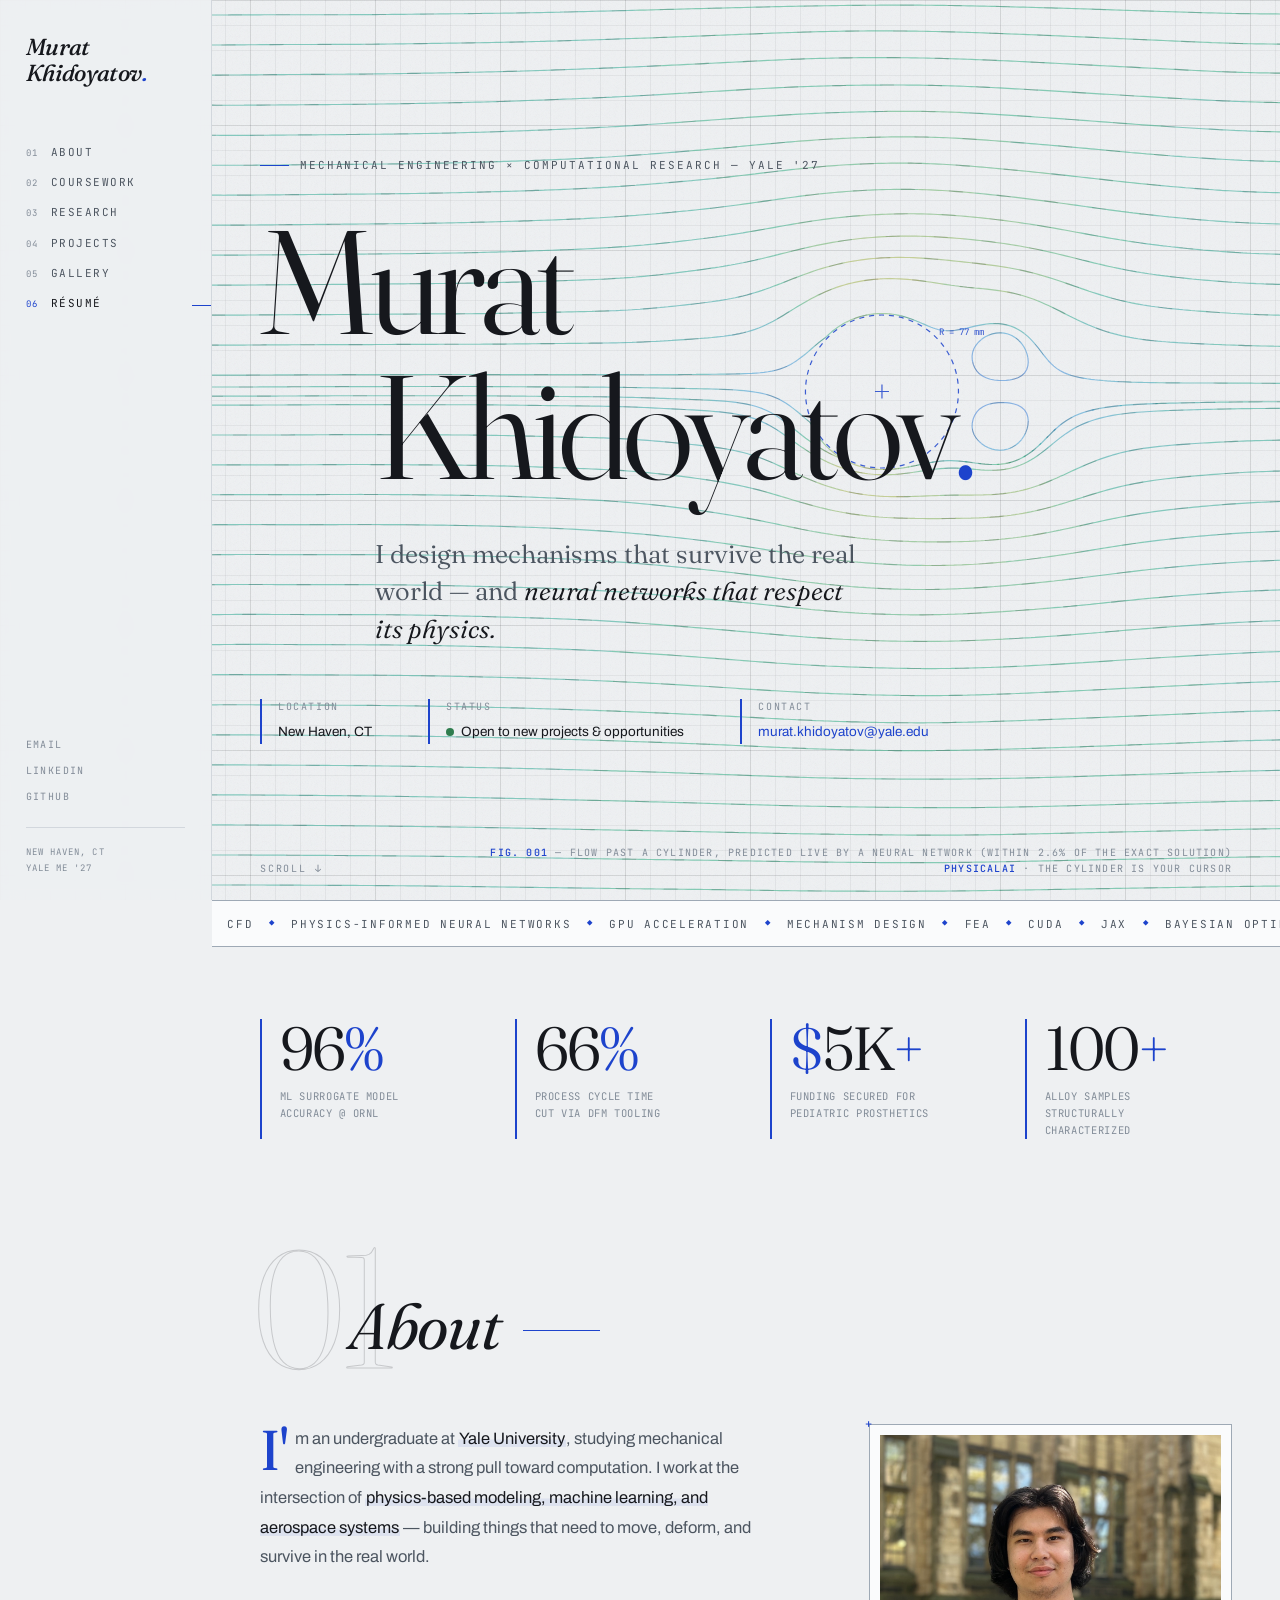
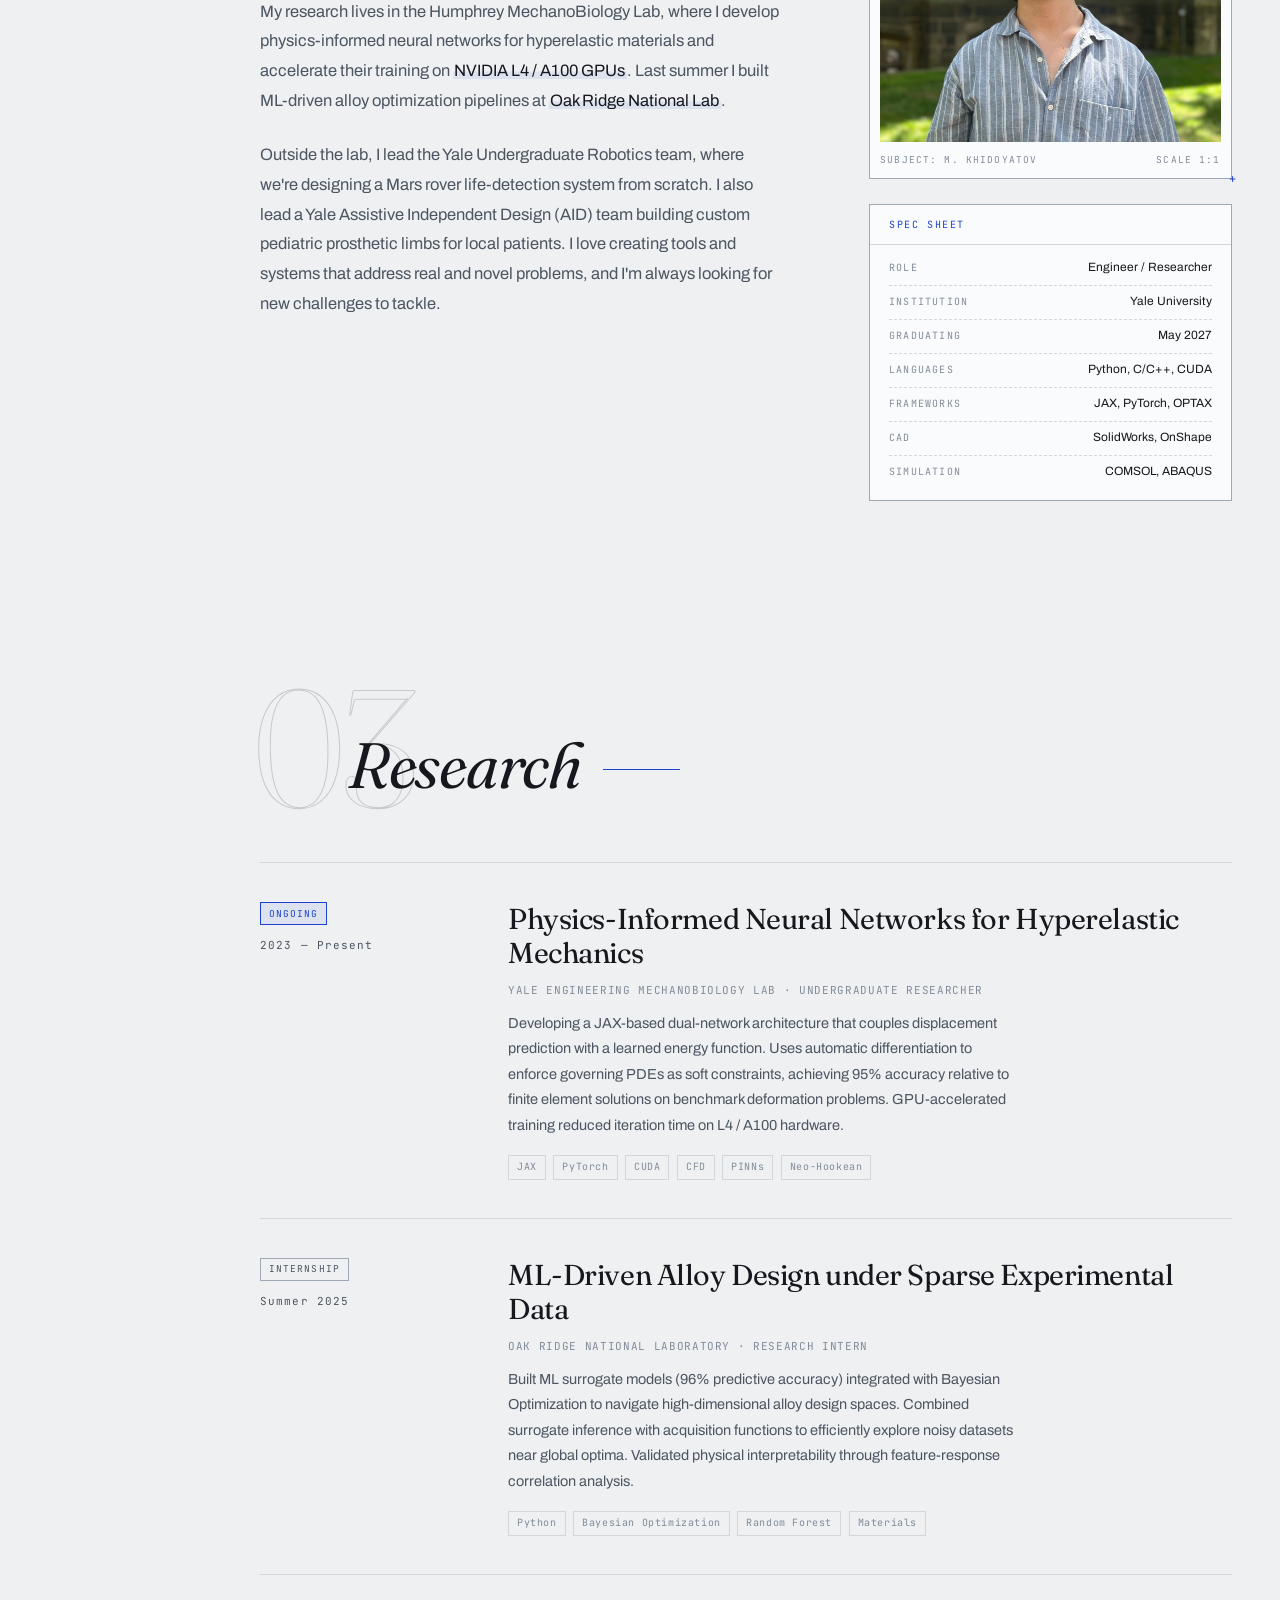
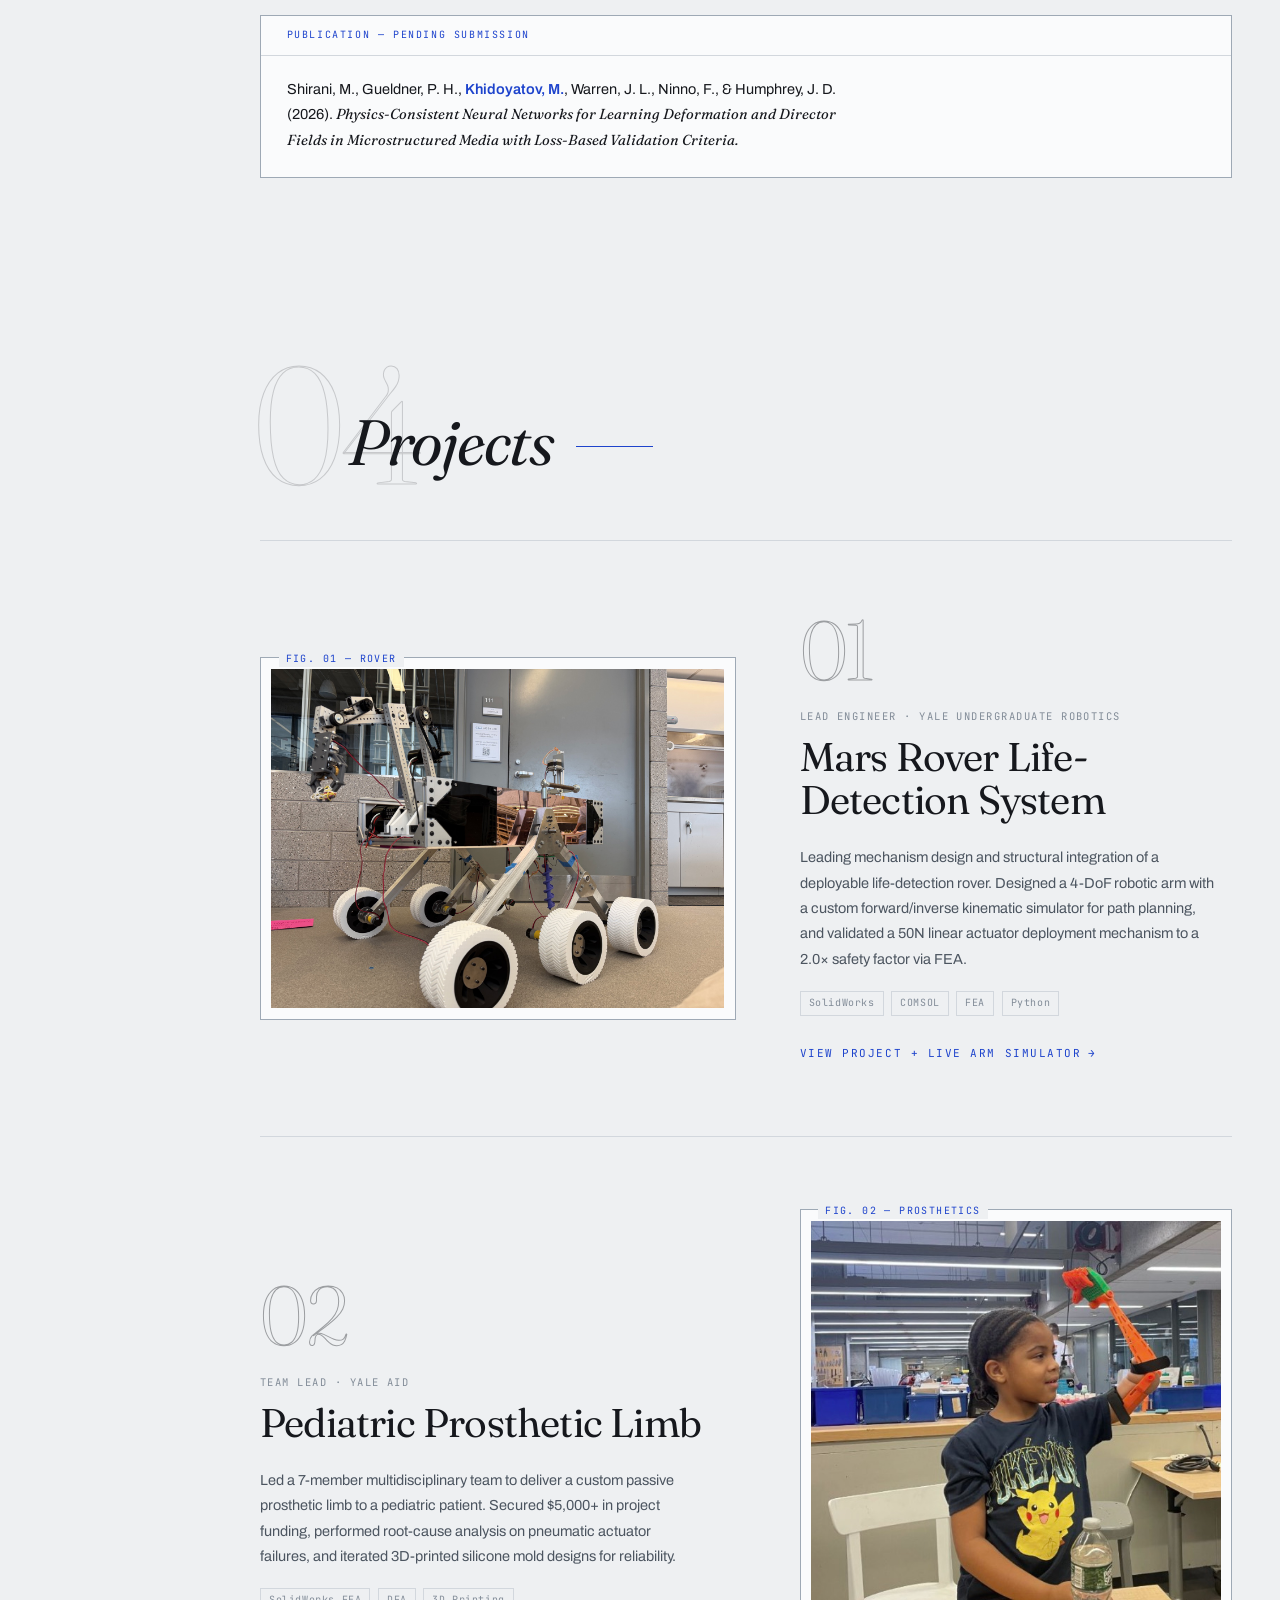
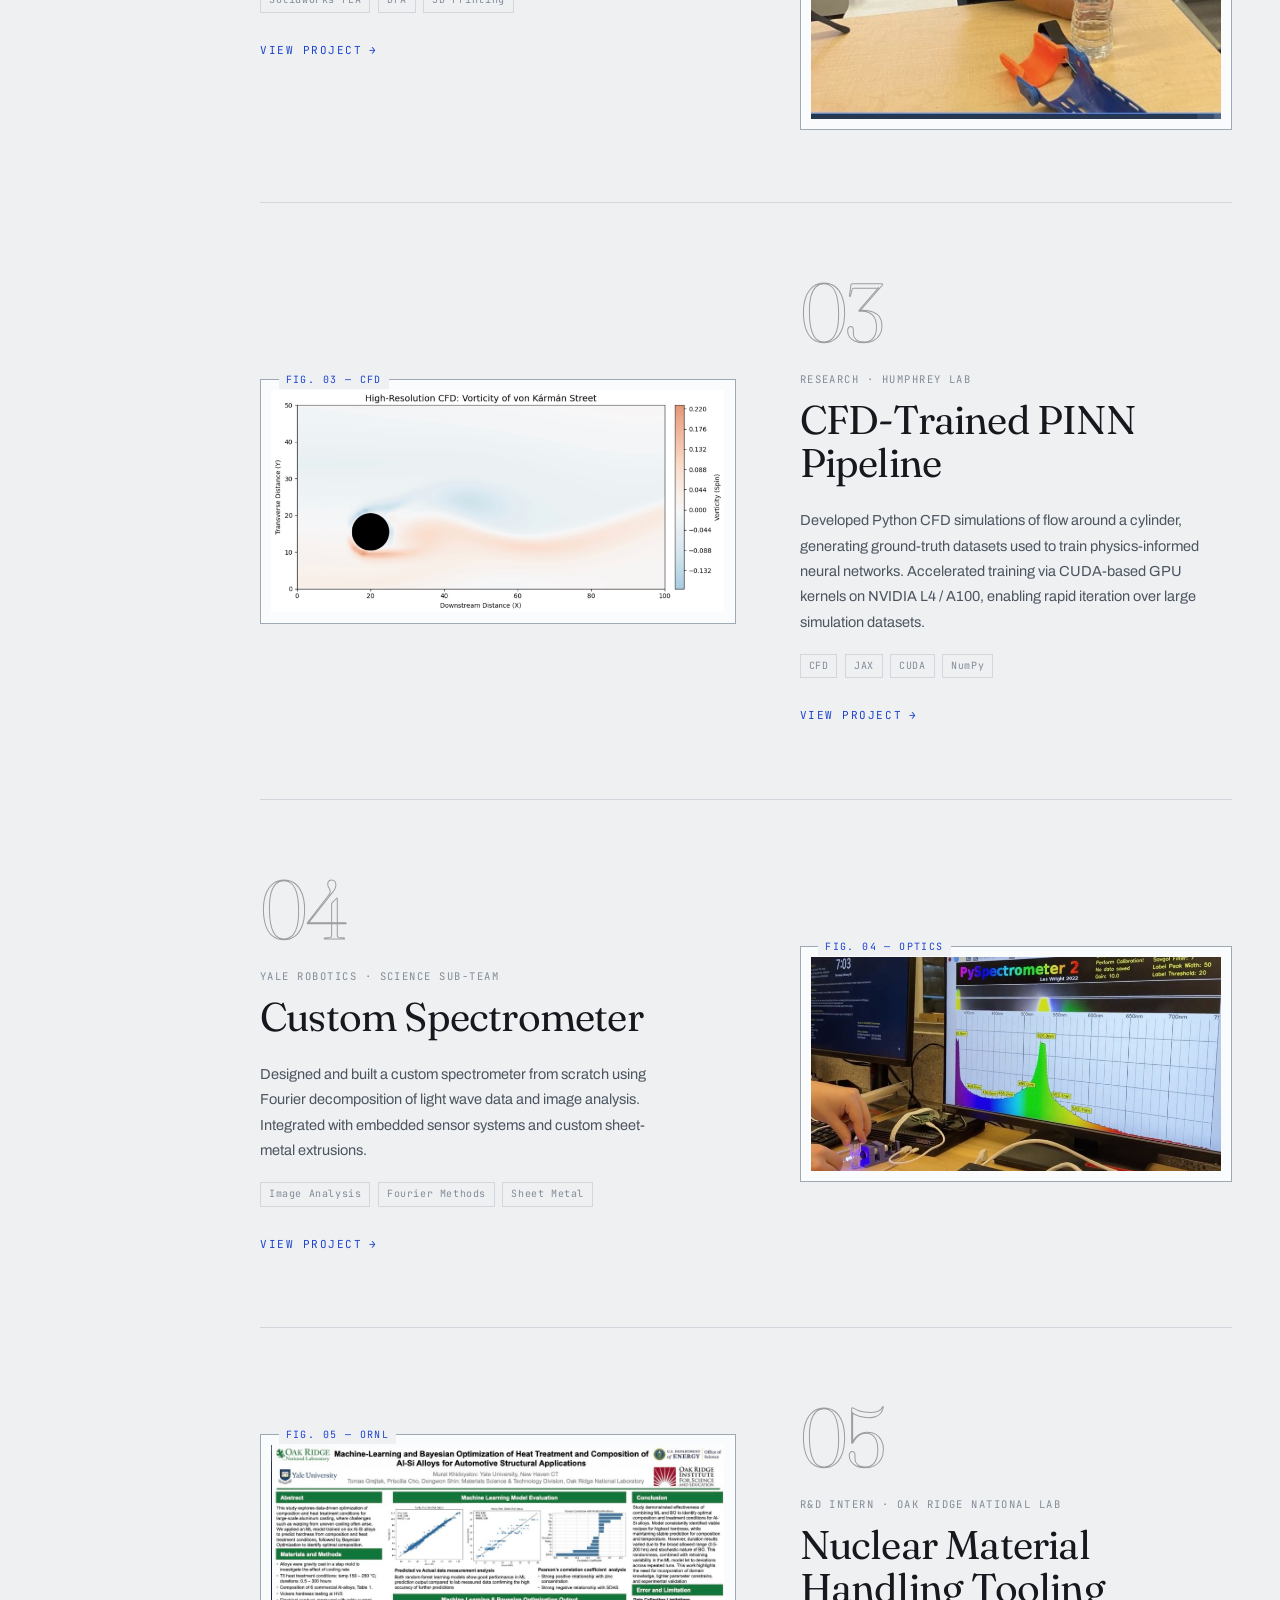
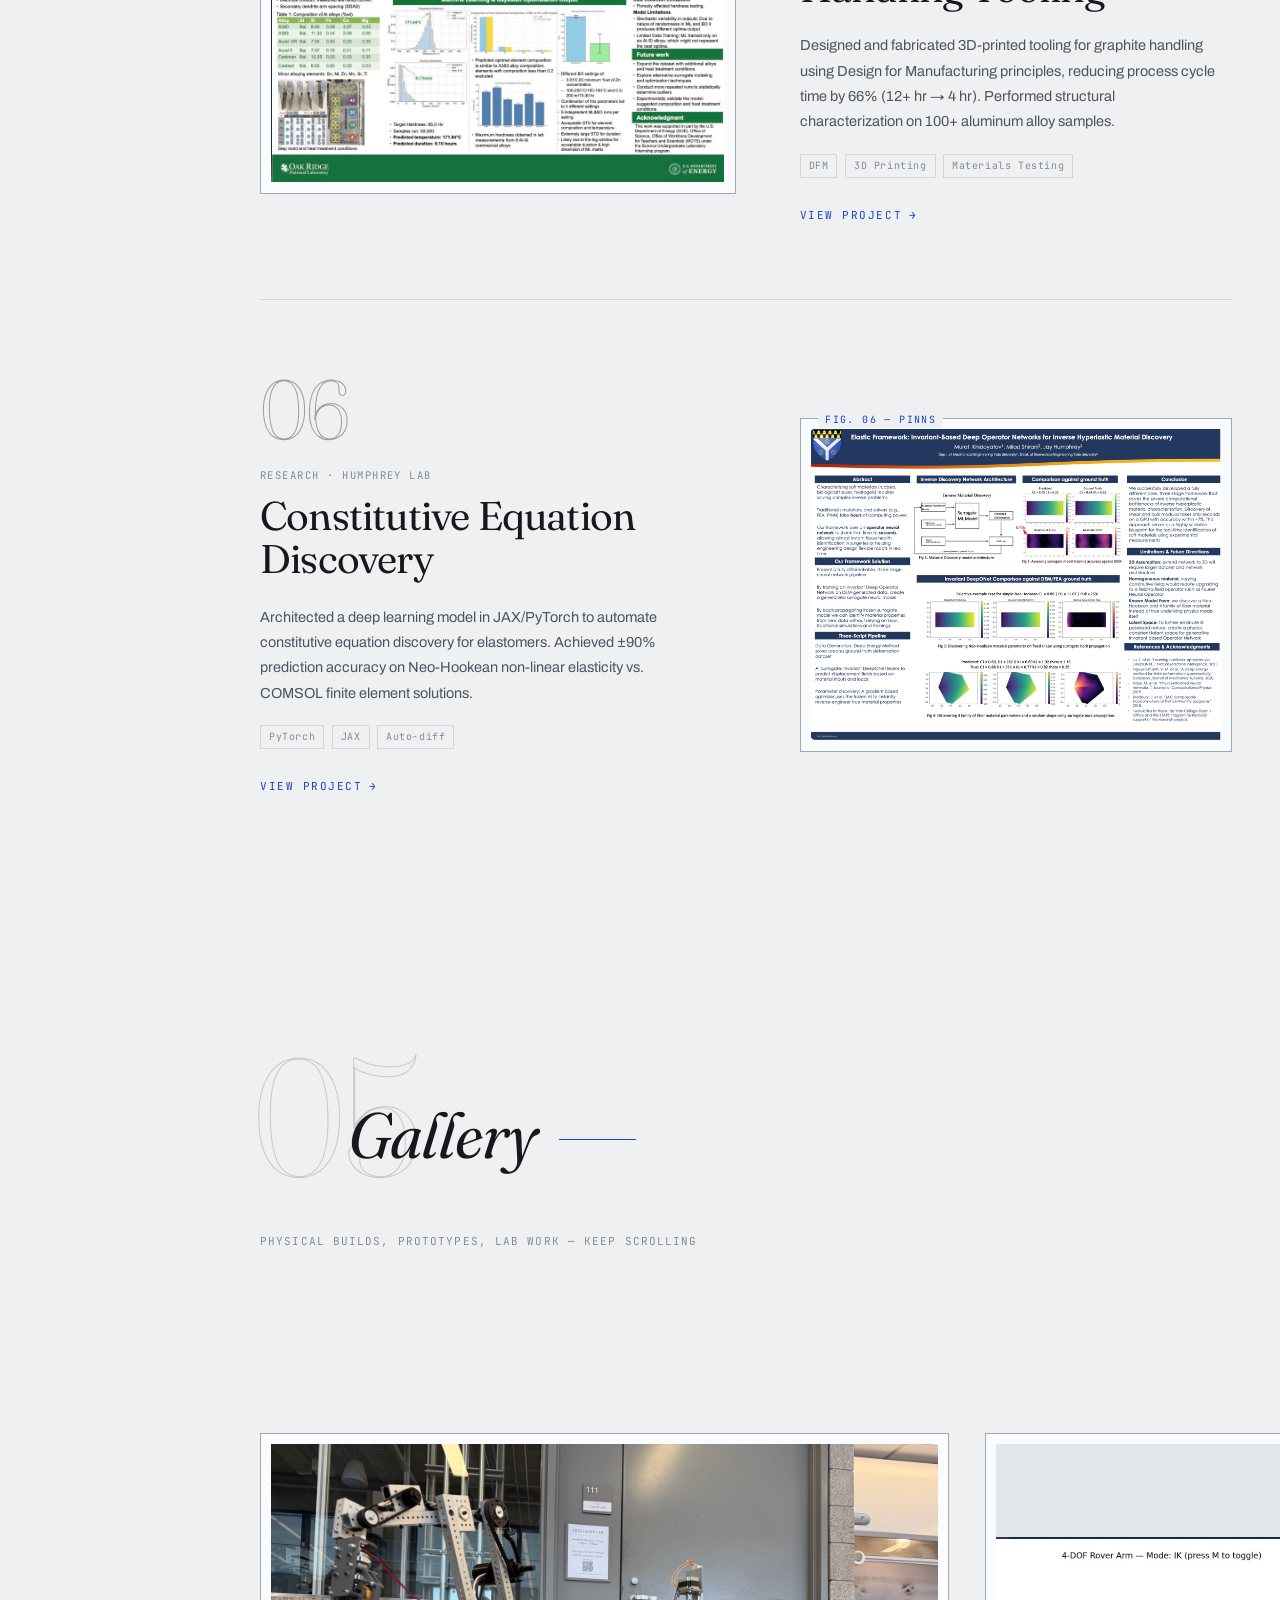
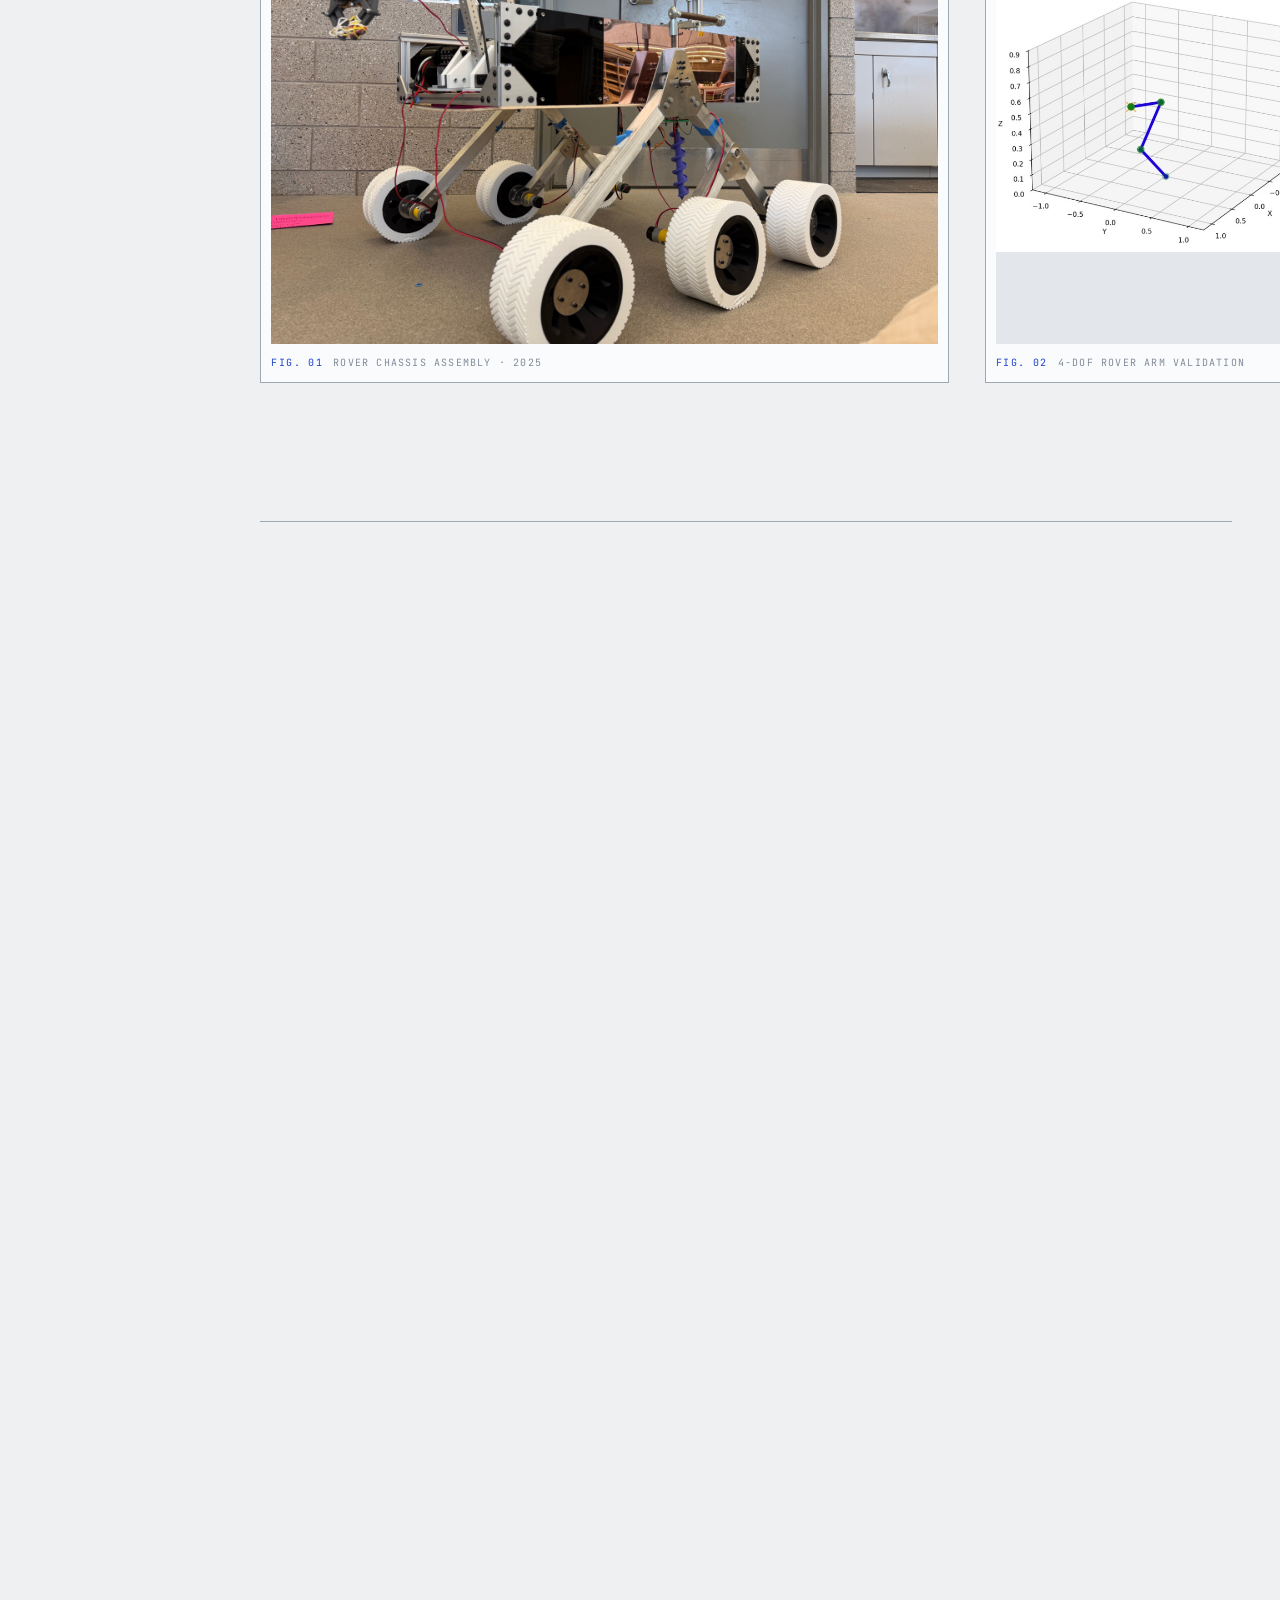
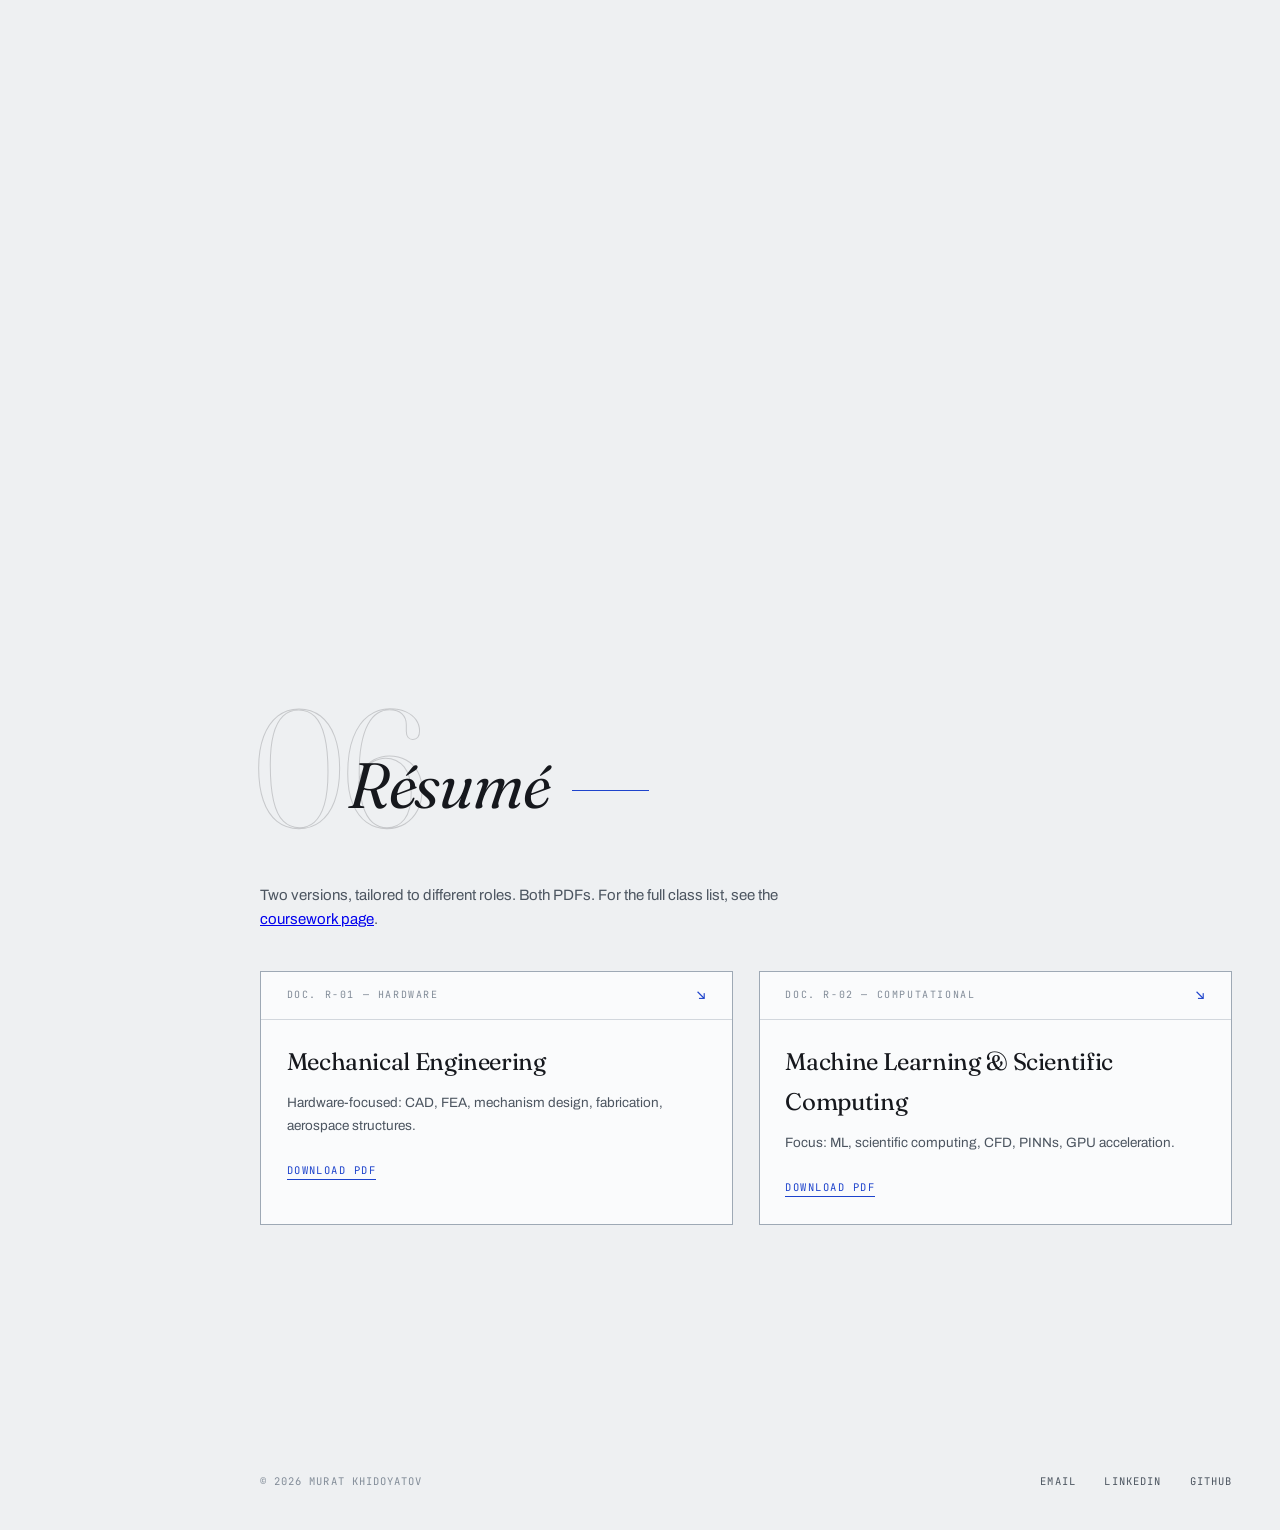
<file: index.html>
<!DOCTYPE html>
<html lang="en">
<head>
  <meta charset="UTF-8" />
  <meta name="viewport" content="width=device-width, initial-scale=1.0" />
  <meta name="description" content="Murat Khidoyatov — Mechanical Engineer & Computational Researcher at Yale University." />
  <title>Murat Khidoyatov — Engineer & Researcher</title>

  <link rel="preconnect" href="https://fonts.googleapis.com" />
  <link rel="preconnect" href="https://fonts.gstatic.com" crossorigin />
  <link href="https://fonts.googleapis.com/css2?family=Fraunces:ital,opsz,wght@0,9..144,300..700;1,9..144,300..700&family=Archivo:wght@400;500;600&family=JetBrains+Mono:wght@400;500&display=swap" rel="stylesheet" />

  <link rel="stylesheet" href="styles.css" />
  <link rel="icon" type="image/png" href="favicon.png" />
  <link rel="apple-touch-icon" href="apple-touch-icon.png" />
  <link rel="canonical" href="https://muratkhid.github.io/MuratKhid/" />

  <!-- Open Graph (iMessage, Facebook, LinkedIn, Slack, Discord) -->
  <meta property="og:type" content="website" />
  <meta property="og:title" content="Murat Khidoyatov — Engineer & Researcher" />
  <meta property="og:description" content="Mechanical engineering meets computational research. Yale '27. CFD, PINNs, GPU acceleration, mechanism design." />
  <meta property="og:image" content="https://muratkhid.github.io/MuratKhid/img/headshot.jpg" />
  <meta property="og:url" content="https://muratkhid.github.io/MuratKhid/" />
  <meta property="og:site_name" content="Murat Khidoyatov" />

  <!-- Twitter / X -->
  <meta name="twitter:card" content="summary_large_image" />
  <meta name="twitter:title" content="Murat Khidoyatov — Engineer & Researcher" />
  <meta name="twitter:description" content="Mechanical engineering meets computational research. Yale '27." />
  <meta name="twitter:image" content="https://muratkhid.github.io/MuratKhid/img/headshot.jpg" />

  <!-- Structured data -->
  <script type="application/ld+json">
  {
    "@context": "https://schema.org",
    "@graph": [
      {
        "@type": "Person",
        "@id": "https://muratkhid.github.io/MuratKhid/#person",
        "name": "Murat Khidoyatov",
        "url": "https://muratkhid.github.io/MuratKhid/",
        "image": "https://muratkhid.github.io/MuratKhid/img/headshot.jpg",
        "jobTitle": "Mechanical Engineer & Computational Researcher",
        "affiliation": {
          "@type": "CollegeOrUniversity",
          "name": "Yale University"
        },
        "email": "mailto:murat.khidoyatov@yale.edu",
        "sameAs": [
          "https://www.linkedin.com/in/muratkhid",
          "https://github.com/muratkhid"
        ],
        "knowsAbout": [
          "Computational Fluid Dynamics (CFD)",
          "Physics-Informed Neural Networks",
          "GPU Acceleration",
          "Mechanism Design",
          "Finite Element Analysis (FEA)",
          "CUDA",
          "JAX",
          "PyTorch",
          "Python",
          "C/C++",
          "Bayesian Optimization",
          "SolidWorks",
          "Aerospace Structures",
          "3D Printing"
        ]
      },
      {
        "@type": "WebSite",
        "@id": "https://muratkhid.github.io/MuratKhid/#website",
        "name": "Murat Khidoyatov — Engineer & Researcher",
        "url": "https://muratkhid.github.io/MuratKhid/",
        "author": {
          "@id": "https://muratkhid.github.io/MuratKhid/#person"
        },
        "inLanguage": "en"
      },
      {
        "@type": "ProfilePage",
        "@id": "https://muratkhid.github.io/MuratKhid/#profilepage",
        "url": "https://muratkhid.github.io/MuratKhid/",
        "isPartOf": {
          "@id": "https://muratkhid.github.io/MuratKhid/#website"
        },
        "mainEntity": {
          "@id": "https://muratkhid.github.io/MuratKhid/#person"
        }
      }
    ]
  }
  </script>
</head>
<body>
  <!-- Background layers -->
  <div class="grid-bg" aria-hidden="true"></div>
  <div class="noise" aria-hidden="true"></div>

  <!-- Left navigation rail (desktop) -->
  <aside class="rail">
    <a href="#" class="rail__brand">Murat<br />Khidoyatov<span>.</span></a>
    <nav class="rail__nav" id="railNav" aria-label="Sections">
      <a class="rail__link" href="#about"><i>01</i>About</a>
      <a class="rail__link" href="coursework.html"><i>02</i>Coursework</a>
      <a class="rail__link" href="#research"><i>03</i>Research</a>
      <a class="rail__link" href="#projects"><i>04</i>Projects</a>
      <a class="rail__link" href="#gallery"><i>05</i>Gallery</a>
      <a class="rail__link" href="#resume"><i>06</i>Résumé</a>
    </nav>
    <div class="rail__foot">
      <a href="mailto:murat.khidoyatov@yale.edu">Email</a>
      <a href="https://www.linkedin.com/in/muratkhid" target="_blank" rel="noopener">LinkedIn</a>
      <a href="https://github.com/muratkhid" target="_blank" rel="noopener">GitHub</a>
    </div>
    <p class="rail__note">New Haven, CT<br />Yale ME '27</p>
    <span class="rail__progress" id="railProgress" aria-hidden="true"></span>
  </aside>

  <!-- Slim top bar (mobile) -->
  <header class="mbar">
    <a href="#" class="mbar__brand">Murat Khidoyatov<span>.</span></a>
    <button class="nav__burger" id="navBurger" aria-label="Open menu" aria-expanded="false">
      <span></span><span></span><span></span>
    </button>
  </header>

  <!-- Mobile menu -->
  <nav class="mobile-menu" id="mobileMenu" aria-hidden="true">
    <a href="#about">About</a>
    <a href="coursework.html">Coursework</a>
    <a href="#research">Research</a>
    <a href="#projects">Projects</a>
    <a href="#gallery">Gallery</a>
    <a href="#resume">Résumé</a>
  </nav>

  <!-- HERO -->
  <section class="hero">
    <canvas class="hero__canvas" id="flowCanvas" aria-hidden="true"></canvas>

    <div class="hero__inner">
      <p class="hero__label">Mechanical Engineering × Computational Research — Yale '27</p>

      <h1 class="hero__title">
        <span class="title__row">Murat</span>
        <span class="title__row">Khidoyatov<span class="title__dot">.</span></span>
      </h1>

      <p class="hero__tag">
        I design mechanisms that survive the real world —
        and <em>neural networks that respect its physics.</em>
      </p>

      <div class="hero__meta">
        <div class="meta__col">
          <span class="meta__label">Location</span>
          <span class="meta__value">New Haven, CT</span>
        </div>
        <div class="meta__col">
          <span class="meta__label">Status</span>
          <span class="meta__value"><span class="pulse"></span>Open to new projects &amp; opportunities</span>
        </div>
        <div class="meta__col">
          <span class="meta__label">Contact</span>
          <a class="meta__value meta__link" href="mailto:murat.khidoyatov@yale.edu">murat.khidoyatov@yale.edu</a>
        </div>
      </div>
    </div>

    <span class="hero__scroll">Scroll ↓</span>
    <p class="hero__fig">
      <strong>Fig. 001</strong> — flow past a cylinder, colored by local speed<br />
      <strong>PhysicalAI</strong> · the cylinder is your cursor
    </p>
  </section>

  <!-- MARQUEE -->
  <div class="marquee" aria-hidden="true">
    <div class="marquee__track">
      <div class="marquee__seq">
        <span>CFD</span><i>◆</i><span>Physics-Informed Neural Networks</span><i>◆</i><span>GPU Acceleration</span><i>◆</i><span>Mechanism Design</span><i>◆</i><span>FEA</span><i>◆</i><span>CUDA</span><i>◆</i><span>JAX</span><i>◆</i><span>Bayesian Optimization</span><i>◆</i><span>SolidWorks</span><i>◆</i><span>Aerospace Structures</span><i>◆</i><span>3D Printing</span><i>◆</i>
      </div>
      <div class="marquee__seq">
        <span>CFD</span><i>◆</i><span>Physics-Informed Neural Networks</span><i>◆</i><span>GPU Acceleration</span><i>◆</i><span>Mechanism Design</span><i>◆</i><span>FEA</span><i>◆</i><span>CUDA</span><i>◆</i><span>JAX</span><i>◆</i><span>Bayesian Optimization</span><i>◆</i><span>SolidWorks</span><i>◆</i><span>Aerospace Structures</span><i>◆</i><span>3D Printing</span><i>◆</i>
      </div>
    </div>
  </div>

  <!-- IMPACT METRICS -->
  <section class="stats" aria-label="Impact metrics">
    <div class="stats__grid">
      <div class="stat">
        <span class="stat__value"><span class="stat__num" data-count="96">0</span><span class="stat__unit">%</span></span>
        <span class="stat__label">ML surrogate model accuracy @ ORNL</span>
      </div>
      <div class="stat">
        <span class="stat__value"><span class="stat__num" data-count="66">0</span><span class="stat__unit">%</span></span>
        <span class="stat__label">Process cycle time cut via DFM tooling</span>
      </div>
      <div class="stat">
        <span class="stat__value"><span class="stat__unit">$</span><span class="stat__num" data-count="5">0</span>K<span class="stat__unit">+</span></span>
        <span class="stat__label">Funding secured for pediatric prosthetics</span>
      </div>
      <div class="stat">
        <span class="stat__value"><span class="stat__num" data-count="100">0</span><span class="stat__unit">+</span></span>
        <span class="stat__label">Alloy samples structurally characterized</span>
      </div>
    </div>
  </section>

  <!-- ABOUT -->
  <section class="section" id="about">
    <div class="section__head">
      <span class="section__index" aria-hidden="true">01</span>
      <h2 class="section__title">About</h2>
    </div>

    <div class="about__grid">
      <div class="about__text">
        <p>
          I'm an undergraduate at <span class="hl">Yale University</span>, studying
          mechanical engineering with a strong pull toward computation. I work at the
          intersection of <span class="hl">physics-based modeling, machine learning,
          and aerospace systems</span> — building things that need to move, deform,
          and survive in the real world.
        </p>
        <p>
          My research lives in the Humphrey MechanoBiology Lab,
          where I develop physics-informed neural networks for hyperelastic
          materials and accelerate their training on
          <span class="hl">NVIDIA L4 / A100 GPUs</span>. Last summer I built ML-driven
          alloy optimization pipelines at <span class="hl">Oak Ridge National Lab</span>.
        </p>
        <p>
          Outside the lab, I lead the Yale Undergraduate Robotics team, where we're
          designing a Mars rover life-detection system from scratch. I also lead a
          Yale Assistive Independent Design (AID) team building custom pediatric
          prosthetic limbs for local patients. I love creating tools and systems that
          address real and novel problems, and I'm always looking for new challenges
          to tackle.
        </p>
      </div>

      <aside class="about__side">
        <figure class="about__figure">
          <img src="img/headshot.jpg" alt="Portrait of Murat Khidoyatov" loading="lazy" />
          <figcaption>
            <span>Subject: M. Khidoyatov</span>
            <span>Scale 1:1</span>
          </figcaption>
        </figure>

        <div class="about__card">
          <div class="about__card-head">Spec Sheet</div>
          <div class="about__card-body">
            <div class="card__row"><span>role</span><span>Engineer / Researcher</span></div>
            <div class="card__row"><span>institution</span><span>Yale University</span></div>
            <div class="card__row"><span>graduating</span><span>May 2027</span></div>
            <div class="card__row"><span>languages</span><span>Python, C/C++, CUDA</span></div>
            <div class="card__row"><span>frameworks</span><span>JAX, PyTorch, OPTAX</span></div>
            <div class="card__row"><span>cad</span><span>SolidWorks, OnShape</span></div>
            <div class="card__row"><span>simulation</span><span>COMSOL, ABAQUS</span></div>
          </div>
        </div>
      </aside>
    </div>
  </section>

  <!-- RESEARCH & PUBLICATIONS -->
  <section class="section" id="research">
    <div class="section__head">
      <span class="section__index" aria-hidden="true">03</span>
      <h2 class="section__title">Research</h2>
    </div>

    <div class="research__list">
      <article class="research__item">
        <div class="research__meta">
          <span class="tag tag--active">Ongoing</span>
          <span class="research__date">2023 — Present</span>
        </div>
        <div class="research__content">
          <h3 class="research__title">Physics-Informed Neural Networks for Hyperelastic Mechanics</h3>
          <p class="research__org">Yale Engineering MechanoBiology Lab · Undergraduate Researcher</p>
          <p class="research__body">
            Developing a JAX-based dual-network architecture that couples displacement
            prediction with a learned energy function. Uses automatic differentiation
            to enforce governing PDEs as soft constraints, achieving 95% accuracy
            relative to finite element solutions on benchmark deformation problems.
            GPU-accelerated training reduced iteration time on L4 / A100 hardware.
          </p>
          <div class="research__tech">
            <span>JAX</span><span>PyTorch</span><span>CUDA</span><span>CFD</span><span>PINNs</span><span>Neo-Hookean</span>
          </div>
        </div>
      </article>

      <article class="research__item">
        <div class="research__meta">
          <span class="tag">Internship</span>
          <span class="research__date">Summer 2025</span>
        </div>
        <div class="research__content">
          <h3 class="research__title">ML-Driven Alloy Design under Sparse Experimental Data</h3>
          <p class="research__org">Oak Ridge National Laboratory · Research Intern</p>
          <p class="research__body">
            Built ML surrogate models (96% predictive accuracy) integrated with
            Bayesian Optimization to navigate high-dimensional alloy design spaces.
            Combined surrogate inference with acquisition functions to efficiently
            explore noisy datasets near global optima. Validated physical
            interpretability through feature-response correlation analysis.
          </p>
          <div class="research__tech">
            <span>Python</span><span>Bayesian Optimization</span><span>Random Forest</span><span>Materials</span>
          </div>
        </div>
      </article>
    </div>

    <div class="publication">
      <div class="publication__label">Publication — Pending Submission</div>
      <p class="publication__cite">
        Shirani, M., Gueldner, P. H., <strong>Khidoyatov, M.</strong>, Warren, J. L.,
        Ninno, F., &amp; Humphrey, J. D. (2026).
        <em>Physics-Consistent Neural Networks for Learning Deformation and Director
        Fields in Microstructured Media with Loss-Based Validation Criteria.</em>
      </p>
    </div>
  </section>

  <!-- PROJECTS -->
  <section class="section" id="projects">
    <div class="section__head">
      <span class="section__index" aria-hidden="true">04</span>
      <h2 class="section__title">Projects</h2>
    </div>

    <article class="prow">
      <a href="projects/mars-rover.html" class="prow__media">
        <span class="prow__imgwrap"><img src="img/rover-deployment.jpg" alt="Mars rover chassis assembly" loading="lazy" /></span>
        <span class="prow__fig">Fig. 01 — Rover</span>
      </a>
      <div class="prow__info">
        <div class="prow__index">01</div>
        <p class="prow__role">Lead Engineer · Yale Undergraduate Robotics</p>
        <h3 class="prow__title"><a href="projects/mars-rover.html">Mars Rover Life-Detection System</a></h3>
        <p class="prow__body">
          Leading mechanism design and structural integration of a deployable
          life-detection rover. Designed a 4-DoF robotic arm with a custom
          forward/inverse kinematic simulator for path planning, and validated a
          50N linear actuator deployment mechanism to a 2.0× safety factor via FEA.
        </p>
        <div class="prow__tech">
          <span>SolidWorks</span><span>COMSOL</span><span>FEA</span><span>Python</span>
        </div>
        <a href="projects/mars-rover.html" class="prow__link">View project + live arm simulator</a>
      </div>
    </article>

    <article class="prow">
      <a href="projects/prosthetics.html" class="prow__media">
        <span class="prow__imgwrap"><img src="img/prosthetic-glove.jpg" alt="Pediatric prosthetic limb prototype" loading="lazy" /></span>
        <span class="prow__fig">Fig. 02 — Prosthetics</span>
      </a>
      <div class="prow__info">
        <div class="prow__index">02</div>
        <p class="prow__role">Team Lead · Yale AID</p>
        <h3 class="prow__title"><a href="projects/prosthetics.html">Pediatric Prosthetic Limb</a></h3>
        <p class="prow__body">
          Led a 7-member multidisciplinary team to deliver a custom passive
          prosthetic limb to a pediatric patient. Secured $5,000+ in project
          funding, performed root-cause analysis on pneumatic actuator failures,
          and iterated 3D-printed silicone mold designs for reliability.
        </p>
        <div class="prow__tech">
          <span>SolidWorks FEA</span><span>DFA</span><span>3D Printing</span>
        </div>
        <a href="projects/prosthetics.html" class="prow__link">View project</a>
      </div>
    </article>

    <article class="prow">
      <a href="projects/research.html" class="prow__media">
        <span class="prow__imgwrap"><img src="img/flow-CFD.jpg" alt="CFD simulation of flow around a cylinder" loading="lazy" /></span>
        <span class="prow__fig">Fig. 03 — CFD</span>
      </a>
      <div class="prow__info">
        <div class="prow__index">03</div>
        <p class="prow__role">Research · Humphrey Lab</p>
        <h3 class="prow__title"><a href="projects/research.html">CFD-Trained PINN Pipeline</a></h3>
        <p class="prow__body">
          Developed Python CFD simulations of flow around a cylinder, generating
          ground-truth datasets used to train physics-informed neural networks.
          Accelerated training via CUDA-based GPU kernels on NVIDIA L4 / A100,
          enabling rapid iteration over large simulation datasets.
        </p>
        <div class="prow__tech">
          <span>CFD</span><span>JAX</span><span>CUDA</span><span>NumPy</span>
        </div>
        <a href="projects/research.html" class="prow__link">View project</a>
      </div>
    </article>

    <article class="prow">
      <a href="projects/spectrometer.html" class="prow__media">
        <span class="prow__imgwrap"><img src="img/spectrometer.jpg" alt="Custom spectrometer build" loading="lazy" /></span>
        <span class="prow__fig">Fig. 04 — Optics</span>
      </a>
      <div class="prow__info">
        <div class="prow__index">04</div>
        <p class="prow__role">Yale Robotics · Science Sub-team</p>
        <h3 class="prow__title"><a href="projects/spectrometer.html">Custom Spectrometer</a></h3>
        <p class="prow__body">
          Designed and built a custom spectrometer from scratch using Fourier
          decomposition of light wave data and image analysis. Integrated with
          embedded sensor systems and custom sheet-metal extrusions.
        </p>
        <div class="prow__tech">
          <span>Image Analysis</span><span>Fourier Methods</span><span>Sheet Metal</span>
        </div>
        <a href="projects/spectrometer.html" class="prow__link">View project</a>
      </div>
    </article>

    <article class="prow">
      <a href="projects/ornl.html" class="prow__media">
        <span class="prow__imgwrap"><img src="img/ornl-lab.jpg" alt="Oak Ridge National Lab research" loading="lazy" /></span>
        <span class="prow__fig">Fig. 05 — ORNL</span>
      </a>
      <div class="prow__info">
        <div class="prow__index">05</div>
        <p class="prow__role">R&amp;D Intern · Oak Ridge National Lab</p>
        <h3 class="prow__title"><a href="projects/ornl.html">Nuclear Material Handling Tooling</a></h3>
        <p class="prow__body">
          Designed and fabricated 3D-printed tooling for graphite handling using
          Design for Manufacturing principles, reducing process cycle time by
          66% (12+ hr → 4 hr). Performed structural characterization on 100+
          aluminum alloy samples.
        </p>
        <div class="prow__tech">
          <span>DFM</span><span>3D Printing</span><span>Materials Testing</span>
        </div>
        <a href="projects/ornl.html" class="prow__link">View project</a>
      </div>
    </article>

    <article class="prow">
      <a href="projects/research.html" class="prow__media">
        <span class="prow__imgwrap"><img src="img/pinn-results.jpg" alt="PINN material prediction results" loading="lazy" /></span>
        <span class="prow__fig">Fig. 06 — PINNs</span>
      </a>
      <div class="prow__info">
        <div class="prow__index">06</div>
        <p class="prow__role">Research · Humphrey Lab</p>
        <h3 class="prow__title"><a href="projects/research.html">Constitutive Equation Discovery</a></h3>
        <p class="prow__body">
          Architected a deep learning model in JAX/PyTorch to automate constitutive
          equation discovery for elastomers. Achieved ±90% prediction accuracy on
          Neo-Hookean non-linear elasticity vs. COMSOL finite element solutions.
        </p>
        <div class="prow__tech">
          <span>PyTorch</span><span>JAX</span><span>Auto-diff</span>
        </div>
        <a href="projects/research.html" class="prow__link">View project</a>
      </div>
    </article>
  </section>

  <!-- GALLERY -->
  <section class="section section--gallery" id="gallery">
    <div class="section__head">
      <span class="section__index" aria-hidden="true">05</span>
      <h2 class="section__title">Gallery</h2>
    </div>

    <p class="gallery__hint">Physical builds, prototypes, lab work — keep scrolling</p>
  </section>

  <!-- Horizontal-scroll-on-vertical-scroll carousel -->
  <section class="hscroll" aria-label="Project gallery carousel">
    <div class="hscroll__sticky">
      <div class="hscroll__track" id="hscrollTrack">
        <figure class="hscroll__slide">
          <img src="img/rover-deployment.jpg" alt="Rover chassis assembly" loading="lazy" />
          <figcaption><span class="cap__num">Fig. 01</span>Rover chassis assembly · 2025</figcaption>
        </figure>
        <figure class="hscroll__slide">
          <img src="img/actuator-test.jpg" alt="4-DOF rover arm test" loading="lazy" />
          <figcaption><span class="cap__num">Fig. 02</span>4-DoF rover arm validation</figcaption>
        </figure>
        <figure class="hscroll__slide">
          <img src="img/spectrometer.jpg" alt="Custom spectrometer build" loading="lazy" />
          <figcaption><span class="cap__num">Fig. 03</span>Custom spectrometer build</figcaption>
        </figure>
        <figure class="hscroll__slide">
          <img src="img/ornl-lab.jpg" alt="Oak Ridge research poster" loading="lazy" />
          <figcaption><span class="cap__num">Fig. 04</span>ORNL — ML alloy optimization</figcaption>
        </figure>
        <figure class="hscroll__slide">
          <img src="img/prosthetic-glove.jpg" alt="Pediatric prosthetic limb" loading="lazy" />
          <figcaption><span class="cap__num">Fig. 05</span>Pediatric prosthetic limb</figcaption>
        </figure>
        <figure class="hscroll__slide">
          <img src="img/flow-CFD.jpg" alt="Simulating flow around a cylinder" loading="lazy" />
          <figcaption><span class="cap__num">Fig. 06</span>Simulating flow around a cylinder</figcaption>
        </figure>
      </div>

      <div class="hscroll__progress">
        <div class="hscroll__progress-fill" id="hscrollProgress"></div>
      </div>
    </div>
  </section>

  <!-- RESUME -->
  <section class="section" id="resume">
    <div class="section__head">
      <span class="section__index" aria-hidden="true">06</span>
      <h2 class="section__title">Résumé</h2>
    </div>

    <p class="resume__intro">
      Two versions, tailored to different roles. Both PDFs.
      For the full class list, see the <a href="coursework.html">coursework page</a>.
    </p>

    <div class="resume__grid">
      <a class="resume__card" href="resume/Murat_Khidoyatov_s_Mechanical_Engineering_Resume.pdf" download>
        <span class="resume__tag">Doc. R-01 — Hardware <span class="resume__icon">↘</span></span>
        <div class="resume__body">
          <h3>Mechanical Engineering</h3>
          <p>Hardware-focused: CAD, FEA, mechanism design, fabrication, aerospace structures.</p>
          <span class="resume__cta">Download PDF</span>
        </div>
      </a>

      <a class="resume__card" href="resume/Murat_Khidoyatov_ML_Resume.pdf" download>
        <span class="resume__tag">Doc. R-02 — Computational <span class="resume__icon">↘</span></span>
        <div class="resume__body">
          <h3>Machine Learning &amp; Scientific Computing</h3>
          <p>Focus: ML, scientific computing, CFD, PINNs, GPU acceleration.</p>
          <span class="resume__cta">Download PDF</span>
        </div>
      </a>
    </div>
  </section>

  <!-- FOOTER — drawing title block -->
  <footer class="footer">
    <div class="tblock">
      <div class="tblock__cell tblock__cell--wide">
        <span class="tblock__title">Murat Khidoyatov — Portfolio</span>
        <span class="tblock__sub">Designed &amp; built by hand · no template</span>
      </div>
      <div class="tblock__cell">
        <span class="tblock__k">Drawn by</span>
        <span class="tblock__v">M.K.</span>
      </div>
      <div class="tblock__cell">
        <span class="tblock__k">Date</span>
        <span class="tblock__v">2026.07</span>
      </div>
      <div class="tblock__cell">
        <span class="tblock__k">Scale</span>
        <span class="tblock__v">NTS</span>
      </div>
      <div class="tblock__cell">
        <span class="tblock__k">Sheet</span>
        <span class="tblock__v">1 / 1</span>
      </div>
    </div>
    <div class="footer__row">
      <span class="footer__sig">© 2026 Murat Khidoyatov</span>
      <div class="footer__links">
        <a href="mailto:murat.khidoyatov@yale.edu">Email</a>
        <a href="https://www.linkedin.com/in/muratkhid" target="_blank" rel="noopener">LinkedIn</a>
        <a href="https://github.com/muratkhid" target="_blank" rel="noopener">GitHub</a>
      </div>
    </div>
  </footer>

  <script src="script.js"></script>
</body>
</html>
</file>
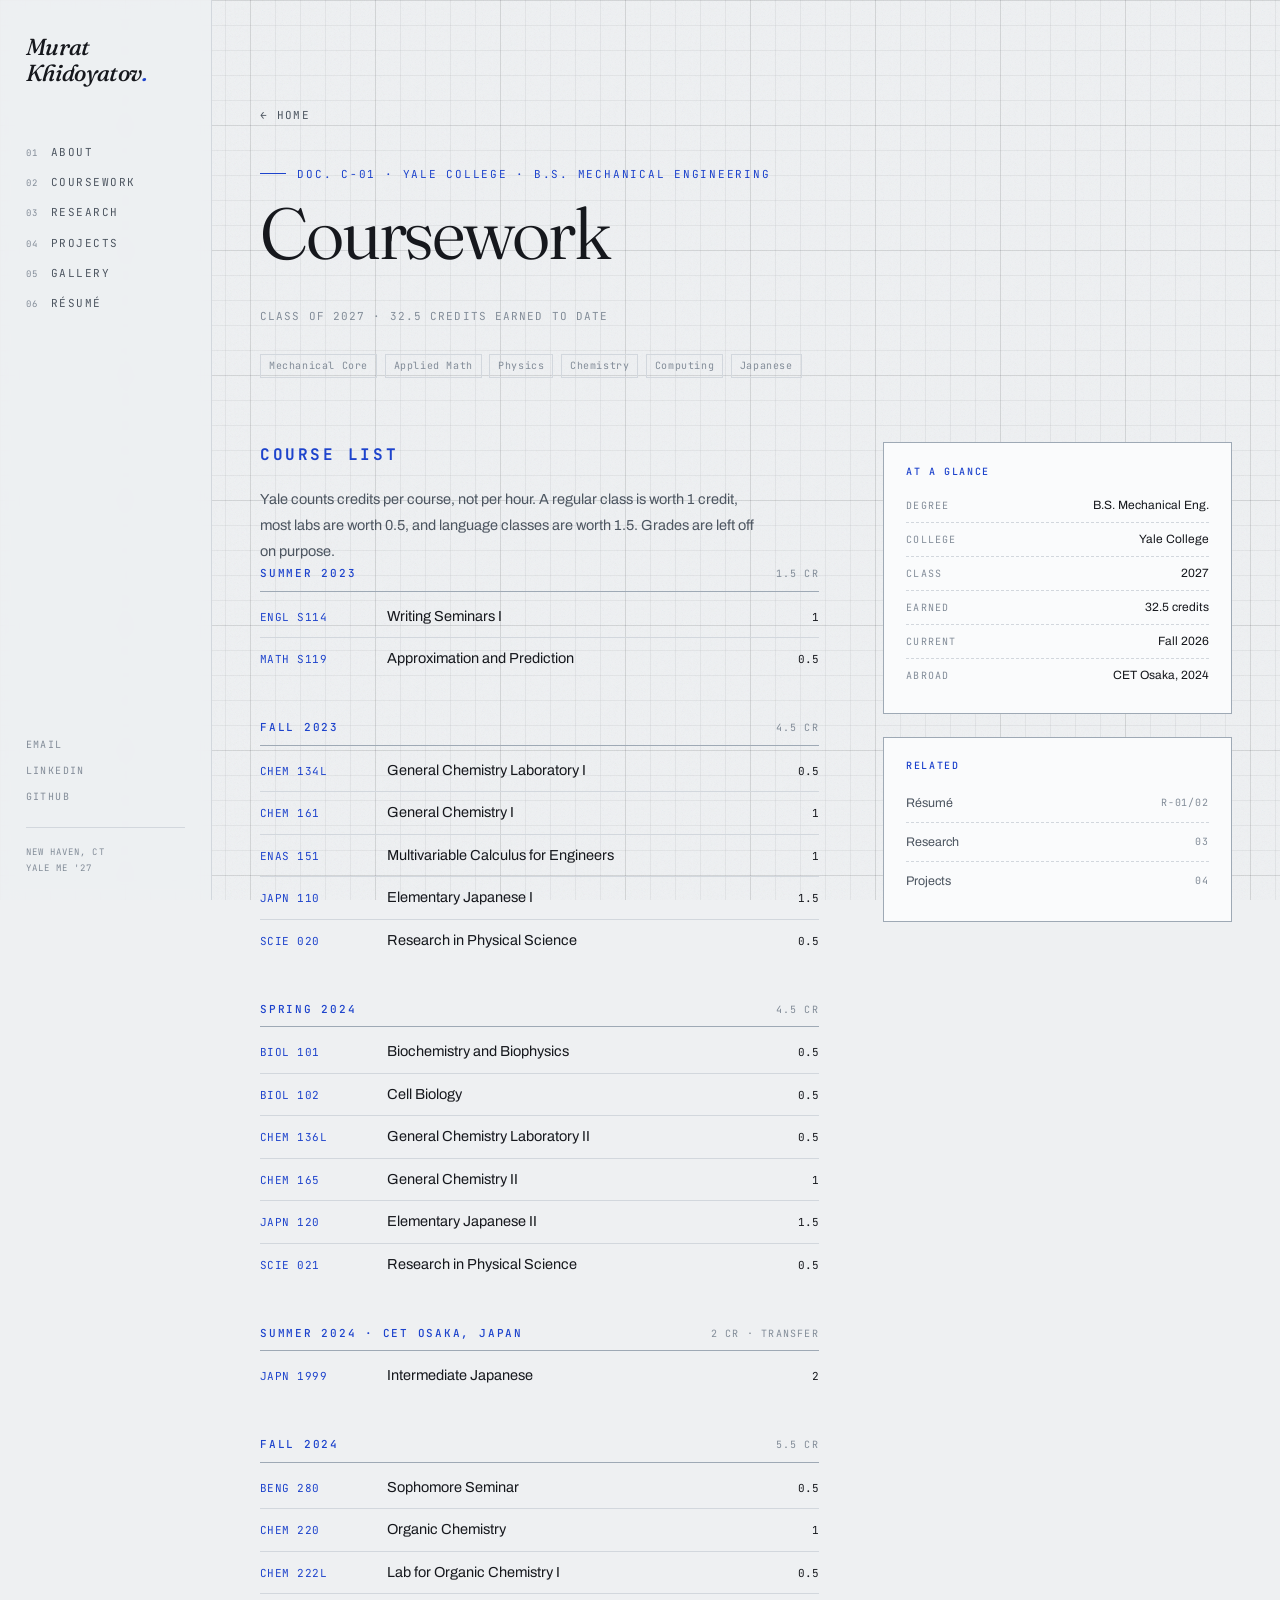
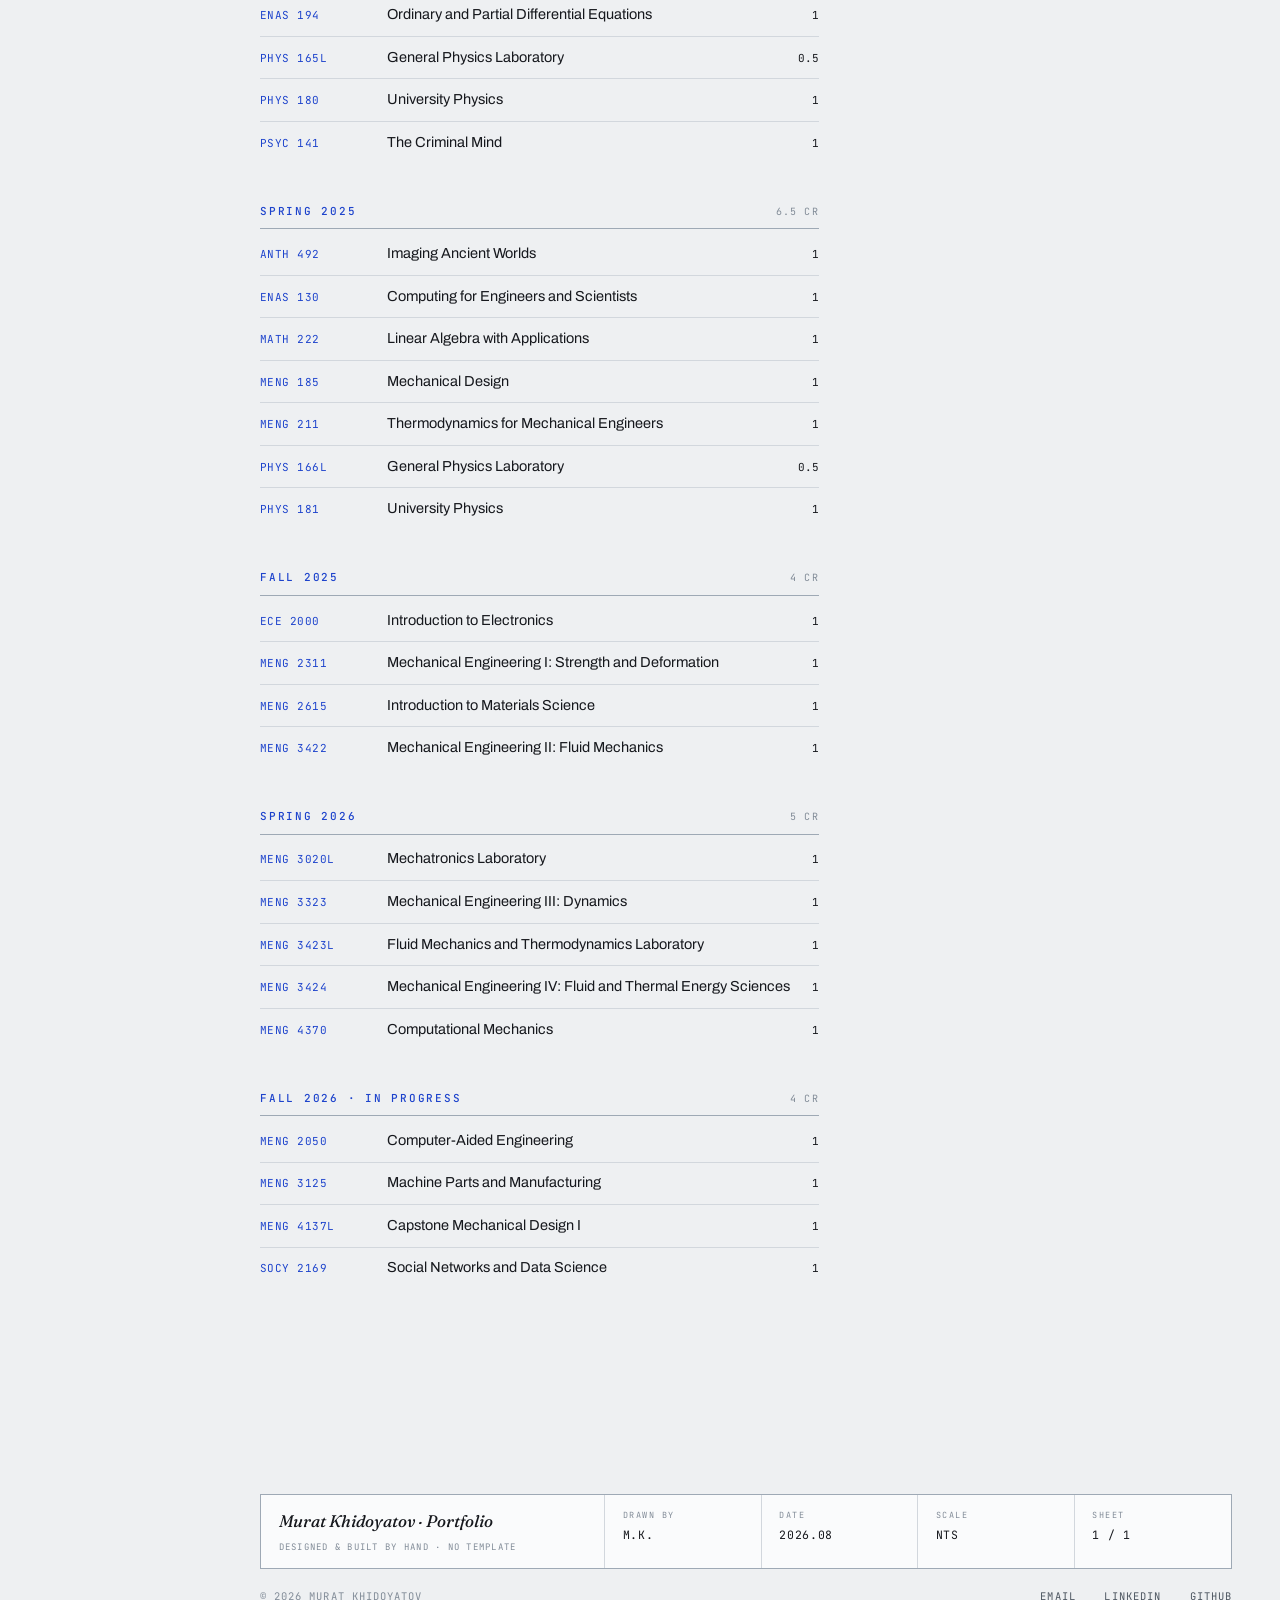
<file: coursework.html>
<!DOCTYPE html>
<html lang="en">
<head>
  <meta charset="UTF-8" />
  <meta name="viewport" content="width=device-width, initial-scale=1.0" />
  <meta name="description" content="Courses Murat Khidoyatov has taken at Yale, term by term, with credit values." />
  <title>Coursework · Murat Khidoyatov</title>

  <link rel="preconnect" href="https://fonts.googleapis.com" />
  <link rel="preconnect" href="https://fonts.gstatic.com" crossorigin />
  <link href="https://fonts.googleapis.com/css2?family=Fraunces:ital,opsz,wght@0,9..144,300..700;1,9..144,300..700&family=Archivo:wght@400;500;600&family=JetBrains+Mono:wght@400;500&display=swap" rel="stylesheet" />
  <link rel="stylesheet" href="styles.css" />
  <link rel="icon" type="image/png" href="favicon.png" />
  <link rel="apple-touch-icon" href="apple-touch-icon.png" />
  <link rel="canonical" href="https://muratkhid.github.io/MuratKhid/coursework.html" />

  <!-- Open Graph -->
  <meta property="og:type" content="website" />
  <meta property="og:title" content="Coursework · Murat Khidoyatov" />
  <meta property="og:description" content="Courses taken at Yale, term by term, with credit values." />
  <meta property="og:image" content="https://muratkhid.github.io/MuratKhid/img/headshot.jpg" />
  <meta property="og:url" content="https://muratkhid.github.io/MuratKhid/coursework.html" />
  <meta property="og:site_name" content="Murat Khidoyatov" />

  <!-- Twitter / X -->
  <meta name="twitter:card" content="summary" />
  <meta name="twitter:title" content="Coursework · Murat Khidoyatov" />
  <meta name="twitter:description" content="Courses taken at Yale, term by term." />
  <meta name="twitter:image" content="https://muratkhid.github.io/MuratKhid/img/headshot.jpg" />

  <style>
    .cw-heading {
      font-size: 16px;
      margin-bottom: 1.1em;
    }

    .cw-note {
      max-width: 62ch;
      color: var(--text-dim);
      margin-bottom: 2.6rem;
    }

    .cw-term { margin-bottom: 2.4rem; }

    .cw-term__head {
      display: flex;
      justify-content: space-between;
      align-items: baseline;
      gap: 1rem;
      border-bottom: 1px solid var(--border-strong);
      padding-bottom: 0.5rem;
      margin-bottom: 0.25rem;
    }

    .cw-term__name {
      font-family: var(--font-mono);
      font-size: 11px;
      font-weight: 500;
      letter-spacing: 0.16em;
      text-transform: uppercase;
      color: var(--accent);
    }

    .cw-term__cr {
      font-family: var(--font-mono);
      font-size: 10px;
      letter-spacing: 0.12em;
      text-transform: uppercase;
      color: var(--text-muted);
      white-space: nowrap;
    }

    .cw-row {
      display: grid;
      grid-template-columns: 7.2em 1fr auto;
      gap: 0.4rem 1.2rem;
      align-items: baseline;
      padding: 0.55rem 0;
      border-bottom: 1px solid var(--border);
    }
    .cw-row:last-child { border-bottom: none; }

    .cw-row__code {
      font-family: var(--font-mono);
      font-size: 11px;
      color: var(--accent);
      letter-spacing: 0.04em;
      white-space: nowrap;
    }

    .cw-row__title {
      font-size: 14.5px;
      color: var(--text);
    }

    .cw-row__cr {
      font-family: var(--font-mono);
      font-size: 11px;
      color: var(--text);
    }

    @media (max-width: 560px) {
      .cw-row { grid-template-columns: 1fr auto; }
      .cw-row__code { grid-column: 1 / -1; padding-top: 0.1rem; }
    }
  </style>
</head>
<body>
  <div class="grid-bg" aria-hidden="true"></div>
  <div class="noise" aria-hidden="true"></div>

  <!-- Left navigation rail (desktop) -->
  <aside class="rail">
    <a href="./" class="rail__brand">Murat<br />Khidoyatov<span>.</span></a>
    <nav class="rail__nav" aria-label="Sections">
      <a class="rail__link" href="./#about"><i>01</i>About</a>
      <a class="rail__link" href="coursework.html"><i>02</i>Coursework</a>
      <a class="rail__link" href="./#research"><i>03</i>Research</a>
      <a class="rail__link" href="./#projects"><i>04</i>Projects</a>
      <a class="rail__link" href="./#gallery"><i>05</i>Gallery</a>
      <a class="rail__link" href="./#resume"><i>06</i>Résumé</a>
    </nav>
    <div class="rail__foot">
      <a href="mailto:murat.khidoyatov@yale.edu">Email</a>
      <a href="https://www.linkedin.com/in/muratkhid" target="_blank" rel="noopener">LinkedIn</a>
      <a href="https://github.com/muratkhid" target="_blank" rel="noopener">GitHub</a>
    </div>
    <p class="rail__note">New Haven, CT<br />Yale ME '27</p>
    <span class="rail__progress" id="railProgress" aria-hidden="true"></span>
  </aside>

  <!-- Slim top bar (mobile) -->
  <header class="mbar">
    <a href="./" class="mbar__brand">Murat Khidoyatov<span>.</span></a>
    <button class="nav__burger" id="navBurger" aria-label="Open menu" aria-expanded="false">
      <span></span><span></span><span></span>
    </button>
  </header>

  <!-- Mobile menu -->
  <nav class="mobile-menu" id="mobileMenu" aria-hidden="true">
    <a href="./#about">About</a>
    <a href="coursework.html">Coursework</a>
    <a href="./#research">Research</a>
    <a href="./#projects">Projects</a>
    <a href="./#gallery">Gallery</a>
    <a href="./#resume">Résumé</a>
  </nav>

  <!-- Hero -->
  <section class="section proj-hero">
    <a href="./" class="proj-back">← home</a>
    <div class="proj-hero__label">Doc. C-01 · Yale College · B.S. Mechanical Engineering</div>
    <h1 class="proj-hero__title">Coursework</h1>
    <p class="proj-hero__role">Class of 2027 · 32.5 credits earned to date</p>
    <div class="proj-hero__tags">
      <span>Mechanical Core</span>
      <span>Applied Math</span>
      <span>Physics</span>
      <span>Chemistry</span>
      <span>Computing</span>
      <span>Japanese</span>
    </div>
  </section>

  <!-- Body -->
  <div class="proj-body">
    <div class="proj-body__grid">

      <main>
        <div class="proj-subsection">
          <h2 class="proj-subsection__label cw-heading">Course List</h2>
          <p class="cw-note">
            Yale counts credits per course, not per hour. A regular class is
            worth 1 credit, most labs are worth 0.5, and language classes are
            worth 1.5. Grades are left off on purpose.
          </p>

          <div class="cw-term">
            <div class="cw-term__head">
              <h3 class="cw-term__name">Summer 2023</h3>
              <span class="cw-term__cr">1.5 cr</span>
            </div>
            <div class="cw-row"><span class="cw-row__code">ENGL S114</span><span class="cw-row__title">Writing Seminars I</span><span class="cw-row__cr">1</span></div>
            <div class="cw-row"><span class="cw-row__code">MATH S119</span><span class="cw-row__title">Approximation and Prediction</span><span class="cw-row__cr">0.5</span></div>
          </div>

          <div class="cw-term">
            <div class="cw-term__head">
              <h3 class="cw-term__name">Fall 2023</h3>
              <span class="cw-term__cr">4.5 cr</span>
            </div>
            <div class="cw-row"><span class="cw-row__code">CHEM 134L</span><span class="cw-row__title">General Chemistry Laboratory I</span><span class="cw-row__cr">0.5</span></div>
            <div class="cw-row"><span class="cw-row__code">CHEM 161</span><span class="cw-row__title">General Chemistry I</span><span class="cw-row__cr">1</span></div>
            <div class="cw-row"><span class="cw-row__code">ENAS 151</span><span class="cw-row__title">Multivariable Calculus for Engineers</span><span class="cw-row__cr">1</span></div>
            <div class="cw-row"><span class="cw-row__code">JAPN 110</span><span class="cw-row__title">Elementary Japanese I</span><span class="cw-row__cr">1.5</span></div>
            <div class="cw-row"><span class="cw-row__code">SCIE 020</span><span class="cw-row__title">Research in Physical Science</span><span class="cw-row__cr">0.5</span></div>
          </div>

          <div class="cw-term">
            <div class="cw-term__head">
              <h3 class="cw-term__name">Spring 2024</h3>
              <span class="cw-term__cr">4.5 cr</span>
            </div>
            <div class="cw-row"><span class="cw-row__code">BIOL 101</span><span class="cw-row__title">Biochemistry and Biophysics</span><span class="cw-row__cr">0.5</span></div>
            <div class="cw-row"><span class="cw-row__code">BIOL 102</span><span class="cw-row__title">Cell Biology</span><span class="cw-row__cr">0.5</span></div>
            <div class="cw-row"><span class="cw-row__code">CHEM 136L</span><span class="cw-row__title">General Chemistry Laboratory II</span><span class="cw-row__cr">0.5</span></div>
            <div class="cw-row"><span class="cw-row__code">CHEM 165</span><span class="cw-row__title">General Chemistry II</span><span class="cw-row__cr">1</span></div>
            <div class="cw-row"><span class="cw-row__code">JAPN 120</span><span class="cw-row__title">Elementary Japanese II</span><span class="cw-row__cr">1.5</span></div>
            <div class="cw-row"><span class="cw-row__code">SCIE 021</span><span class="cw-row__title">Research in Physical Science</span><span class="cw-row__cr">0.5</span></div>
          </div>

          <div class="cw-term">
            <div class="cw-term__head">
              <h3 class="cw-term__name">Summer 2024 · CET Osaka, Japan</h3>
              <span class="cw-term__cr">2 cr · transfer</span>
            </div>
            <div class="cw-row"><span class="cw-row__code">JAPN 1999</span><span class="cw-row__title">Intermediate Japanese</span><span class="cw-row__cr">2</span></div>
          </div>

          <div class="cw-term">
            <div class="cw-term__head">
              <h3 class="cw-term__name">Fall 2024</h3>
              <span class="cw-term__cr">5.5 cr</span>
            </div>
            <div class="cw-row"><span class="cw-row__code">BENG 280</span><span class="cw-row__title">Sophomore Seminar</span><span class="cw-row__cr">0.5</span></div>
            <div class="cw-row"><span class="cw-row__code">CHEM 220</span><span class="cw-row__title">Organic Chemistry</span><span class="cw-row__cr">1</span></div>
            <div class="cw-row"><span class="cw-row__code">CHEM 222L</span><span class="cw-row__title">Lab for Organic Chemistry I</span><span class="cw-row__cr">0.5</span></div>
            <div class="cw-row"><span class="cw-row__code">ENAS 194</span><span class="cw-row__title">Ordinary and Partial Differential Equations</span><span class="cw-row__cr">1</span></div>
            <div class="cw-row"><span class="cw-row__code">PHYS 165L</span><span class="cw-row__title">General Physics Laboratory</span><span class="cw-row__cr">0.5</span></div>
            <div class="cw-row"><span class="cw-row__code">PHYS 180</span><span class="cw-row__title">University Physics</span><span class="cw-row__cr">1</span></div>
            <div class="cw-row"><span class="cw-row__code">PSYC 141</span><span class="cw-row__title">The Criminal Mind</span><span class="cw-row__cr">1</span></div>
          </div>

          <div class="cw-term">
            <div class="cw-term__head">
              <h3 class="cw-term__name">Spring 2025</h3>
              <span class="cw-term__cr">6.5 cr</span>
            </div>
            <div class="cw-row"><span class="cw-row__code">ANTH 492</span><span class="cw-row__title">Imaging Ancient Worlds</span><span class="cw-row__cr">1</span></div>
            <div class="cw-row"><span class="cw-row__code">ENAS 130</span><span class="cw-row__title">Computing for Engineers and Scientists</span><span class="cw-row__cr">1</span></div>
            <div class="cw-row"><span class="cw-row__code">MATH 222</span><span class="cw-row__title">Linear Algebra with Applications</span><span class="cw-row__cr">1</span></div>
            <div class="cw-row"><span class="cw-row__code">MENG 185</span><span class="cw-row__title">Mechanical Design</span><span class="cw-row__cr">1</span></div>
            <div class="cw-row"><span class="cw-row__code">MENG 211</span><span class="cw-row__title">Thermodynamics for Mechanical Engineers</span><span class="cw-row__cr">1</span></div>
            <div class="cw-row"><span class="cw-row__code">PHYS 166L</span><span class="cw-row__title">General Physics Laboratory</span><span class="cw-row__cr">0.5</span></div>
            <div class="cw-row"><span class="cw-row__code">PHYS 181</span><span class="cw-row__title">University Physics</span><span class="cw-row__cr">1</span></div>
          </div>

          <div class="cw-term">
            <div class="cw-term__head">
              <h3 class="cw-term__name">Fall 2025</h3>
              <span class="cw-term__cr">4 cr</span>
            </div>
            <div class="cw-row"><span class="cw-row__code">ECE 2000</span><span class="cw-row__title">Introduction to Electronics</span><span class="cw-row__cr">1</span></div>
            <div class="cw-row"><span class="cw-row__code">MENG 2311</span><span class="cw-row__title">Mechanical Engineering I: Strength and Deformation</span><span class="cw-row__cr">1</span></div>
            <div class="cw-row"><span class="cw-row__code">MENG 2615</span><span class="cw-row__title">Introduction to Materials Science</span><span class="cw-row__cr">1</span></div>
            <div class="cw-row"><span class="cw-row__code">MENG 3422</span><span class="cw-row__title">Mechanical Engineering II: Fluid Mechanics</span><span class="cw-row__cr">1</span></div>
          </div>

          <div class="cw-term">
            <div class="cw-term__head">
              <h3 class="cw-term__name">Spring 2026</h3>
              <span class="cw-term__cr">5 cr</span>
            </div>
            <div class="cw-row"><span class="cw-row__code">MENG 3020L</span><span class="cw-row__title">Mechatronics Laboratory</span><span class="cw-row__cr">1</span></div>
            <div class="cw-row"><span class="cw-row__code">MENG 3323</span><span class="cw-row__title">Mechanical Engineering III: Dynamics</span><span class="cw-row__cr">1</span></div>
            <div class="cw-row"><span class="cw-row__code">MENG 3423L</span><span class="cw-row__title">Fluid Mechanics and Thermodynamics Laboratory</span><span class="cw-row__cr">1</span></div>
            <div class="cw-row"><span class="cw-row__code">MENG 3424</span><span class="cw-row__title">Mechanical Engineering IV: Fluid and Thermal Energy Sciences</span><span class="cw-row__cr">1</span></div>
            <div class="cw-row"><span class="cw-row__code">MENG 4370</span><span class="cw-row__title">Computational Mechanics</span><span class="cw-row__cr">1</span></div>
          </div>

          <div class="cw-term">
            <div class="cw-term__head">
              <h3 class="cw-term__name">Fall 2026 · In Progress</h3>
              <span class="cw-term__cr">4 cr</span>
            </div>
            <div class="cw-row"><span class="cw-row__code">MENG 2050</span><span class="cw-row__title">Computer-Aided Engineering</span><span class="cw-row__cr">1</span></div>
            <div class="cw-row"><span class="cw-row__code">MENG 3125</span><span class="cw-row__title">Machine Parts and Manufacturing</span><span class="cw-row__cr">1</span></div>
            <div class="cw-row"><span class="cw-row__code">MENG 4137L</span><span class="cw-row__title">Capstone Mechanical Design I</span><span class="cw-row__cr">1</span></div>
            <div class="cw-row"><span class="cw-row__code">SOCY 2169</span><span class="cw-row__title">Social Networks and Data Science</span><span class="cw-row__cr">1</span></div>
          </div>
        </div>
      </main>

      <!-- Sidebar -->
      <aside class="proj-sidebar">
        <div class="proj-sidebar__card">
          <h4>At a Glance</h4>
          <div class="card__row"><span>degree</span><span>B.S. Mechanical Eng.</span></div>
          <div class="card__row"><span>college</span><span>Yale College</span></div>
          <div class="card__row"><span>class</span><span>2027</span></div>
          <div class="card__row"><span>earned</span><span>32.5 credits</span></div>
          <div class="card__row"><span>current</span><span>Fall 2026</span></div>
          <div class="card__row"><span>abroad</span><span>CET Osaka, 2024</span></div>
        </div>

        <div class="proj-sidebar__card">
          <h4>Related</h4>
          <a href="./#resume" class="proj-other-link">
            <span>Résumé</span>
            <span class="proj-other-link__num">R-01/02</span>
          </a>
          <a href="./#research" class="proj-other-link">
            <span>Research</span>
            <span class="proj-other-link__num">03</span>
          </a>
          <a href="./#projects" class="proj-other-link">
            <span>Projects</span>
            <span class="proj-other-link__num">04</span>
          </a>
        </div>
      </aside>

    </div>
  </div>

  <footer class="footer">
    <div class="tblock">
      <div class="tblock__cell tblock__cell--wide">
        <span class="tblock__title">Murat Khidoyatov · Portfolio</span>
        <span class="tblock__sub">Designed &amp; built by hand · no template</span>
      </div>
      <div class="tblock__cell">
        <span class="tblock__k">Drawn by</span>
        <span class="tblock__v">M.K.</span>
      </div>
      <div class="tblock__cell">
        <span class="tblock__k">Date</span>
        <span class="tblock__v">2026.08</span>
      </div>
      <div class="tblock__cell">
        <span class="tblock__k">Scale</span>
        <span class="tblock__v">NTS</span>
      </div>
      <div class="tblock__cell">
        <span class="tblock__k">Sheet</span>
        <span class="tblock__v">1 / 1</span>
      </div>
    </div>
    <div class="footer__row">
      <span class="footer__sig">© 2026 Murat Khidoyatov</span>
      <div class="footer__links">
        <a href="mailto:murat.khidoyatov@yale.edu">Email</a>
        <a href="https://www.linkedin.com/in/muratkhid" target="_blank" rel="noopener">LinkedIn</a>
        <a href="https://github.com/muratkhid" target="_blank" rel="noopener">GitHub</a>
      </div>
    </div>
  </footer>

  <script src="script.js"></script>
</body>
</html>
</file>
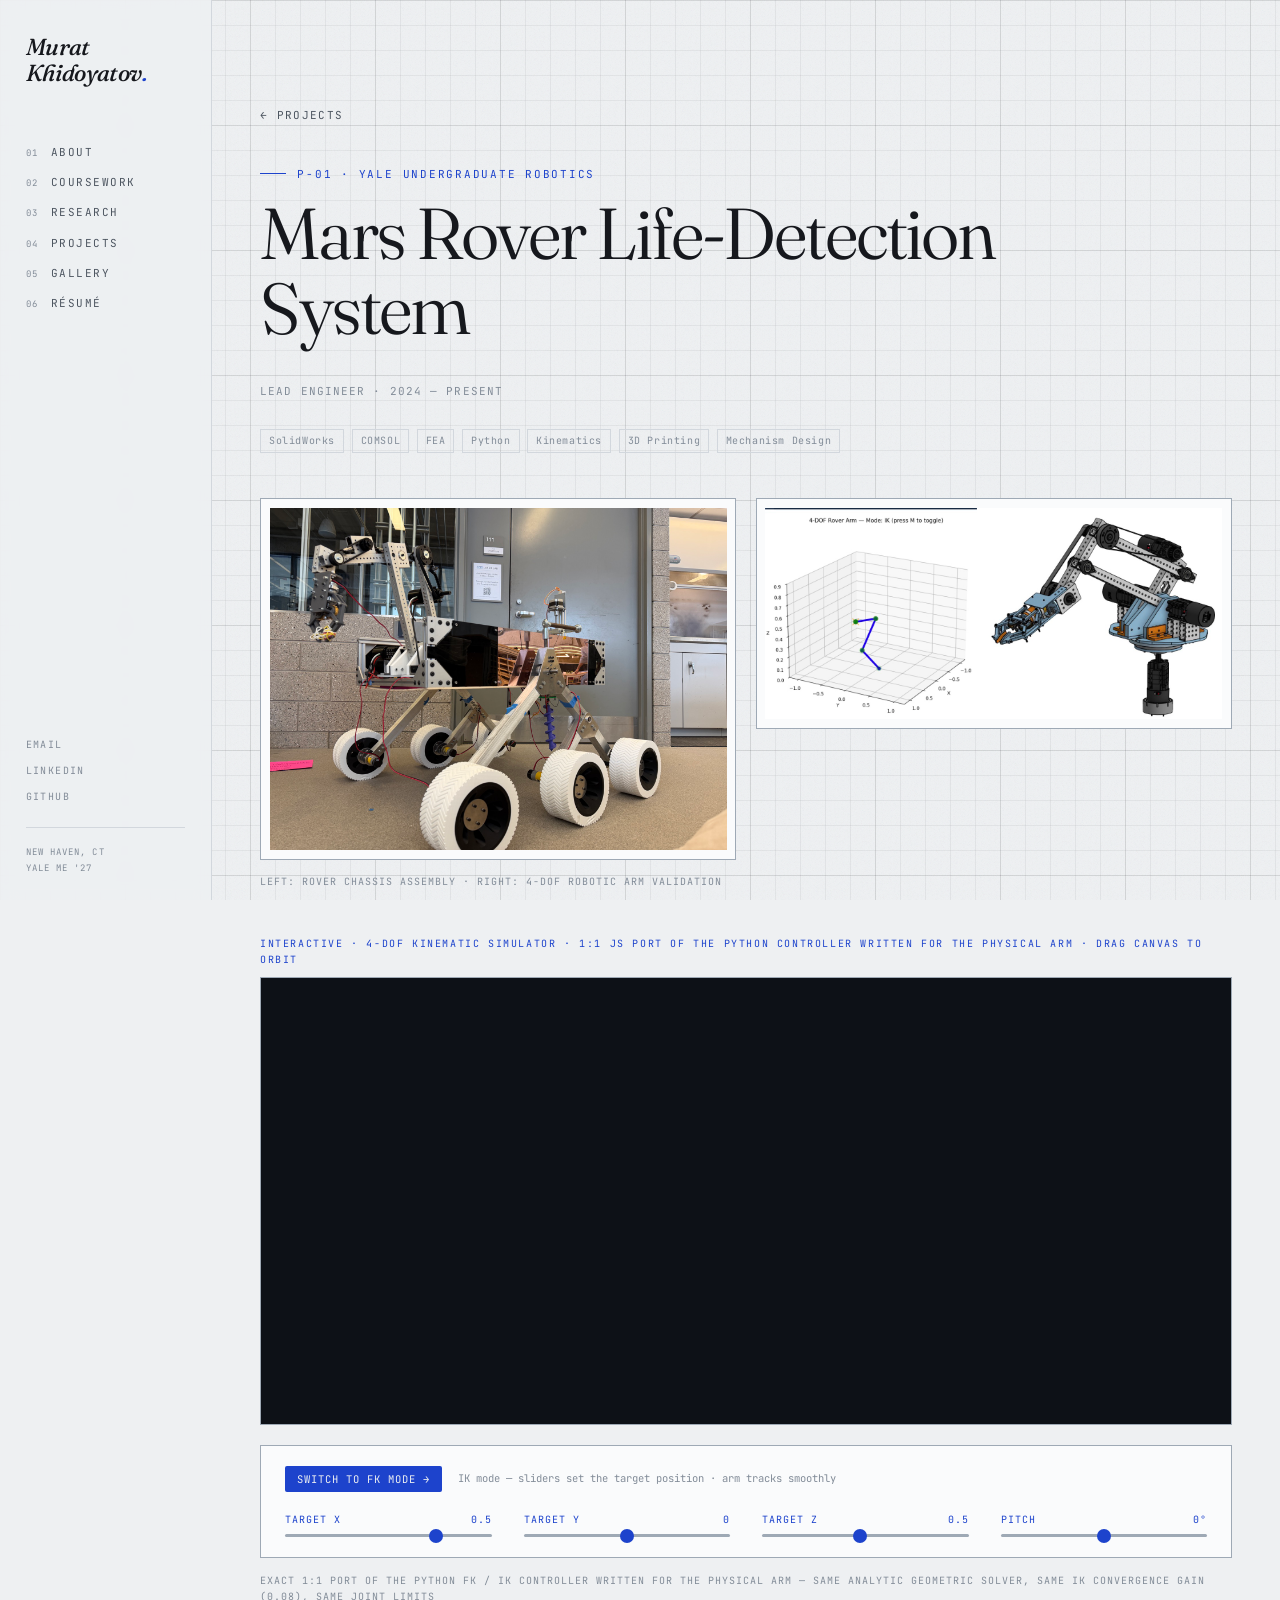
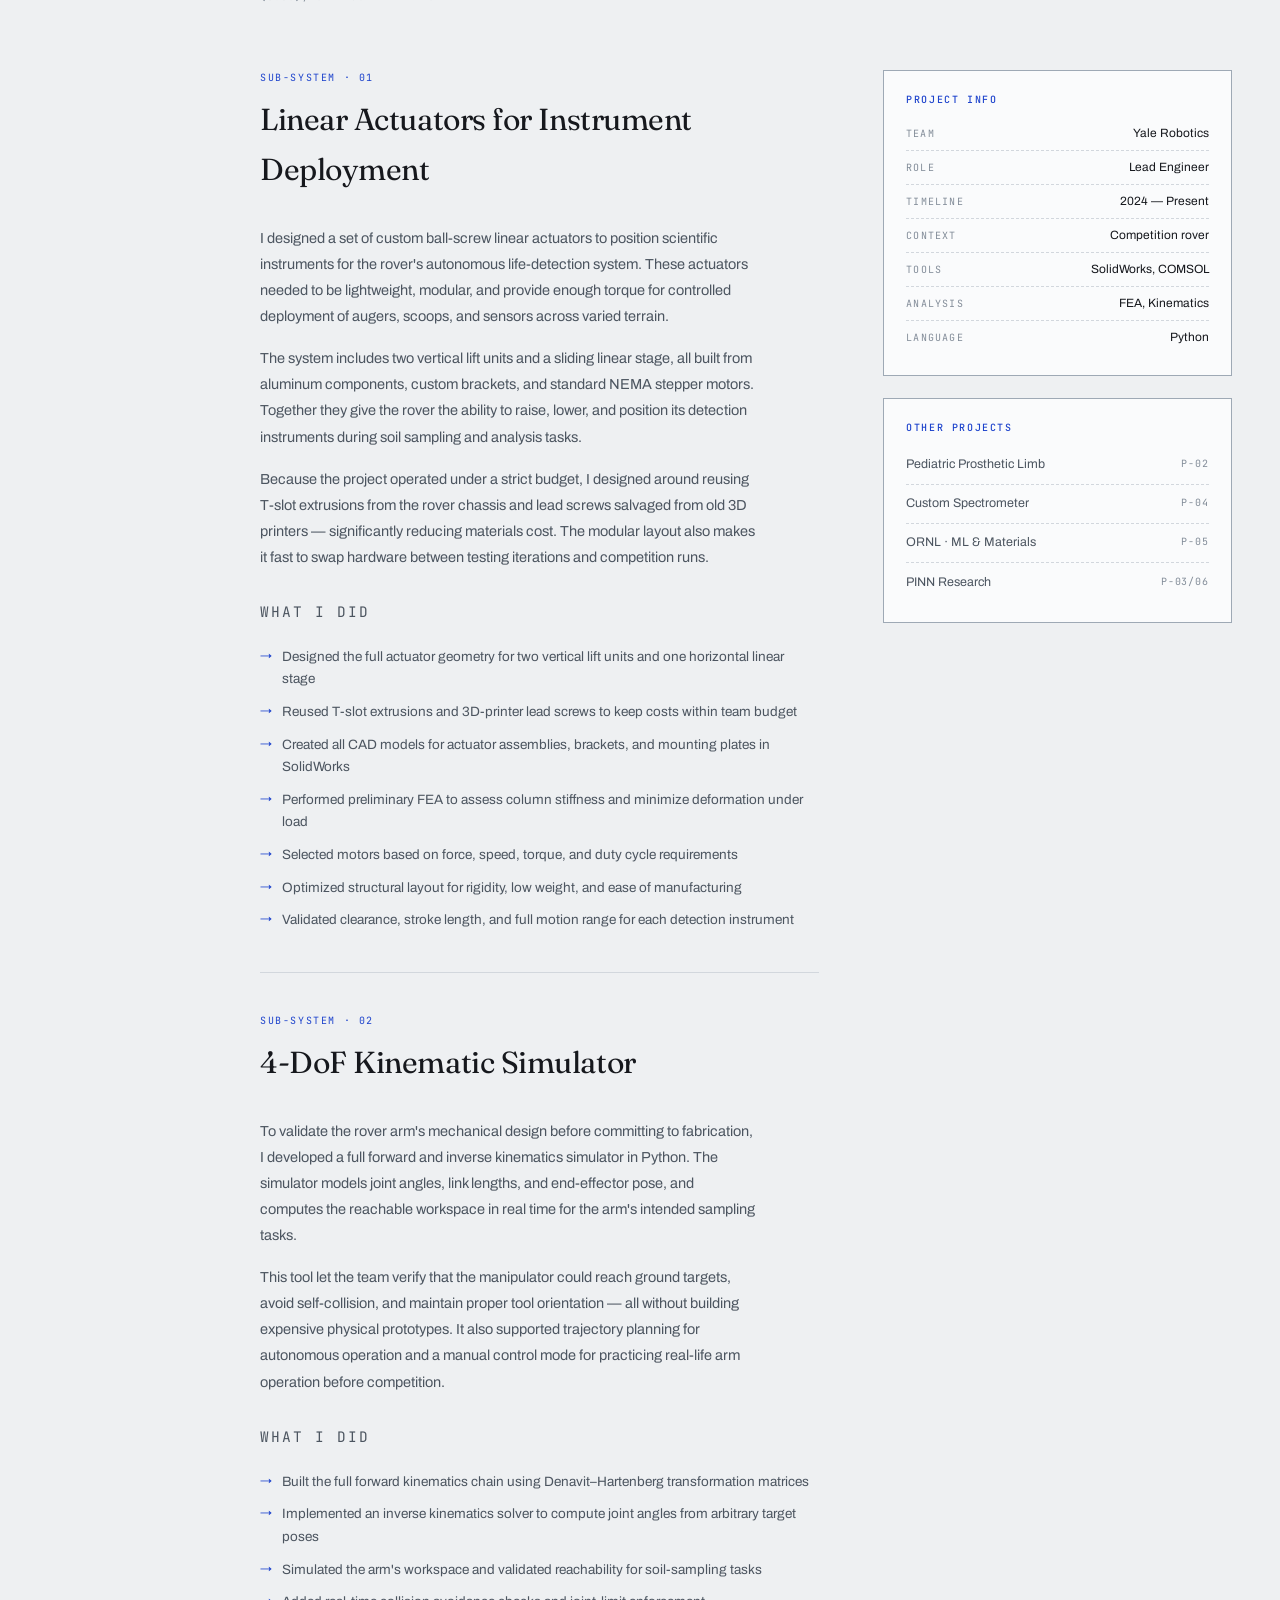
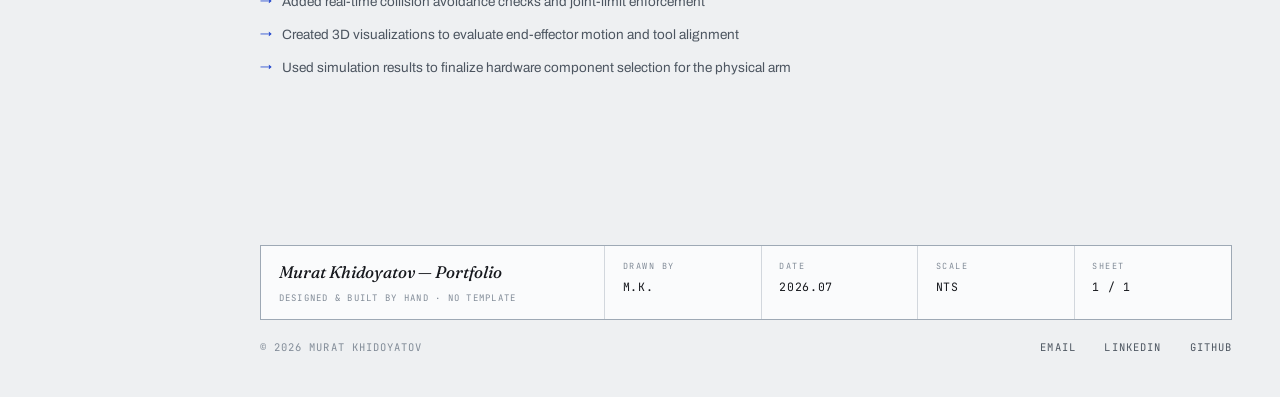
<file: projects/mars-rover.html>
<!DOCTYPE html>
<html lang="en">
<head>
  <meta charset="UTF-8" />
  <meta name="viewport" content="width=device-width, initial-scale=1.0" />
  <meta name="description" content="Leading mechanism design for Yale's Mars rover life-detection system: a 4-DoF robotic arm with a live FK/IK simulator and an FEA-validated actuator deployment mechanism." />
  <title>Mars Rover · Murat Khidoyatov</title>

  <link rel="preconnect" href="https://fonts.googleapis.com" />
  <link rel="preconnect" href="https://fonts.gstatic.com" crossorigin />
  <link href="https://fonts.googleapis.com/css2?family=Fraunces:ital,opsz,wght@0,9..144,300..700;1,9..144,300..700&family=Archivo:wght@400;500;600&family=JetBrains+Mono:wght@400;500&display=swap" rel="stylesheet" />
  <link rel="stylesheet" href="../styles.css" />
  <link rel="icon" type="image/png" href="../favicon.png" />
  <link rel="apple-touch-icon" href="../apple-touch-icon.png" />
  <link rel="canonical" href="https://muratkhid.github.io/MuratKhid/projects/mars-rover.html" />

  <!-- Open Graph -->
  <meta property="og:type" content="article" />
  <meta property="og:title" content="Mars Rover Life-Detection System — Murat Khidoyatov" />
  <meta property="og:description" content="4-DoF robotic arm with a live FK/IK simulator and an FEA-validated actuator deployment mechanism, built for Yale Undergraduate Robotics." />
  <meta property="og:image" content="https://muratkhid.github.io/MuratKhid/img/rover-deployment.jpg" />
  <meta property="og:url" content="https://muratkhid.github.io/MuratKhid/projects/mars-rover.html" />
  <meta property="og:site_name" content="Murat Khidoyatov" />

  <!-- Twitter / X -->
  <meta name="twitter:card" content="summary_large_image" />
  <meta name="twitter:title" content="Mars Rover Life-Detection System — Murat Khidoyatov" />
  <meta name="twitter:description" content="4-DoF robotic arm with a live FK/IK simulator, validated to a 2.0× safety factor via FEA." />
  <meta name="twitter:image" content="https://muratkhid.github.io/MuratKhid/img/rover-deployment.jpg" />
</head>
<body>
  <div class="grid-bg" aria-hidden="true"></div>
  <div class="noise" aria-hidden="true"></div>

  <!-- Left navigation rail (desktop) -->
  <aside class="rail">
    <a href="../" class="rail__brand">Murat<br />Khidoyatov<span>.</span></a>
    <nav class="rail__nav" aria-label="Sections">
      <a class="rail__link" href="../#about"><i>01</i>About</a>
      <a class="rail__link" href="../coursework.html"><i>02</i>Coursework</a>
      <a class="rail__link" href="../#research"><i>03</i>Research</a>
      <a class="rail__link" href="../#projects"><i>04</i>Projects</a>
      <a class="rail__link" href="../#gallery"><i>05</i>Gallery</a>
      <a class="rail__link" href="../#resume"><i>06</i>Résumé</a>
    </nav>
    <div class="rail__foot">
      <a href="mailto:murat.khidoyatov@yale.edu">Email</a>
      <a href="https://www.linkedin.com/in/muratkhid" target="_blank" rel="noopener">LinkedIn</a>
      <a href="https://github.com/muratkhid" target="_blank" rel="noopener">GitHub</a>
    </div>
    <p class="rail__note">New Haven, CT<br />Yale ME '27</p>
    <span class="rail__progress" id="railProgress" aria-hidden="true"></span>
  </aside>

  <!-- Slim top bar (mobile) -->
  <header class="mbar">
    <a href="../" class="mbar__brand">Murat Khidoyatov<span>.</span></a>
    <button class="nav__burger" id="navBurger" aria-label="Open menu" aria-expanded="false">
      <span></span><span></span><span></span>
    </button>
  </header>

  <!-- Mobile menu -->
  <nav class="mobile-menu" id="mobileMenu" aria-hidden="true">
    <a href="../#about">About</a>
    <a href="../coursework.html">Coursework</a>
    <a href="../#research">Research</a>
    <a href="../#projects">Projects</a>
    <a href="../#gallery">Gallery</a>
    <a href="../#resume">Résumé</a>
  </nav>

  <!-- Hero -->
  <section class="section proj-hero">
    <a href="../#projects" class="proj-back">← projects</a>
    <div class="proj-hero__label">P-01 · Yale Undergraduate Robotics</div>
    <h1 class="proj-hero__title">Mars Rover Life-Detection System</h1>
    <p class="proj-hero__role">Lead Engineer · 2024 — Present</p>
    <div class="proj-hero__tags">
      <span>SolidWorks</span>
      <span>COMSOL</span>
      <span>FEA</span>
      <span>Python</span>
      <span>Kinematics</span>
      <span>3D Printing</span>
      <span>Mechanism Design</span>
    </div>
  </section>

  <!-- Images -->
  <div class="proj-images">
    <div class="proj-images__grid proj-images__grid--two">
      <img src="../img/rover-deployment.jpg" alt="Rover chassis assembly" />
      <img src="../img/actuator-test.jpg" alt="4-DOF rover arm validation" />
    </div>
    <p class="proj-images__caption">Left: rover chassis assembly · Right: 4-DOF robotic arm validation</p>
  </div>

  <!-- 4-DoF Arm Simulator -->
  <div class="arm-demo">
    <div class="arm-demo__label">interactive · 4-DoF kinematic simulator · 1:1 JS port of the Python controller written for the physical arm · drag canvas to orbit</div>
    <canvas id="armCanvas" aria-label="Interactive 4-DoF robotic arm simulator"></canvas>
    <div class="arm-demo__controls">
      <div class="arm-demo__toprow">
        <button class="arm-demo__btn" id="armModeBtn">Switch to FK mode →</button>
        <span class="arm-demo__hint" id="armHint">IK mode — sliders set the target position · arm tracks smoothly</span>
      </div>
      <div class="arm-demo__sliders" id="armSliders"></div>
    </div>
    <p class="proj-images__caption">exact 1:1 port of the Python FK / IK controller written for the physical arm — same analytic geometric solver, same IK convergence gain (0.08), same joint limits</p>
  </div>

  <!-- Body -->
  <div class="proj-body">
    <div class="proj-body__grid">

      <main>
        <!-- Sub-system 1 -->
        <div class="proj-subsection">
          <div class="proj-subsection__label">sub-system · 01</div>
          <h2 class="proj-subsection__title">Linear Actuators for Instrument Deployment</h2>
          <p>
            I designed a set of custom ball-screw linear actuators to position scientific
            instruments for the rover's autonomous life-detection system. These actuators
            needed to be lightweight, modular, and provide enough torque for controlled
            deployment of augers, scoops, and sensors across varied terrain.
          </p>
          <p>
            The system includes two vertical lift units and a sliding linear stage, all built
            from aluminum components, custom brackets, and standard NEMA stepper motors.
            Together they give the rover the ability to raise, lower, and position its
            detection instruments during soil sampling and analysis tasks.
          </p>
          <p>
            Because the project operated under a strict budget, I designed around reusing
            T-slot extrusions from the rover chassis and lead screws salvaged from old 3D
            printers — significantly reducing materials cost. The modular layout also makes
            it fast to swap hardware between testing iterations and competition runs.
          </p>

          <p class="proj-bullets__label">what I did</p>
          <ul class="proj-bullets">
            <li>Designed the full actuator geometry for two vertical lift units and one horizontal linear stage</li>
            <li>Reused T-slot extrusions and 3D-printer lead screws to keep costs within team budget</li>
            <li>Created all CAD models for actuator assemblies, brackets, and mounting plates in SolidWorks</li>
            <li>Performed preliminary FEA to assess column stiffness and minimize deformation under load</li>
            <li>Selected motors based on force, speed, torque, and duty cycle requirements</li>
            <li>Optimized structural layout for rigidity, low weight, and ease of manufacturing</li>
            <li>Validated clearance, stroke length, and full motion range for each detection instrument</li>
          </ul>
        </div>

        <!-- Sub-system 2 -->
        <div class="proj-subsection">
          <div class="proj-subsection__label">sub-system · 02</div>
          <h2 class="proj-subsection__title">4-DoF Kinematic Simulator</h2>
          <p>
            To validate the rover arm's mechanical design before committing to fabrication,
            I developed a full forward and inverse kinematics simulator in Python. The
            simulator models joint angles, link lengths, and end-effector pose, and computes
            the reachable workspace in real time for the arm's intended sampling tasks.
          </p>
          <p>
            This tool let the team verify that the manipulator could reach ground targets,
            avoid self-collision, and maintain proper tool orientation — all without building
            expensive physical prototypes. It also supported trajectory planning for
            autonomous operation and a manual control mode for practicing real-life arm
            operation before competition.
          </p>

          <p class="proj-bullets__label">what I did</p>
          <ul class="proj-bullets">
            <li>Built the full forward kinematics chain using Denavit–Hartenberg transformation matrices</li>
            <li>Implemented an inverse kinematics solver to compute joint angles from arbitrary target poses</li>
            <li>Simulated the arm's workspace and validated reachability for soil-sampling tasks</li>
            <li>Added real-time collision avoidance checks and joint-limit enforcement</li>
            <li>Created 3D visualizations to evaluate end-effector motion and tool alignment</li>
            <li>Used simulation results to finalize hardware component selection for the physical arm</li>
          </ul>
        </div>
      </main>

      <!-- Sidebar -->
      <aside class="proj-sidebar">
        <div class="proj-sidebar__card">
          <h4>Project Info</h4>
          <div class="card__row"><span>team</span><span>Yale Robotics</span></div>
          <div class="card__row"><span>role</span><span>Lead Engineer</span></div>
          <div class="card__row"><span>timeline</span><span>2024 — Present</span></div>
          <div class="card__row"><span>context</span><span>Competition rover</span></div>
          <div class="card__row"><span>tools</span><span>SolidWorks, COMSOL</span></div>
          <div class="card__row"><span>analysis</span><span>FEA, Kinematics</span></div>
          <div class="card__row"><span>language</span><span>Python</span></div>
        </div>

        <div class="proj-sidebar__card">
          <h4>Other Projects</h4>
          <a href="prosthetics.html" class="proj-other-link">
            <span>Pediatric Prosthetic Limb</span>
            <span class="proj-other-link__num">P-02</span>
          </a>
          <a href="spectrometer.html" class="proj-other-link">
            <span>Custom Spectrometer</span>
            <span class="proj-other-link__num">P-04</span>
          </a>
          <a href="ornl.html" class="proj-other-link">
            <span>ORNL · ML &amp; Materials</span>
            <span class="proj-other-link__num">P-05</span>
          </a>
          <a href="research.html" class="proj-other-link">
            <span>PINN Research</span>
            <span class="proj-other-link__num">P-03/06</span>
          </a>
        </div>
      </aside>

    </div>
  </div>

  <footer class="footer">
    <div class="tblock">
      <div class="tblock__cell tblock__cell--wide">
        <span class="tblock__title">Murat Khidoyatov — Portfolio</span>
        <span class="tblock__sub">Designed &amp; built by hand · no template</span>
      </div>
      <div class="tblock__cell">
        <span class="tblock__k">Drawn by</span>
        <span class="tblock__v">M.K.</span>
      </div>
      <div class="tblock__cell">
        <span class="tblock__k">Date</span>
        <span class="tblock__v">2026.07</span>
      </div>
      <div class="tblock__cell">
        <span class="tblock__k">Scale</span>
        <span class="tblock__v">NTS</span>
      </div>
      <div class="tblock__cell">
        <span class="tblock__k">Sheet</span>
        <span class="tblock__v">1 / 1</span>
      </div>
    </div>
    <div class="footer__row">
      <span class="footer__sig">© 2026 Murat Khidoyatov</span>
      <div class="footer__links">
        <a href="mailto:murat.khidoyatov@yale.edu">Email</a>
        <a href="https://www.linkedin.com/in/muratkhid" target="_blank" rel="noopener">LinkedIn</a>
        <a href="https://github.com/muratkhid" target="_blank" rel="noopener">GitHub</a>
      </div>
    </div>
  </footer>

  <script src="../script.js"></script>
  <script>
  /* ── 4-DoF Rover Arm Kinematic Simulator ─────────────────────────────────
     Direct port of the Python FK / IK code. Same link lengths, same analytic
     IK solver, same 0.08 convergence gain.                                   */
  (function () {
    'use strict';

    const canvas = document.getElementById('armCanvas');
    if (!canvas) return;
    const ctx = canvas.getContext('2d');

    /* ── Physics constants (matching Python) ───────────────────────────── */
    const LINKS   = [0.4, 0.4, 0.4];     // L1, L2, L3
    const IK_GAIN = 0.08;                 // convergence speed
    const TRAIL   = 140;                  // end-effector history length

    /* ── Simulation state ─────────────────────────────────────────────── */
    let q        = [0, Math.PI/4, Math.PI/6, Math.PI/4]; // [yaw, sh, elbow, wrist]
    let target   = [0.5, 0.0, 0.5];
    let tYaw     = Math.atan2(0.0, 0.5);
    let tPitch   = 0;
    let mode     = 'ik';  // 'ik' | 'fk'
    let trail    = [];

    /* ── Camera state ─────────────────────────────────────────────────── */
    let camAzim    = 30  * Math.PI / 180;
    let camElev    = 22  * Math.PI / 180;
    let isDragging = false;
    let lastXY     = [0, 0];

    /* ── Canvas dimensions (set by resize) ───────────────────────────── */
    let W, H, CX, CY, S;  // S = scale (px per metre)

    function resize() {
      W  = canvas.parentElement.clientWidth;
      H  = Math.round(W * 0.46);
      const dpr = Math.min(window.devicePixelRatio || 1, 2);
      canvas.width  = Math.round(W * dpr);   /* backing store in device px; CSS keeps display size */
      canvas.height = Math.round(H * dpr);
      ctx.setTransform(dpr, 0, 0, dpr, 0, 0); /* keep all drawing coords in CSS px */
      CX = W / 2;
      CY = H * 0.58;
      S  = Math.min(W, H) * 0.38;
    }

    /* ── Orthographic 3-D projection ──────────────────────────────────── */
    function proj([x, y, z]) {
      const cosA = Math.cos(camAzim), sinA = Math.sin(camAzim);
      const cosE = Math.cos(camElev), sinE = Math.sin(camElev);
      const sx =  -sinA * x + cosA * y;
      const sy =  (-sinE * cosA) * x + (-sinE * sinA) * y + cosE * z;
      return [CX + sx * S, CY - sy * S];
    }

    /* ── Forward kinematics (exact Python port) ──────────────────────── */
    function fk(q) {
      const [q0, q1, q2, q3] = q;
      const [L1, L2, L3]     = LINKS;
      const th1 = q1, th2 = q1 + q2, th3 = q1 + q2 + q3;
      const x1p = L1*Math.cos(th1), z1 = L1*Math.sin(th1);
      const x2p = x1p + L2*Math.cos(th2), z2 = z1 + L2*Math.sin(th2);
      const x3p = x2p + L3*Math.cos(th3), z3 = z2 + L3*Math.sin(th3);
      const c0  = Math.cos(q0), s0 = Math.sin(q0);
      return [
        [0,        0,        0 ],
        [c0*x1p,   s0*x1p,   z1],
        [c0*x2p,   s0*x2p,   z2],
        [c0*x3p,   s0*x3p,   z3],
      ];
    }

    /* ── Inverse kinematics (exact Python port) ──────────────────────── */
    function ik(pos, yaw, pitch) {
      const [x, y, z]  = pos;
      const [L1, L2, L3] = LINKS;
      const q0 = yaw;
      const c0 = Math.cos(-q0), s0 = Math.sin(-q0);
      const xp = c0*x - s0*y, zp = z;
      const wx = xp - L3*Math.cos(pitch), wz = zp - L3*Math.sin(pitch);
      const r2 = wx*wx + wz*wz;
      let cosQ2 = (r2 - L1*L1 - L2*L2) / (2*L1*L2);
      if (cosQ2 < -1 || cosQ2 > 1) return null;
      cosQ2   = Math.max(-1, Math.min(1, cosQ2));
      const q2    = Math.acos(cosQ2);
      const beta  = Math.atan2(wz, wx);
      const gamma = Math.atan2(L2*Math.sin(q2), L1 + L2*Math.cos(q2));
      const q1    = beta - gamma;
      const q3    = pitch - q1 - q2;
      return [q0, q1, q2, q3];
    }

    /* ── Theme colors ─────────────────────────────────────────────────── */
    function clr() {
      // fixed dark "instrument display" palette — independent of page theme
      return {
        accent: '#4db8ff',
        bg:     '#0d1117',
        muted:  '#5c6570',
        dim:    '#98a2ad',
      };
    }

    /* ── Drawing helpers ──────────────────────────────────────────────── */
    function drawGrid() {
      ctx.setLineDash([2, 7]);
      ctx.strokeStyle = 'rgba(255,255,255,0.045)';
      ctx.lineWidth = 0.5;
      const R = 1.2, step = 0.3;
      for (let i = -R; i <= R + 0.001; i += step) {
        const t = Math.round(i * 10) / 10;
        let a = proj([t, -R, 0]), b = proj([t,  R, 0]);
        ctx.beginPath(); ctx.moveTo(a[0],a[1]); ctx.lineTo(b[0],b[1]); ctx.stroke();
        a = proj([-R, t, 0]);    b = proj([ R, t, 0]);
        ctx.beginPath(); ctx.moveTo(a[0],a[1]); ctx.lineTo(b[0],b[1]); ctx.stroke();
      }
      ctx.setLineDash([]);
    }

    function drawWorkspace() {
      const maxR = LINKS[0] + LINKS[1] + LINKS[2];
      const N = 60;
      ctx.setLineDash([2, 5]);
      ctx.strokeStyle = 'rgba(77,184,255,0.07)';
      ctx.lineWidth = 1;
      ctx.beginPath();
      for (let i = 0; i <= N; i++) {
        const a  = (i / N) * Math.PI * 2;
        const pt = proj([maxR * Math.cos(a), maxR * Math.sin(a), 0]);
        i === 0 ? ctx.moveTo(pt[0], pt[1]) : ctx.lineTo(pt[0], pt[1]);
      }
      ctx.stroke();
      ctx.setLineDash([]);
    }

    function drawAxes() {
      const L = 0.32, s = W / 760;
      const defs = [
        { d: [L, 0, 0], c: '#ff5555', lbl: 'X' },
        { d: [0, L, 0], c: '#55cc55', lbl: 'Y' },
        { d: [0, 0, L], c: '#5599ff', lbl: 'Z' },
      ];
      const o = proj([0,0,0]);
      for (const ax of defs) {
        const t = proj(ax.d);
        ctx.strokeStyle = ax.c + '99'; ctx.lineWidth = 1;
        ctx.beginPath(); ctx.moveTo(o[0],o[1]); ctx.lineTo(t[0],t[1]); ctx.stroke();
        ctx.fillStyle = ax.c + 'bb';
        ctx.font = `${Math.max(8, Math.round(9*s))}px 'JetBrains Mono', monospace`;
        ctx.fillText(ax.lbl, t[0]+4, t[1]-3);
      }
    }

    function drawTrail(C) {
      for (let i = 1; i < trail.length; i++) {
        const a = proj(trail[i-1]), b = proj(trail[i]);
        const alpha = (i / trail.length) * 0.45;
        ctx.strokeStyle = `rgba(77,184,255,${alpha})`;
        ctx.lineWidth   = 1.5;
        ctx.beginPath(); ctx.moveTo(a[0],a[1]); ctx.lineTo(b[0],b[1]); ctx.stroke();
      }
    }

    function drawArm(joints, C) {
      const pts = joints.map(proj);

      /* links */
      ctx.save();
      ctx.shadowColor = C.accent; ctx.shadowBlur = 14;
      ctx.strokeStyle = C.accent; ctx.lineWidth = 3.5 * W/760;
      ctx.lineCap = 'round'; ctx.lineJoin = 'round';
      ctx.beginPath();
      pts.forEach((p, i) => i === 0 ? ctx.moveTo(p[0],p[1]) : ctx.lineTo(p[0],p[1]));
      ctx.stroke();
      ctx.restore();

      /* joints */
      pts.forEach((p, i) => {
        const r = (i === 0 ? 6 : 5) * W/760;
        ctx.save();
        ctx.shadowColor = C.accent; ctx.shadowBlur = 8;
        ctx.beginPath(); ctx.arc(p[0], p[1], r, 0, Math.PI*2);
        ctx.fillStyle = i === pts.length-1 ? C.accent : '#e8eaed';
        ctx.fill();
        ctx.restore();
      });
    }

    function drawTarget(C) {
      const pt  = proj(target);
      const sz  = 8 * W/760;
      ctx.save();
      ctx.shadowColor = '#ff5da2'; ctx.shadowBlur = 14;
      ctx.strokeStyle = '#ff5da2'; ctx.lineWidth = 2 * W/760;
      ctx.beginPath();
      ctx.moveTo(pt[0]-sz, pt[1]-sz); ctx.lineTo(pt[0]+sz, pt[1]+sz);
      ctx.moveTo(pt[0]+sz, pt[1]-sz); ctx.lineTo(pt[0]-sz, pt[1]+sz);
      ctx.stroke();
      ctx.setLineDash([2,4]);
      ctx.strokeStyle = 'rgba(255,93,162,0.35)'; ctx.lineWidth = 1;
      ctx.beginPath(); ctx.arc(pt[0], pt[1], sz*1.7, 0, Math.PI*2); ctx.stroke();
      ctx.setLineDash([]);
      ctx.restore();
    }

    function drawHUD(C, joints) {
      const fs  = Math.max(9, Math.round(10 * W/760));
      const ee  = joints[3];
      const px  = 14 * W/760, py = 12 * W/760;
      ctx.font         = `${fs}px 'JetBrains Mono', monospace`;
      ctx.textBaseline = 'top';
      ctx.fillStyle    = C.muted;
      ctx.textAlign    = 'left';
      ctx.fillText(`// ${mode === 'ik' ? 'IK' : 'FK'} mode`, px, py);
      ctx.textAlign = 'center';
      ctx.fillText('drag to orbit', W/2, py);
      ctx.textAlign = 'right';
      ctx.fillText(`ee (${ee[0].toFixed(2)}, ${ee[1].toFixed(2)}, ${ee[2].toFixed(2)})`, W-px, py);
    }

    /* ── Slider definitions ───────────────────────────────────────────── */
    const IK_SLIDERS = [
      { id:'tx', label:'Target X', min:-1.0, max:1.0,  step:0.01, dflt:0.5,  unit:'',  angle:false },
      { id:'ty', label:'Target Y', min:-1.0, max:1.0,  step:0.01, dflt:0.0,  unit:'',  angle:false },
      { id:'tz', label:'Target Z', min:0.05, max:1.0,  step:0.01, dflt:0.5,  unit:'',  angle:false },
      { id:'tp', label:'Pitch',    min:-75,  max:75,   step:1,    dflt:0,    unit:'°', angle:true  },
    ];
    const FK_SLIDERS = [
      { id:'q0', label:'Base Yaw',   min:-180, max:180, step:1, unit:'°', angle:true },
      { id:'q1', label:'Shoulder',   min:-85,  max:85,  step:1, unit:'°', angle:true },
      { id:'q2', label:'Elbow',      min:-85,  max:85,  step:1, unit:'°', angle:true },
      { id:'q3', label:'Wrist',      min:-85,  max:85,  step:1, unit:'°', angle:true },
    ];

    function buildSliders() {
      const grid = document.getElementById('armSliders');
      if (!grid) return;
      grid.innerHTML = '';

      const defs = mode === 'ik' ? IK_SLIDERS : FK_SLIDERS;

      defs.forEach(d => {
        /* current value — read live state so sliders always match the arm */
        let val;
        if (mode === 'fk') {
          const i = parseInt(d.id[1]);
          val = Math.round(q[i] * 180 / Math.PI);
        } else if (d.angle) {
          val = Math.round(tPitch * 180 / Math.PI);
        } else {
          const cur = { tx: target[0], ty: target[1], tz: target[2] }[d.id];
          val = Math.round(cur * 100) / 100;
        }

        const row = document.createElement('div');
        row.className = 'arm-demo__slider-row';
        row.innerHTML = `
          <label>
            <span>${d.label}</span>
            <span id="av-${d.id}">${val}${d.unit}</span>
          </label>
          <input type="range" id="as-${d.id}"
            min="${d.min}" max="${d.max}" step="${d.step}" value="${val}">`;
        grid.appendChild(row);

        document.getElementById(`as-${d.id}`).addEventListener('input', e => {
          const v = parseFloat(e.target.value);
          document.getElementById(`av-${d.id}`).textContent = v + d.unit;
          if (mode === 'ik') {
            if (d.id === 'tx') { target[0] = v; tYaw = Math.atan2(target[1], target[0]); }
            if (d.id === 'ty') { target[1] = v; tYaw = Math.atan2(target[1], target[0]); }
            if (d.id === 'tz')   target[2] = v;
            if (d.id === 'tp')   tPitch    = v * Math.PI / 180;
          } else {
            q[parseInt(d.id[1])] = v * Math.PI / 180;
          }
        });
      });
    }

    /* mode toggle */
    const modeBtn  = document.getElementById('armModeBtn');
    const hintSpan = document.getElementById('armHint');
    if (modeBtn) {
      modeBtn.addEventListener('click', () => {
        mode = mode === 'ik' ? 'fk' : 'ik';
        trail = [];
        if (mode === 'ik') {
          /* seed the target from the current pose so the arm doesn't jump */
          const ee  = fk(q)[3];
          const rnd = (v, lo, hi) => Math.max(lo, Math.min(hi, Math.round(v * 100) / 100));
          target = [rnd(ee[0], -1, 1), rnd(ee[1], -1, 1), rnd(ee[2], 0.05, 1)];
          tYaw   = Math.atan2(target[1], target[0]);
          tPitch = Math.max(-75, Math.min(75,
            Math.round((q[1] + q[2] + q[3]) * 180 / Math.PI))) * Math.PI / 180;
        } else {
          /* joint sliders become authoritative — snap q onto their grid */
          q = q.map((qi, i) => {
            const d = FK_SLIDERS[i];
            return Math.max(d.min, Math.min(d.max, Math.round(qi * 180 / Math.PI))) * Math.PI / 180;
          });
        }
        modeBtn.textContent = mode === 'ik' ? 'Switch to FK mode →' : 'Switch to IK mode →';
        modeBtn.classList.toggle('active', mode === 'fk');
        hintSpan.textContent = mode === 'ik'
          ? 'IK mode — sliders set the target position · arm tracks smoothly'
          : 'FK mode — sliders control each joint angle directly';
        buildSliders();
      });
    }

    /* ── Mouse / touch orbit ──────────────────────────────────────────── */
    canvas.addEventListener('mousedown',  e => { isDragging = true; lastXY = [e.clientX, e.clientY]; canvas.style.cursor='grabbing'; });
    window.addEventListener('mouseup',   ()  => { isDragging = false; canvas.style.cursor='grab'; });
    window.addEventListener('mousemove', e  => {
      if (!isDragging) return;
      camAzim -= (e.clientX - lastXY[0]) * 0.009;
      camElev  = Math.max(0.04, Math.min(Math.PI/2 - 0.04, camElev - (e.clientY - lastXY[1]) * 0.009));
      lastXY   = [e.clientX, e.clientY];
    });
    let lTouch = null;
    canvas.addEventListener('touchstart', e => { if(e.touches.length===1) lTouch=[e.touches[0].clientX,e.touches[0].clientY]; }, {passive:true});
    canvas.addEventListener('touchmove',  e => {
      if(e.touches.length!==1||!lTouch) return;
      camAzim -= (e.touches[0].clientX - lTouch[0]) * 0.009;
      camElev  = Math.max(0.04, Math.min(Math.PI/2-0.04, camElev - (e.touches[0].clientY - lTouch[1])*0.009));
      lTouch   = [e.touches[0].clientX, e.touches[0].clientY];
    }, {passive:true});
    canvas.addEventListener('touchend', () => lTouch=null);

    /* ── Animation loop ───────────────────────────────────────────────── */
    function frame() {
      /* IK smooth convergence — same logic as Python */
      if (mode === 'ik') {
        const qd = ik(target, tYaw, tPitch);
        if (qd) q = q.map((qi, i) => qi + IK_GAIN * (qd[i] - qi));
      }

      const joints = fk(q);
      const ee     = joints[3];
      trail.push([...ee]);
      if (trail.length > TRAIL) trail.shift();

      const C = clr();
      ctx.clearRect(0, 0, W, H);
      ctx.fillStyle = C.bg;
      ctx.fillRect(0, 0, W, H);

      drawGrid();
      drawWorkspace();
      drawAxes();
      drawTrail(C);
      if (mode === 'ik') drawTarget(C);
      drawArm(joints, C);
      drawHUD(C, joints);

      rafId = requestAnimationFrame(frame);
    }

    /* ── Run the loop only while the canvas is on screen ─────────────── */
    let rafId = null, booted = false, inView = true;
    function start() { if (booted && inView && rafId === null) rafId = requestAnimationFrame(frame); }
    function stop()  { if (rafId !== null) { cancelAnimationFrame(rafId); rafId = null; } }
    if ('IntersectionObserver' in window) {
      new IntersectionObserver(entries => {
        inView = entries.some(e => e.isIntersecting);
        inView ? start() : stop();
      }).observe(canvas);
    }

    /* ── Init ─────────────────────────────────────────────────────────── */
    const ro = new ResizeObserver(resize);
    ro.observe(canvas.parentElement);
    resize();
    buildSliders();
    document.fonts.ready.then(() => { booted = true; start(); });
  })();
  </script>
</body>
</html>
</file>
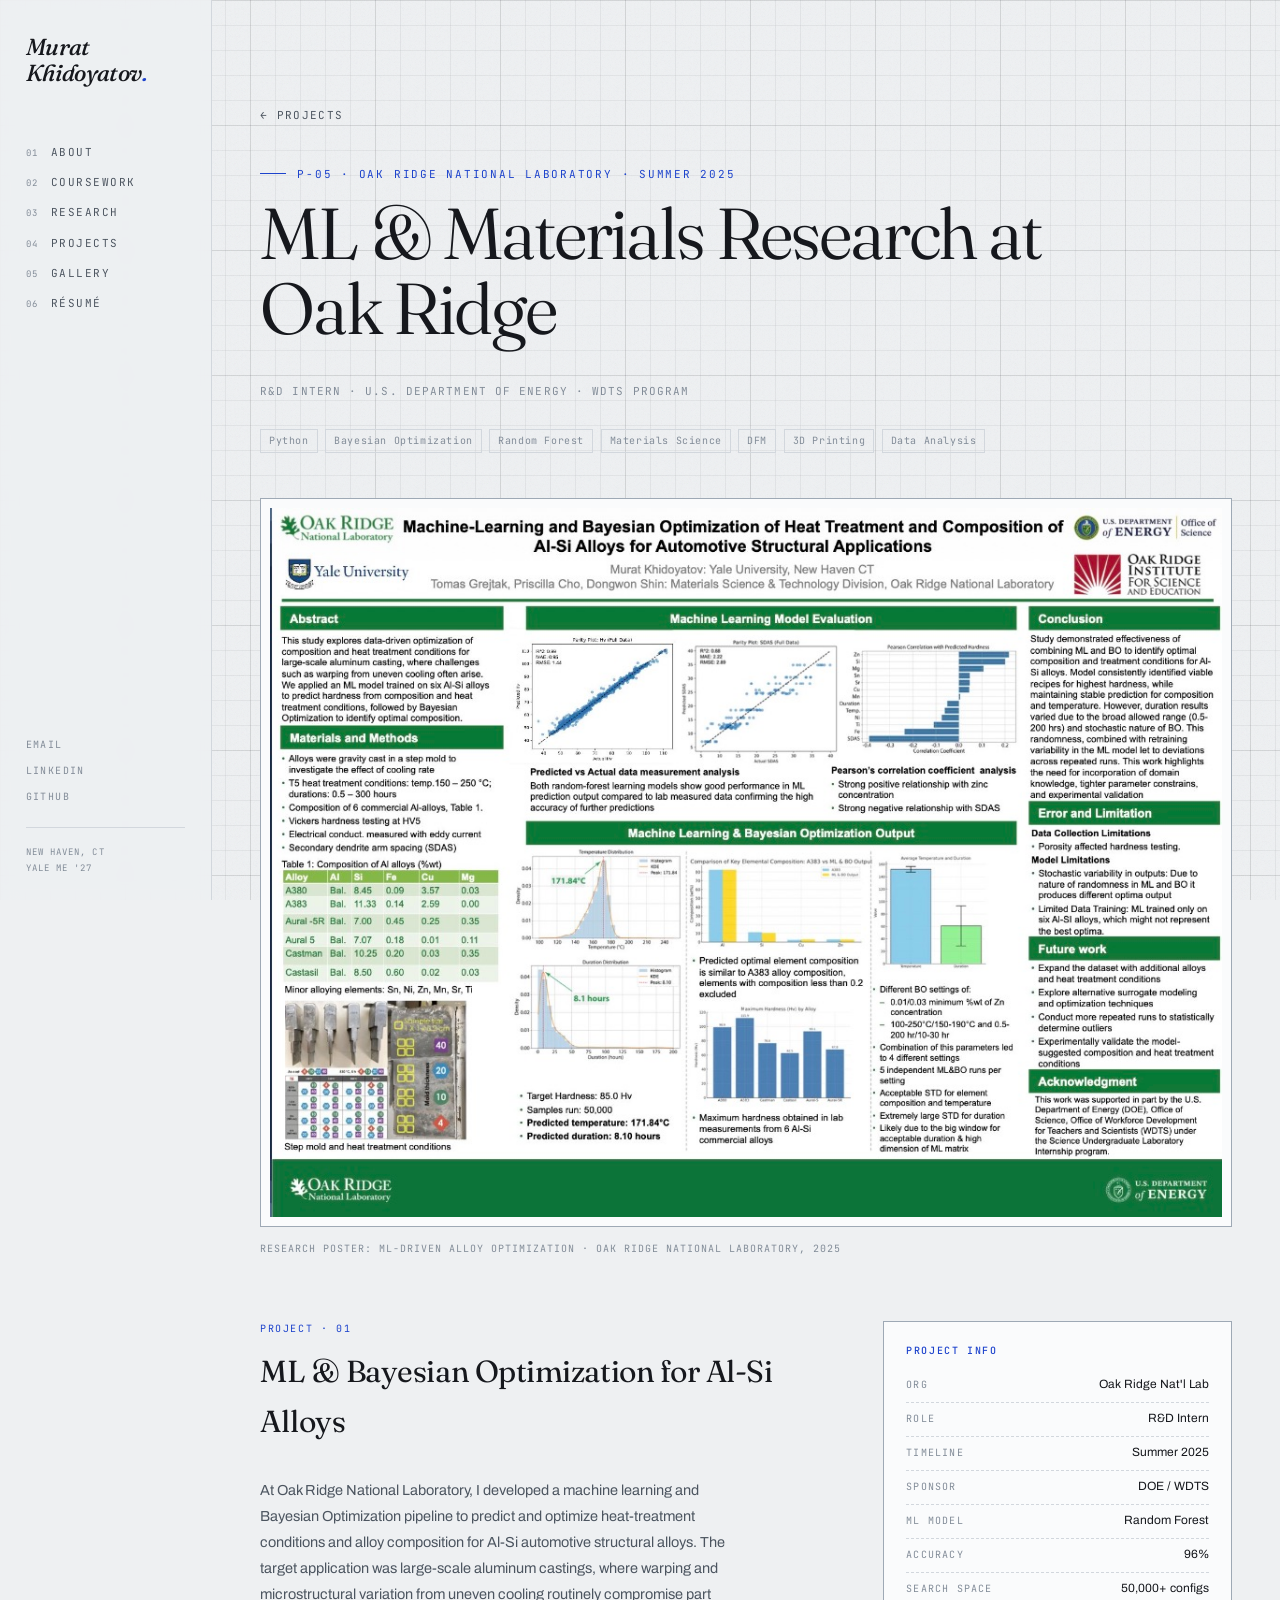
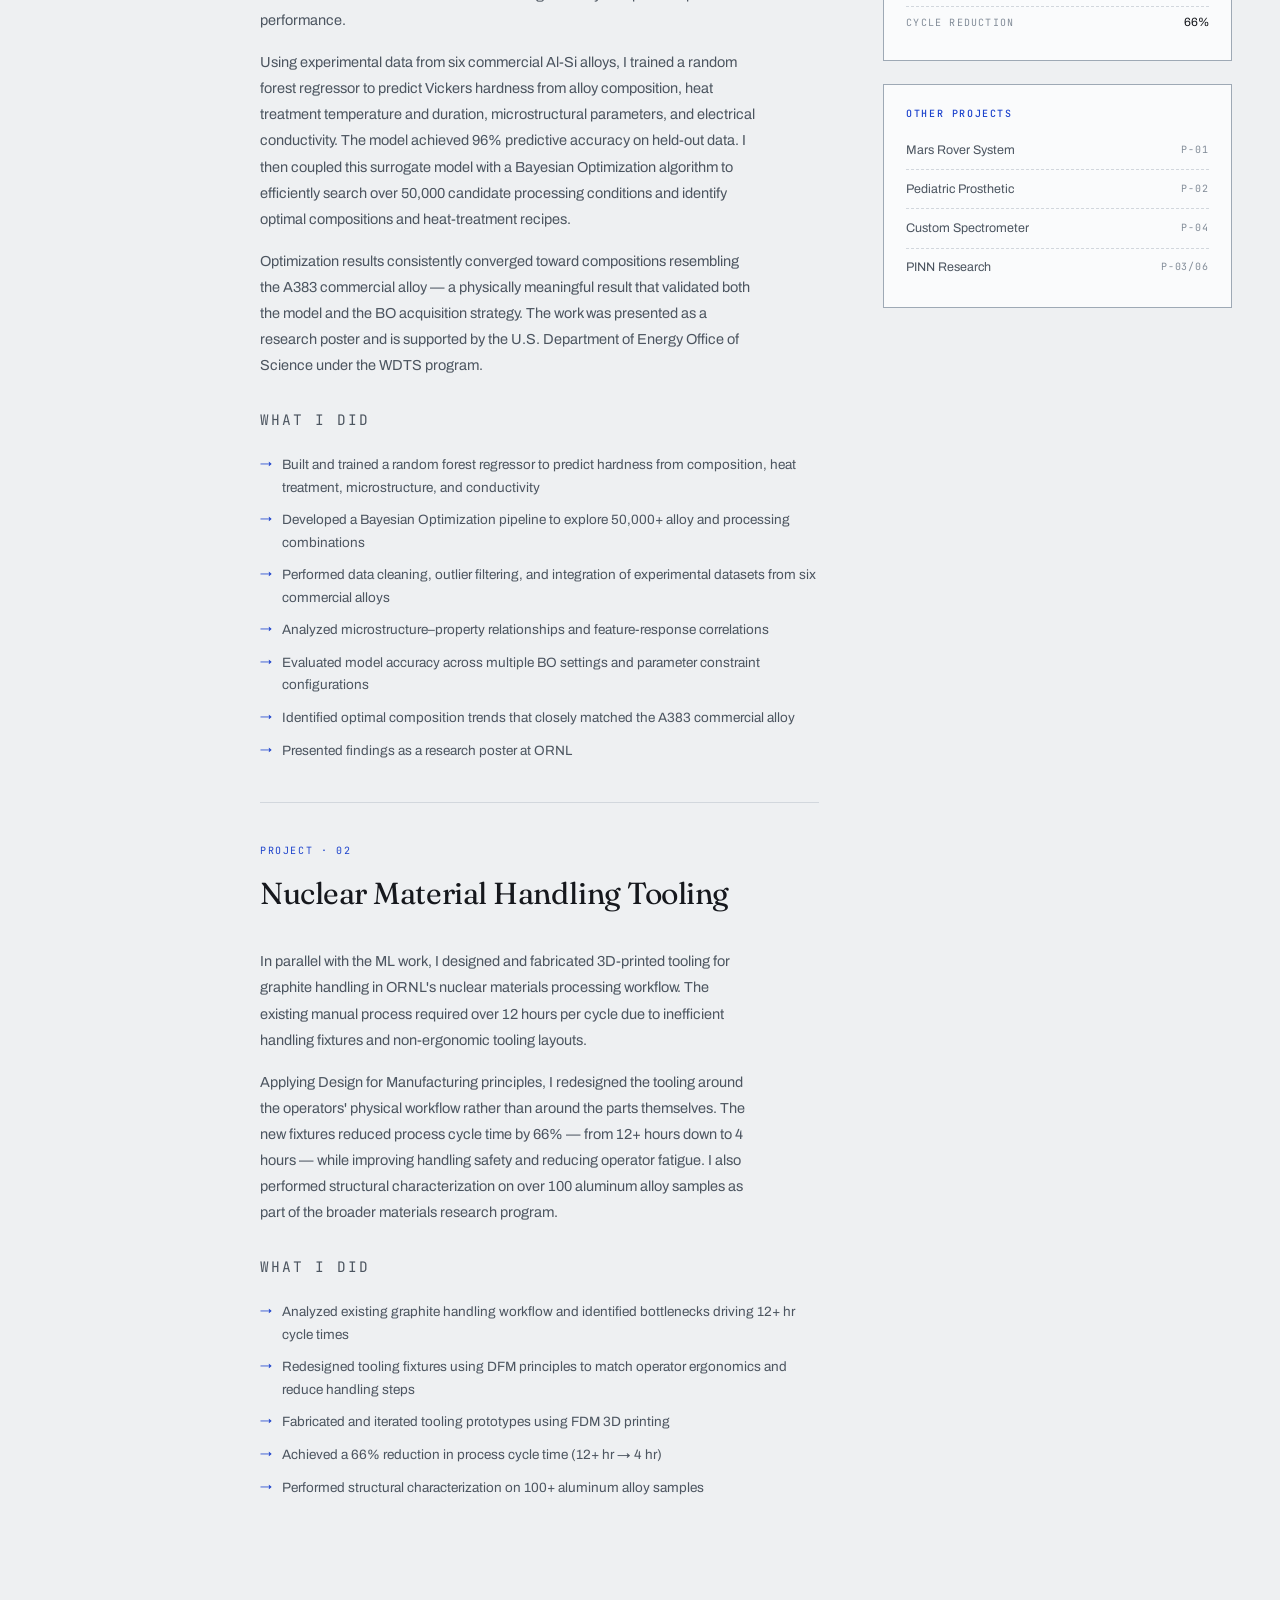
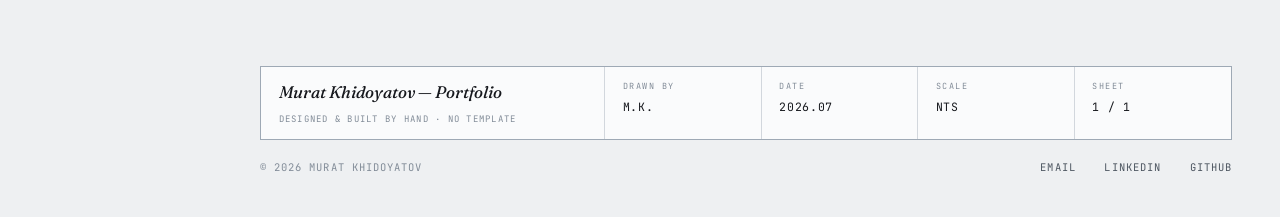
<file: projects/ornl.html>
<!DOCTYPE html>
<html lang="en">
<head>
  <meta charset="UTF-8" />
  <meta name="viewport" content="width=device-width, initial-scale=1.0" />
  <meta name="description" content="ML-driven alloy design at Oak Ridge National Lab — Bayesian optimization over surrogate models (96% accuracy), plus DFM tooling that cut process cycle time 66%." />
  <title>ORNL · Murat Khidoyatov</title>

  <link rel="preconnect" href="https://fonts.googleapis.com" />
  <link rel="preconnect" href="https://fonts.gstatic.com" crossorigin />
  <link href="https://fonts.googleapis.com/css2?family=Fraunces:ital,opsz,wght@0,9..144,300..700;1,9..144,300..700&family=Archivo:wght@400;500;600&family=JetBrains+Mono:wght@400;500&display=swap" rel="stylesheet" />
  <link rel="stylesheet" href="../styles.css" />
  <link rel="icon" type="image/png" href="../favicon.png" />
  <link rel="apple-touch-icon" href="../apple-touch-icon.png" />
  <link rel="canonical" href="https://muratkhid.github.io/MuratKhid/projects/ornl.html" />

  <!-- Open Graph -->
  <meta property="og:type" content="article" />
  <meta property="og:title" content="ML & Materials Research at Oak Ridge — Murat Khidoyatov" />
  <meta property="og:description" content="Bayesian optimization over ML surrogate models for alloy design, plus DFM tooling that cut process cycle time 66%." />
  <meta property="og:image" content="https://muratkhid.github.io/MuratKhid/img/ornl-lab.jpg" />
  <meta property="og:url" content="https://muratkhid.github.io/MuratKhid/projects/ornl.html" />
  <meta property="og:site_name" content="Murat Khidoyatov" />

  <!-- Twitter / X -->
  <meta name="twitter:card" content="summary_large_image" />
  <meta name="twitter:title" content="ML & Materials Research at Oak Ridge — Murat Khidoyatov" />
  <meta name="twitter:description" content="Bayesian optimization over ML surrogate models for alloy design at ORNL." />
  <meta name="twitter:image" content="https://muratkhid.github.io/MuratKhid/img/ornl-lab.jpg" />
</head>
<body>
  <div class="grid-bg" aria-hidden="true"></div>
  <div class="noise" aria-hidden="true"></div>

  <!-- Left navigation rail (desktop) -->
  <aside class="rail">
    <a href="../" class="rail__brand">Murat<br />Khidoyatov<span>.</span></a>
    <nav class="rail__nav" aria-label="Sections">
      <a class="rail__link" href="../#about"><i>01</i>About</a>
      <a class="rail__link" href="../coursework.html"><i>02</i>Coursework</a>
      <a class="rail__link" href="../#research"><i>03</i>Research</a>
      <a class="rail__link" href="../#projects"><i>04</i>Projects</a>
      <a class="rail__link" href="../#gallery"><i>05</i>Gallery</a>
      <a class="rail__link" href="../#resume"><i>06</i>Résumé</a>
    </nav>
    <div class="rail__foot">
      <a href="mailto:murat.khidoyatov@yale.edu">Email</a>
      <a href="https://www.linkedin.com/in/muratkhid" target="_blank" rel="noopener">LinkedIn</a>
      <a href="https://github.com/muratkhid" target="_blank" rel="noopener">GitHub</a>
    </div>
    <p class="rail__note">New Haven, CT<br />Yale ME '27</p>
    <span class="rail__progress" id="railProgress" aria-hidden="true"></span>
  </aside>

  <!-- Slim top bar (mobile) -->
  <header class="mbar">
    <a href="../" class="mbar__brand">Murat Khidoyatov<span>.</span></a>
    <button class="nav__burger" id="navBurger" aria-label="Open menu" aria-expanded="false">
      <span></span><span></span><span></span>
    </button>
  </header>

  <!-- Mobile menu -->
  <nav class="mobile-menu" id="mobileMenu" aria-hidden="true">
    <a href="../#about">About</a>
    <a href="../coursework.html">Coursework</a>
    <a href="../#research">Research</a>
    <a href="../#projects">Projects</a>
    <a href="../#gallery">Gallery</a>
    <a href="../#resume">Résumé</a>
  </nav>

  <!-- Hero -->
  <section class="section proj-hero">
    <a href="../#projects" class="proj-back">← projects</a>
    <div class="proj-hero__label">P-05 · Oak Ridge National Laboratory · Summer 2025</div>
    <h1 class="proj-hero__title">ML &amp; Materials Research at Oak Ridge</h1>
    <p class="proj-hero__role">R&amp;D Intern · U.S. Department of Energy · WDTS Program</p>
    <div class="proj-hero__tags">
      <span>Python</span>
      <span>Bayesian Optimization</span>
      <span>Random Forest</span>
      <span>Materials Science</span>
      <span>DFM</span>
      <span>3D Printing</span>
      <span>Data Analysis</span>
    </div>
  </section>

  <!-- Image -->
  <div class="proj-images">
    <div class="proj-images__grid">
      <img src="../img/ornl-lab.jpg" alt="ORNL research poster — ML alloy optimization" />
    </div>
    <p class="proj-images__caption">Research poster: ML-driven alloy optimization · Oak Ridge National Laboratory, 2025</p>
  </div>

  <!-- Body -->
  <div class="proj-body">
    <div class="proj-body__grid">

      <main>
        <!-- Sub-project 1: ML Pipeline -->
        <div class="proj-subsection">
          <div class="proj-subsection__label">project · 01</div>
          <h2 class="proj-subsection__title">ML &amp; Bayesian Optimization for Al-Si Alloys</h2>
          <p>
            At Oak Ridge National Laboratory, I developed a machine learning and Bayesian
            Optimization pipeline to predict and optimize heat-treatment conditions and
            alloy composition for Al-Si automotive structural alloys. The target application
            was large-scale aluminum castings, where warping and microstructural variation
            from uneven cooling routinely compromise part performance.
          </p>
          <p>
            Using experimental data from six commercial Al-Si alloys, I trained a random
            forest regressor to predict Vickers hardness from alloy composition, heat
            treatment temperature and duration, microstructural parameters, and electrical
            conductivity. The model achieved 96% predictive accuracy on held-out data.
            I then coupled this surrogate model with a Bayesian Optimization algorithm
            to efficiently search over 50,000 candidate processing conditions and identify
            optimal compositions and heat-treatment recipes.
          </p>
          <p>
            Optimization results consistently converged toward compositions resembling
            the A383 commercial alloy — a physically meaningful result that validated
            both the model and the BO acquisition strategy. The work was presented as a
            research poster and is supported by the U.S. Department of Energy Office of
            Science under the WDTS program.
          </p>

          <p class="proj-bullets__label">what I did</p>
          <ul class="proj-bullets">
            <li>Built and trained a random forest regressor to predict hardness from composition, heat treatment, microstructure, and conductivity</li>
            <li>Developed a Bayesian Optimization pipeline to explore 50,000+ alloy and processing combinations</li>
            <li>Performed data cleaning, outlier filtering, and integration of experimental datasets from six commercial alloys</li>
            <li>Analyzed microstructure–property relationships and feature-response correlations</li>
            <li>Evaluated model accuracy across multiple BO settings and parameter constraint configurations</li>
            <li>Identified optimal composition trends that closely matched the A383 commercial alloy</li>
            <li>Presented findings as a research poster at ORNL</li>
          </ul>
        </div>

        <!-- Sub-project 2: Tooling -->
        <div class="proj-subsection">
          <div class="proj-subsection__label">project · 02</div>
          <h2 class="proj-subsection__title">Nuclear Material Handling Tooling</h2>
          <p>
            In parallel with the ML work, I designed and fabricated 3D-printed tooling
            for graphite handling in ORNL's nuclear materials processing workflow.
            The existing manual process required over 12 hours per cycle due to
            inefficient handling fixtures and non-ergonomic tooling layouts.
          </p>
          <p>
            Applying Design for Manufacturing principles, I redesigned the tooling
            around the operators' physical workflow rather than around the parts
            themselves. The new fixtures reduced process cycle time by 66% — from
            12+ hours down to 4 hours — while improving handling safety and reducing
            operator fatigue. I also performed structural characterization on over 100
            aluminum alloy samples as part of the broader materials research program.
          </p>

          <p class="proj-bullets__label">what I did</p>
          <ul class="proj-bullets">
            <li>Analyzed existing graphite handling workflow and identified bottlenecks driving 12+ hr cycle times</li>
            <li>Redesigned tooling fixtures using DFM principles to match operator ergonomics and reduce handling steps</li>
            <li>Fabricated and iterated tooling prototypes using FDM 3D printing</li>
            <li>Achieved a 66% reduction in process cycle time (12+ hr → 4 hr)</li>
            <li>Performed structural characterization on 100+ aluminum alloy samples</li>
          </ul>
        </div>
      </main>

      <!-- Sidebar -->
      <aside class="proj-sidebar">
        <div class="proj-sidebar__card">
          <h4>Project Info</h4>
          <div class="card__row"><span>org</span><span>Oak Ridge Nat'l Lab</span></div>
          <div class="card__row"><span>role</span><span>R&amp;D Intern</span></div>
          <div class="card__row"><span>timeline</span><span>Summer 2025</span></div>
          <div class="card__row"><span>sponsor</span><span>DOE / WDTS</span></div>
          <div class="card__row"><span>ML model</span><span>Random Forest</span></div>
          <div class="card__row"><span>accuracy</span><span>96%</span></div>
          <div class="card__row"><span>search space</span><span>50,000+ configs</span></div>
          <div class="card__row"><span>cycle reduction</span><span>66%</span></div>
        </div>

        <div class="proj-sidebar__card">
          <h4>Other Projects</h4>
          <a href="mars-rover.html" class="proj-other-link">
            <span>Mars Rover System</span>
            <span class="proj-other-link__num">P-01</span>
          </a>
          <a href="prosthetics.html" class="proj-other-link">
            <span>Pediatric Prosthetic</span>
            <span class="proj-other-link__num">P-02</span>
          </a>
          <a href="spectrometer.html" class="proj-other-link">
            <span>Custom Spectrometer</span>
            <span class="proj-other-link__num">P-04</span>
          </a>
          <a href="research.html" class="proj-other-link">
            <span>PINN Research</span>
            <span class="proj-other-link__num">P-03/06</span>
          </a>
        </div>
      </aside>

    </div>
  </div>

  <footer class="footer">
    <div class="tblock">
      <div class="tblock__cell tblock__cell--wide">
        <span class="tblock__title">Murat Khidoyatov — Portfolio</span>
        <span class="tblock__sub">Designed &amp; built by hand · no template</span>
      </div>
      <div class="tblock__cell">
        <span class="tblock__k">Drawn by</span>
        <span class="tblock__v">M.K.</span>
      </div>
      <div class="tblock__cell">
        <span class="tblock__k">Date</span>
        <span class="tblock__v">2026.07</span>
      </div>
      <div class="tblock__cell">
        <span class="tblock__k">Scale</span>
        <span class="tblock__v">NTS</span>
      </div>
      <div class="tblock__cell">
        <span class="tblock__k">Sheet</span>
        <span class="tblock__v">1 / 1</span>
      </div>
    </div>
    <div class="footer__row">
      <span class="footer__sig">© 2026 Murat Khidoyatov</span>
      <div class="footer__links">
        <a href="mailto:murat.khidoyatov@yale.edu">Email</a>
        <a href="https://www.linkedin.com/in/muratkhid" target="_blank" rel="noopener">LinkedIn</a>
        <a href="https://github.com/muratkhid" target="_blank" rel="noopener">GitHub</a>
      </div>
    </div>
  </footer>

  <script src="../script.js"></script>
</body>
</html>
</file>
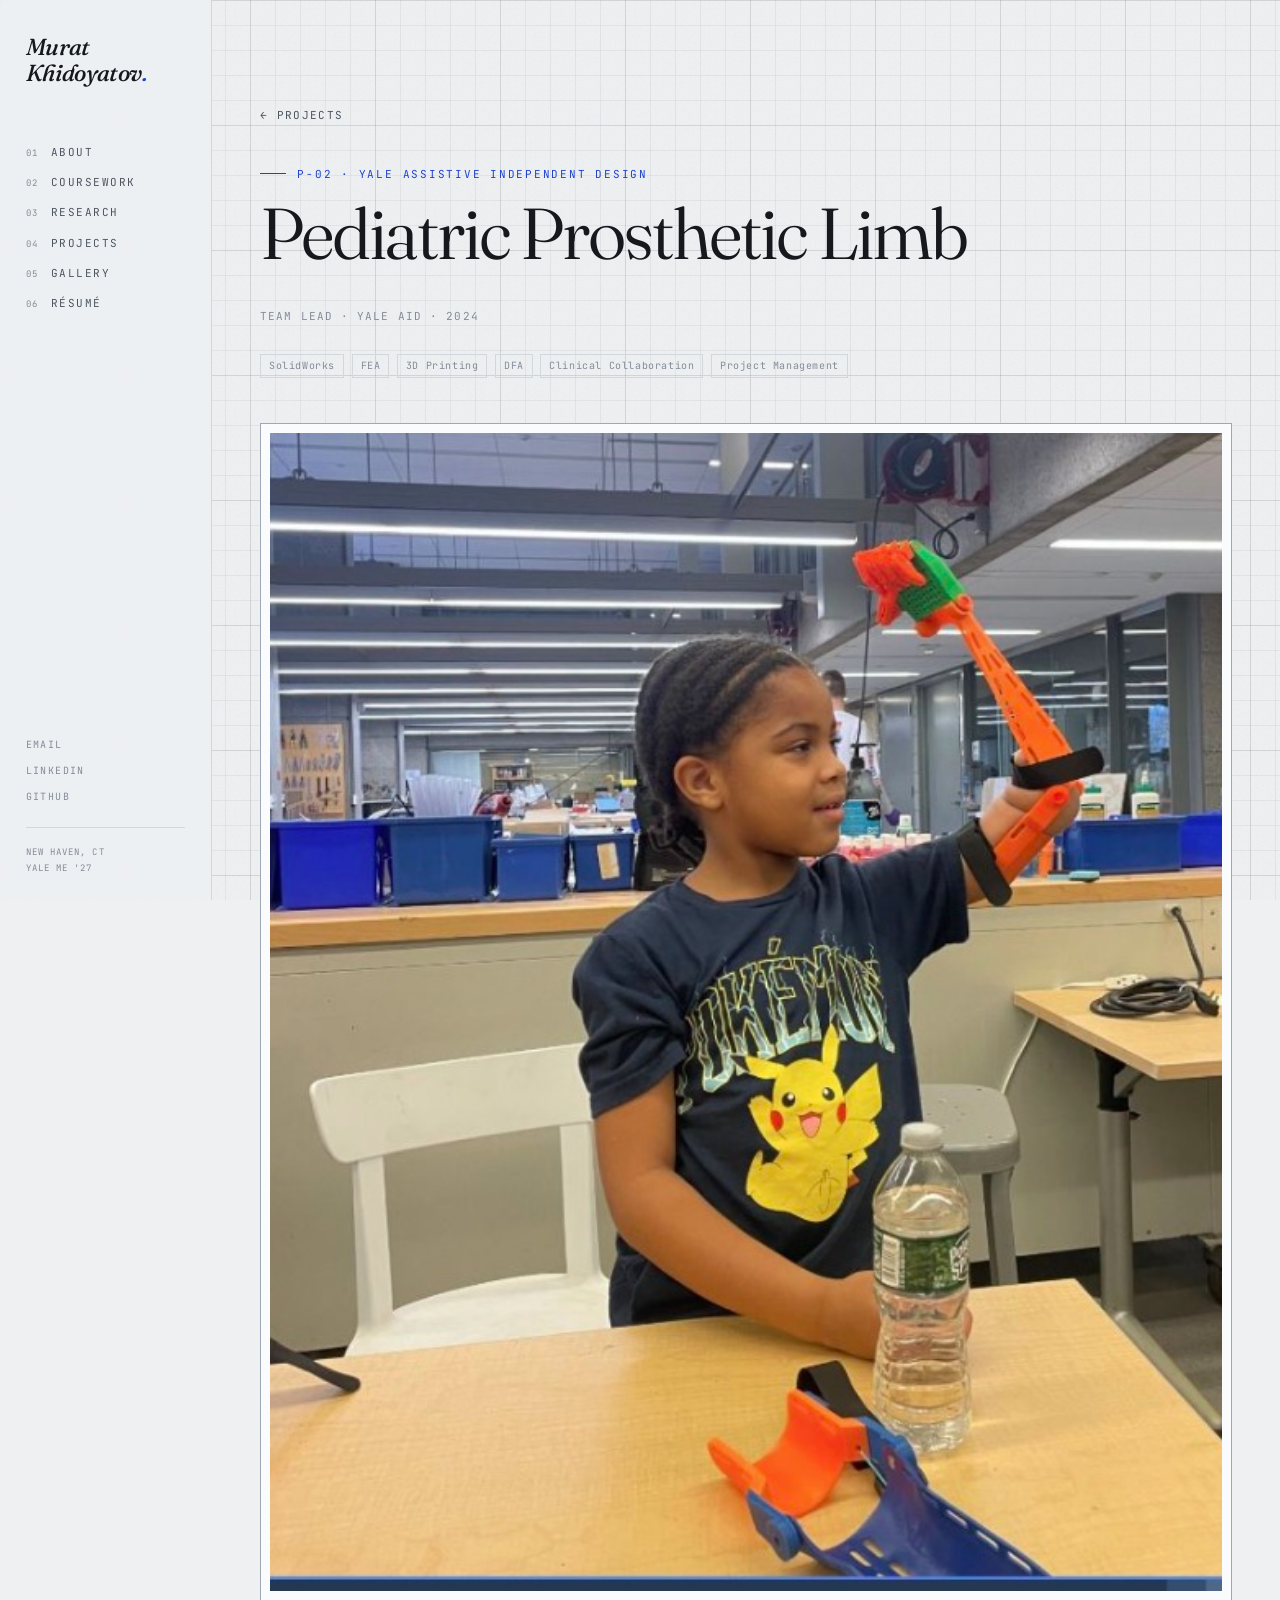
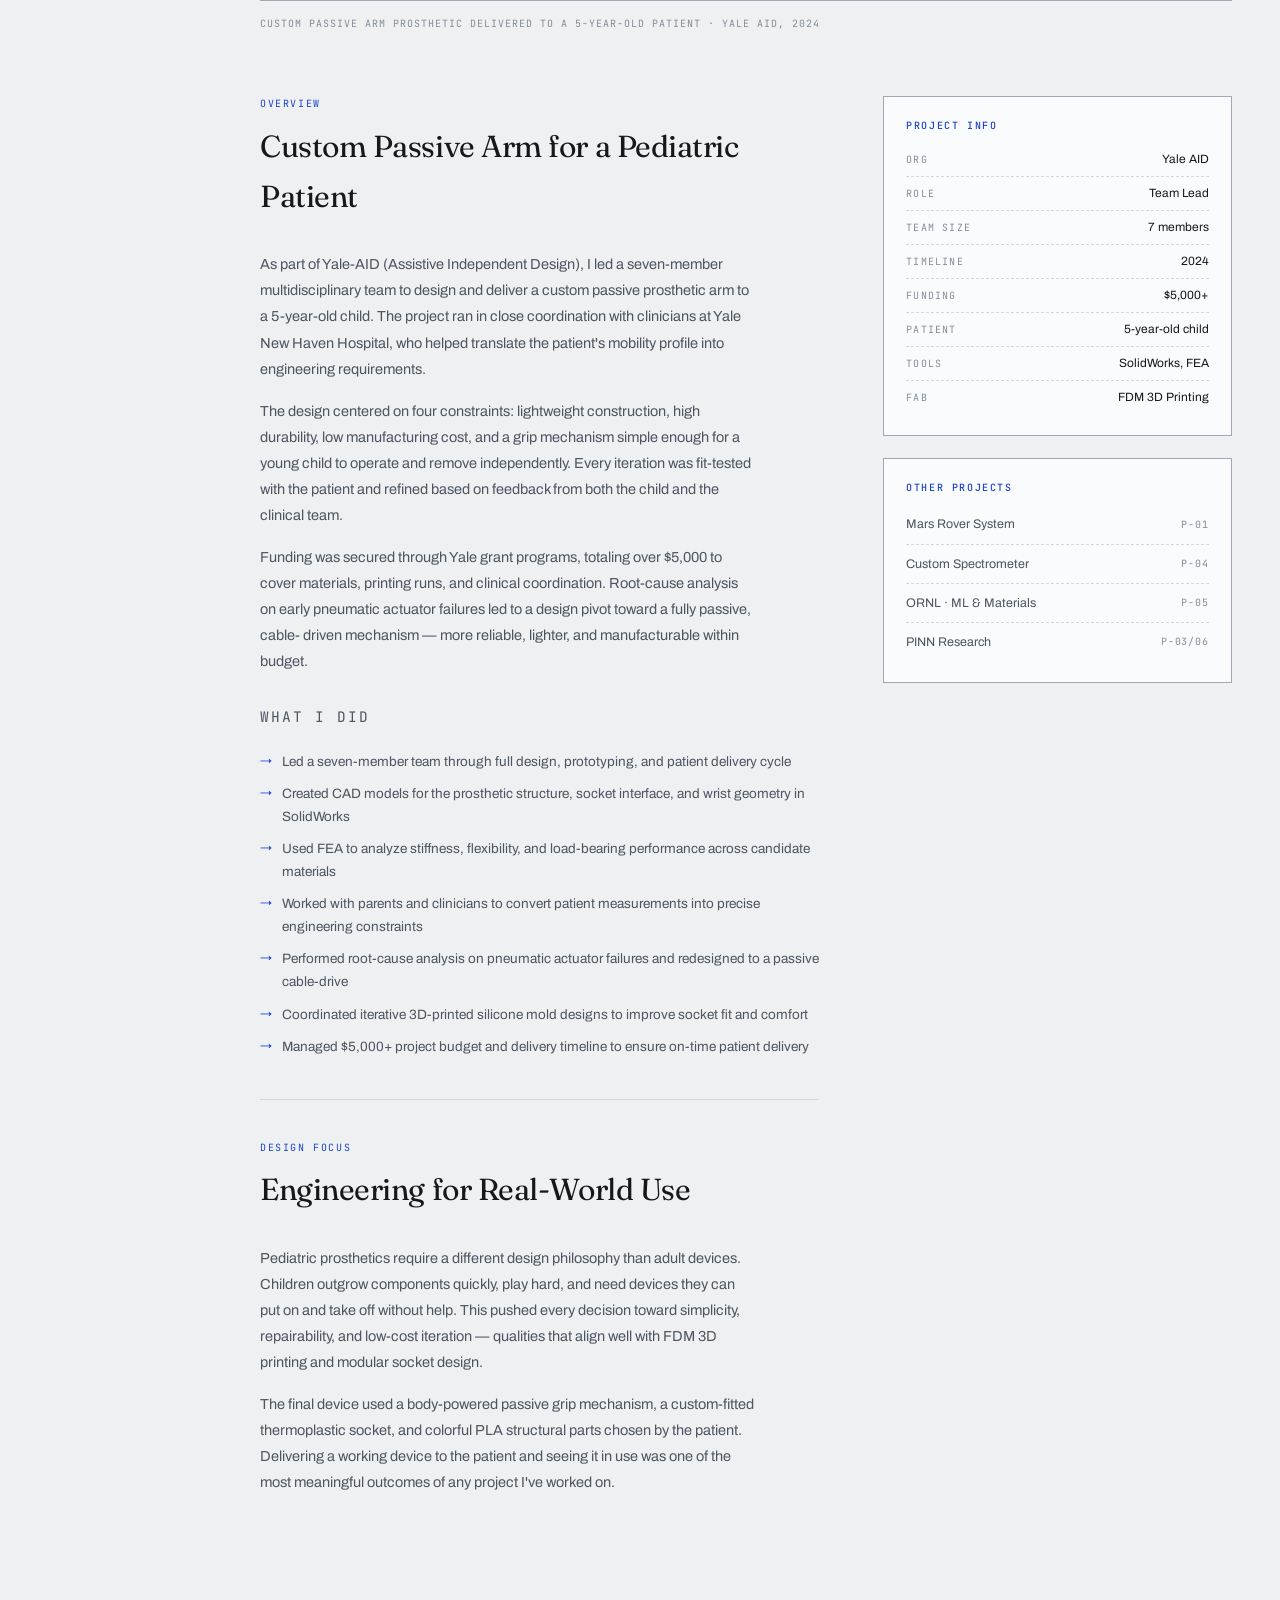
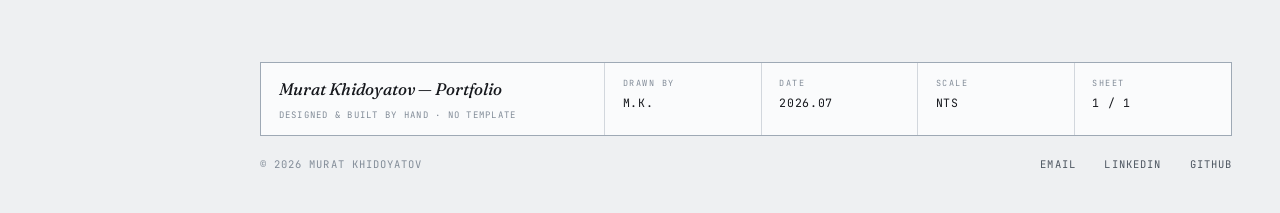
<file: projects/prosthetics.html>
<!DOCTYPE html>
<html lang="en">
<head>
  <meta charset="UTF-8" />
  <meta name="viewport" content="width=device-width, initial-scale=1.0" />
  <meta name="description" content="Custom pediatric prosthetic limb designed and delivered by a 7-member Yale AID team — $5K+ funding secured, FEA-driven design, 3D-printed silicone mold iteration." />
  <title>Pediatric Prosthetic · Murat Khidoyatov</title>

  <link rel="preconnect" href="https://fonts.googleapis.com" />
  <link rel="preconnect" href="https://fonts.gstatic.com" crossorigin />
  <link href="https://fonts.googleapis.com/css2?family=Fraunces:ital,opsz,wght@0,9..144,300..700;1,9..144,300..700&family=Archivo:wght@400;500;600&family=JetBrains+Mono:wght@400;500&display=swap" rel="stylesheet" />
  <link rel="stylesheet" href="../styles.css" />
  <link rel="icon" type="image/png" href="../favicon.png" />
  <link rel="apple-touch-icon" href="../apple-touch-icon.png" />
  <link rel="canonical" href="https://muratkhid.github.io/MuratKhid/projects/prosthetics.html" />

  <!-- Open Graph -->
  <meta property="og:type" content="article" />
  <meta property="og:title" content="Pediatric Prosthetic Limb — Murat Khidoyatov" />
  <meta property="og:description" content="Custom passive prosthetic limb designed and delivered to a pediatric patient by a 7-member Yale AID team." />
  <meta property="og:image" content="https://muratkhid.github.io/MuratKhid/img/prosthetic-glove.jpg" />
  <meta property="og:url" content="https://muratkhid.github.io/MuratKhid/projects/prosthetics.html" />
  <meta property="og:site_name" content="Murat Khidoyatov" />

  <!-- Twitter / X -->
  <meta name="twitter:card" content="summary_large_image" />
  <meta name="twitter:title" content="Pediatric Prosthetic Limb — Murat Khidoyatov" />
  <meta name="twitter:description" content="Custom passive prosthetic limb designed and delivered to a pediatric patient by a Yale AID team." />
  <meta name="twitter:image" content="https://muratkhid.github.io/MuratKhid/img/prosthetic-glove.jpg" />
</head>
<body>
  <div class="grid-bg" aria-hidden="true"></div>
  <div class="noise" aria-hidden="true"></div>

  <!-- Left navigation rail (desktop) -->
  <aside class="rail">
    <a href="../" class="rail__brand">Murat<br />Khidoyatov<span>.</span></a>
    <nav class="rail__nav" aria-label="Sections">
      <a class="rail__link" href="../#about"><i>01</i>About</a>
      <a class="rail__link" href="../coursework.html"><i>02</i>Coursework</a>
      <a class="rail__link" href="../#research"><i>03</i>Research</a>
      <a class="rail__link" href="../#projects"><i>04</i>Projects</a>
      <a class="rail__link" href="../#gallery"><i>05</i>Gallery</a>
      <a class="rail__link" href="../#resume"><i>06</i>Résumé</a>
    </nav>
    <div class="rail__foot">
      <a href="mailto:murat.khidoyatov@yale.edu">Email</a>
      <a href="https://www.linkedin.com/in/muratkhid" target="_blank" rel="noopener">LinkedIn</a>
      <a href="https://github.com/muratkhid" target="_blank" rel="noopener">GitHub</a>
    </div>
    <p class="rail__note">New Haven, CT<br />Yale ME '27</p>
    <span class="rail__progress" id="railProgress" aria-hidden="true"></span>
  </aside>

  <!-- Slim top bar (mobile) -->
  <header class="mbar">
    <a href="../" class="mbar__brand">Murat Khidoyatov<span>.</span></a>
    <button class="nav__burger" id="navBurger" aria-label="Open menu" aria-expanded="false">
      <span></span><span></span><span></span>
    </button>
  </header>

  <!-- Mobile menu -->
  <nav class="mobile-menu" id="mobileMenu" aria-hidden="true">
    <a href="../#about">About</a>
    <a href="../coursework.html">Coursework</a>
    <a href="../#research">Research</a>
    <a href="../#projects">Projects</a>
    <a href="../#gallery">Gallery</a>
    <a href="../#resume">Résumé</a>
  </nav>

  <!-- Hero -->
  <section class="section proj-hero">
    <a href="../#projects" class="proj-back">← projects</a>
    <div class="proj-hero__label">P-02 · Yale Assistive Independent Design</div>
    <h1 class="proj-hero__title">Pediatric Prosthetic Limb</h1>
    <p class="proj-hero__role">Team Lead · Yale AID · 2024</p>
    <div class="proj-hero__tags">
      <span>SolidWorks</span>
      <span>FEA</span>
      <span>3D Printing</span>
      <span>DFA</span>
      <span>Clinical Collaboration</span>
      <span>Project Management</span>
    </div>
  </section>

  <!-- Image -->
  <div class="proj-images">
    <div class="proj-images__grid">
      <img src="../img/prosthetic-glove.jpg" alt="Custom pediatric prosthetic hand" />
    </div>
    <p class="proj-images__caption">Custom passive arm prosthetic delivered to a 5-year-old patient · Yale AID, 2024</p>
  </div>

  <!-- Body -->
  <div class="proj-body">
    <div class="proj-body__grid">

      <main>
        <div class="proj-subsection">
          <div class="proj-subsection__label">overview</div>
          <h2 class="proj-subsection__title">Custom Passive Arm for a Pediatric Patient</h2>
          <p>
            As part of Yale-AID (Assistive Independent Design), I led a seven-member
            multidisciplinary team to design and deliver a custom passive prosthetic arm
            to a 5-year-old child. The project ran in close coordination with clinicians
            at Yale New Haven Hospital, who helped translate the patient's mobility profile
            into engineering requirements.
          </p>
          <p>
            The design centered on four constraints: lightweight construction, high
            durability, low manufacturing cost, and a grip mechanism simple enough for
            a young child to operate and remove independently. Every iteration was fit-tested
            with the patient and refined based on feedback from both the child and the
            clinical team.
          </p>
          <p>
            Funding was secured through Yale grant programs, totaling over $5,000 to cover
            materials, printing runs, and clinical coordination. Root-cause analysis on early
            pneumatic actuator failures led to a design pivot toward a fully passive, cable-
            driven mechanism — more reliable, lighter, and manufacturable within budget.
          </p>

          <p class="proj-bullets__label">what I did</p>
          <ul class="proj-bullets">
            <li>Led a seven-member team through full design, prototyping, and patient delivery cycle</li>
            <li>Created CAD models for the prosthetic structure, socket interface, and wrist geometry in SolidWorks</li>
            <li>Used FEA to analyze stiffness, flexibility, and load-bearing performance across candidate materials</li>
            <li>Worked with parents and clinicians to convert patient measurements into precise engineering constraints</li>
            <li>Performed root-cause analysis on pneumatic actuator failures and redesigned to a passive cable-drive</li>
            <li>Coordinated iterative 3D-printed silicone mold designs to improve socket fit and comfort</li>
            <li>Managed $5,000+ project budget and delivery timeline to ensure on-time patient delivery</li>
          </ul>
        </div>

        <div class="proj-subsection">
          <div class="proj-subsection__label">design focus</div>
          <h2 class="proj-subsection__title">Engineering for Real-World Use</h2>
          <p>
            Pediatric prosthetics require a different design philosophy than adult devices.
            Children outgrow components quickly, play hard, and need devices they can put
            on and take off without help. This pushed every decision toward simplicity,
            repairability, and low-cost iteration — qualities that align well with
            FDM 3D printing and modular socket design.
          </p>
          <p>
            The final device used a body-powered passive grip mechanism, a custom-fitted
            thermoplastic socket, and colorful PLA structural parts chosen by the patient.
            Delivering a working device to the patient and seeing it in use was one of the
            most meaningful outcomes of any project I've worked on.
          </p>
        </div>
      </main>

      <!-- Sidebar -->
      <aside class="proj-sidebar">
        <div class="proj-sidebar__card">
          <h4>Project Info</h4>
          <div class="card__row"><span>org</span><span>Yale AID</span></div>
          <div class="card__row"><span>role</span><span>Team Lead</span></div>
          <div class="card__row"><span>team size</span><span>7 members</span></div>
          <div class="card__row"><span>timeline</span><span>2024</span></div>
          <div class="card__row"><span>funding</span><span>$5,000+</span></div>
          <div class="card__row"><span>patient</span><span>5-year-old child</span></div>
          <div class="card__row"><span>tools</span><span>SolidWorks, FEA</span></div>
          <div class="card__row"><span>fab</span><span>FDM 3D Printing</span></div>
        </div>

        <div class="proj-sidebar__card">
          <h4>Other Projects</h4>
          <a href="mars-rover.html" class="proj-other-link">
            <span>Mars Rover System</span>
            <span class="proj-other-link__num">P-01</span>
          </a>
          <a href="spectrometer.html" class="proj-other-link">
            <span>Custom Spectrometer</span>
            <span class="proj-other-link__num">P-04</span>
          </a>
          <a href="ornl.html" class="proj-other-link">
            <span>ORNL · ML &amp; Materials</span>
            <span class="proj-other-link__num">P-05</span>
          </a>
          <a href="research.html" class="proj-other-link">
            <span>PINN Research</span>
            <span class="proj-other-link__num">P-03/06</span>
          </a>
        </div>
      </aside>

    </div>
  </div>

  <footer class="footer">
    <div class="tblock">
      <div class="tblock__cell tblock__cell--wide">
        <span class="tblock__title">Murat Khidoyatov — Portfolio</span>
        <span class="tblock__sub">Designed &amp; built by hand · no template</span>
      </div>
      <div class="tblock__cell">
        <span class="tblock__k">Drawn by</span>
        <span class="tblock__v">M.K.</span>
      </div>
      <div class="tblock__cell">
        <span class="tblock__k">Date</span>
        <span class="tblock__v">2026.07</span>
      </div>
      <div class="tblock__cell">
        <span class="tblock__k">Scale</span>
        <span class="tblock__v">NTS</span>
      </div>
      <div class="tblock__cell">
        <span class="tblock__k">Sheet</span>
        <span class="tblock__v">1 / 1</span>
      </div>
    </div>
    <div class="footer__row">
      <span class="footer__sig">© 2026 Murat Khidoyatov</span>
      <div class="footer__links">
        <a href="mailto:murat.khidoyatov@yale.edu">Email</a>
        <a href="https://www.linkedin.com/in/muratkhid" target="_blank" rel="noopener">LinkedIn</a>
        <a href="https://github.com/muratkhid" target="_blank" rel="noopener">GitHub</a>
      </div>
    </div>
  </footer>

  <script src="../script.js"></script>
</body>
</html>
</file>
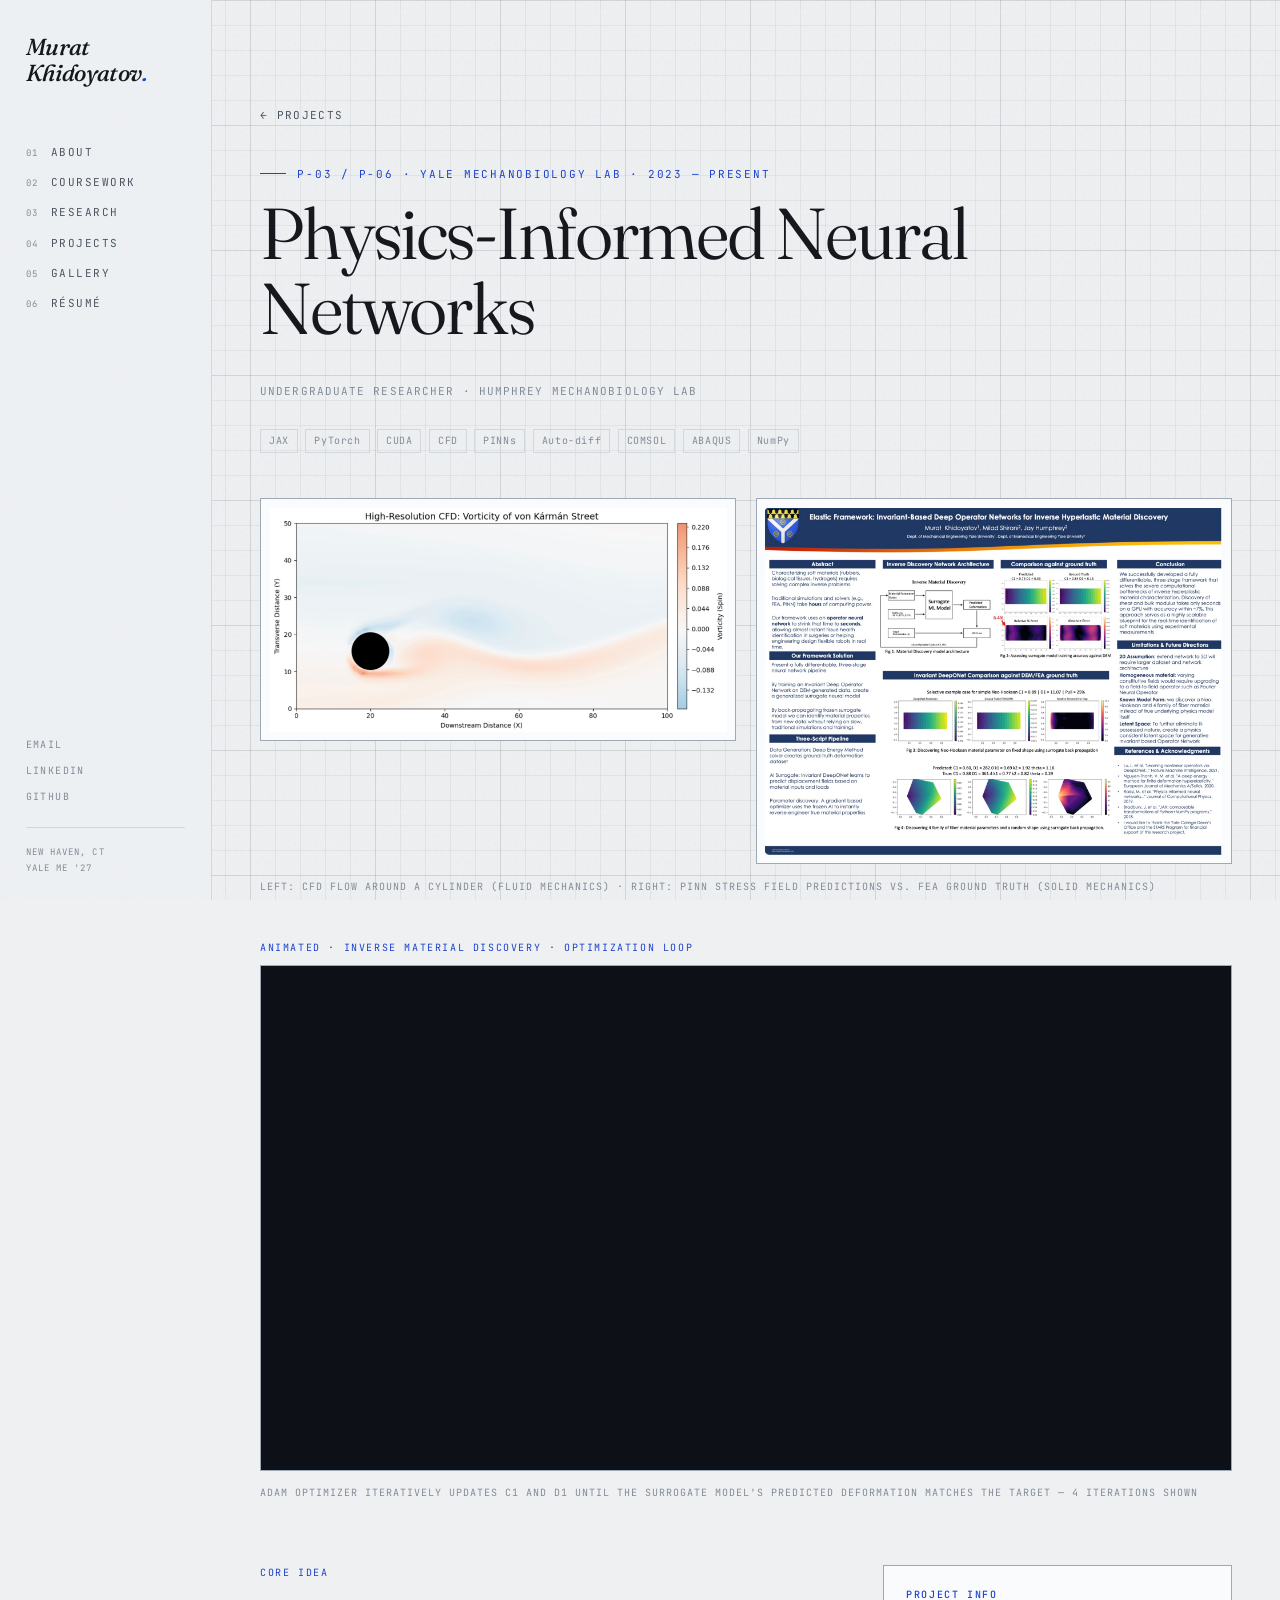
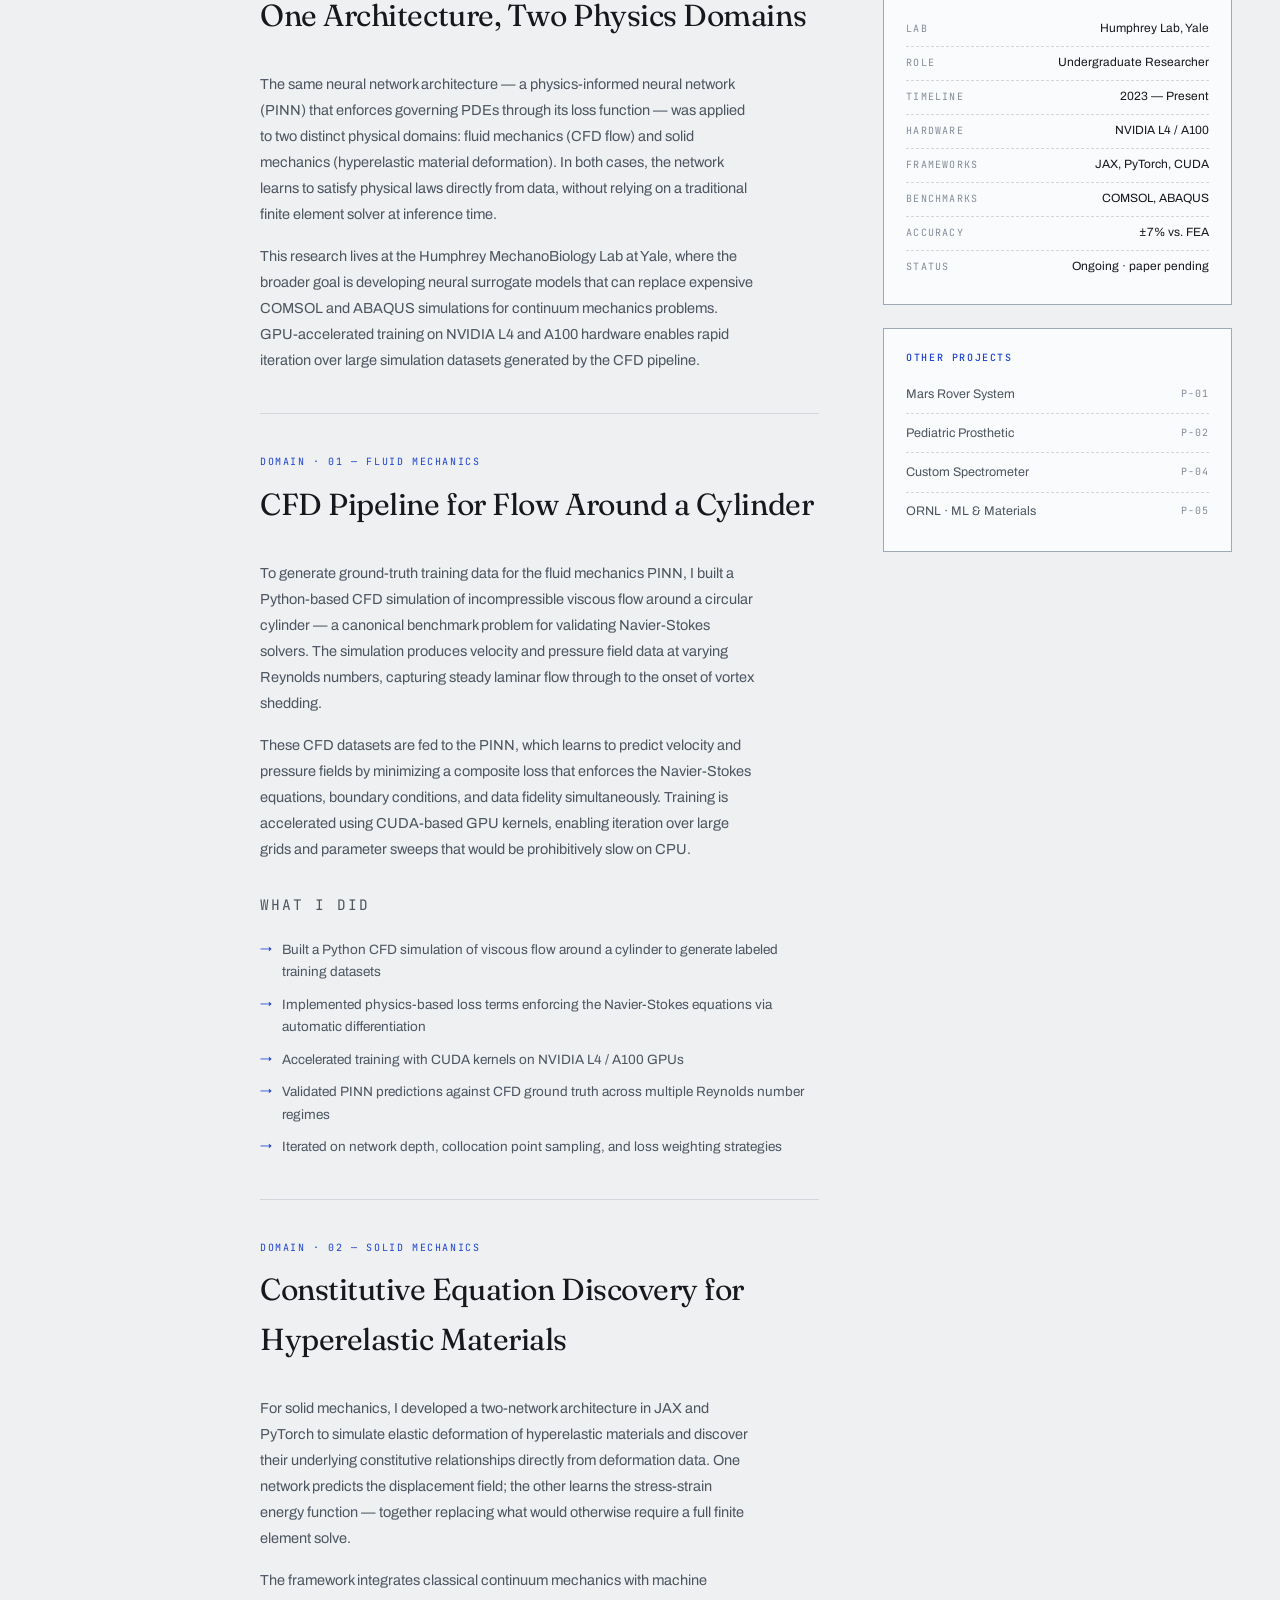
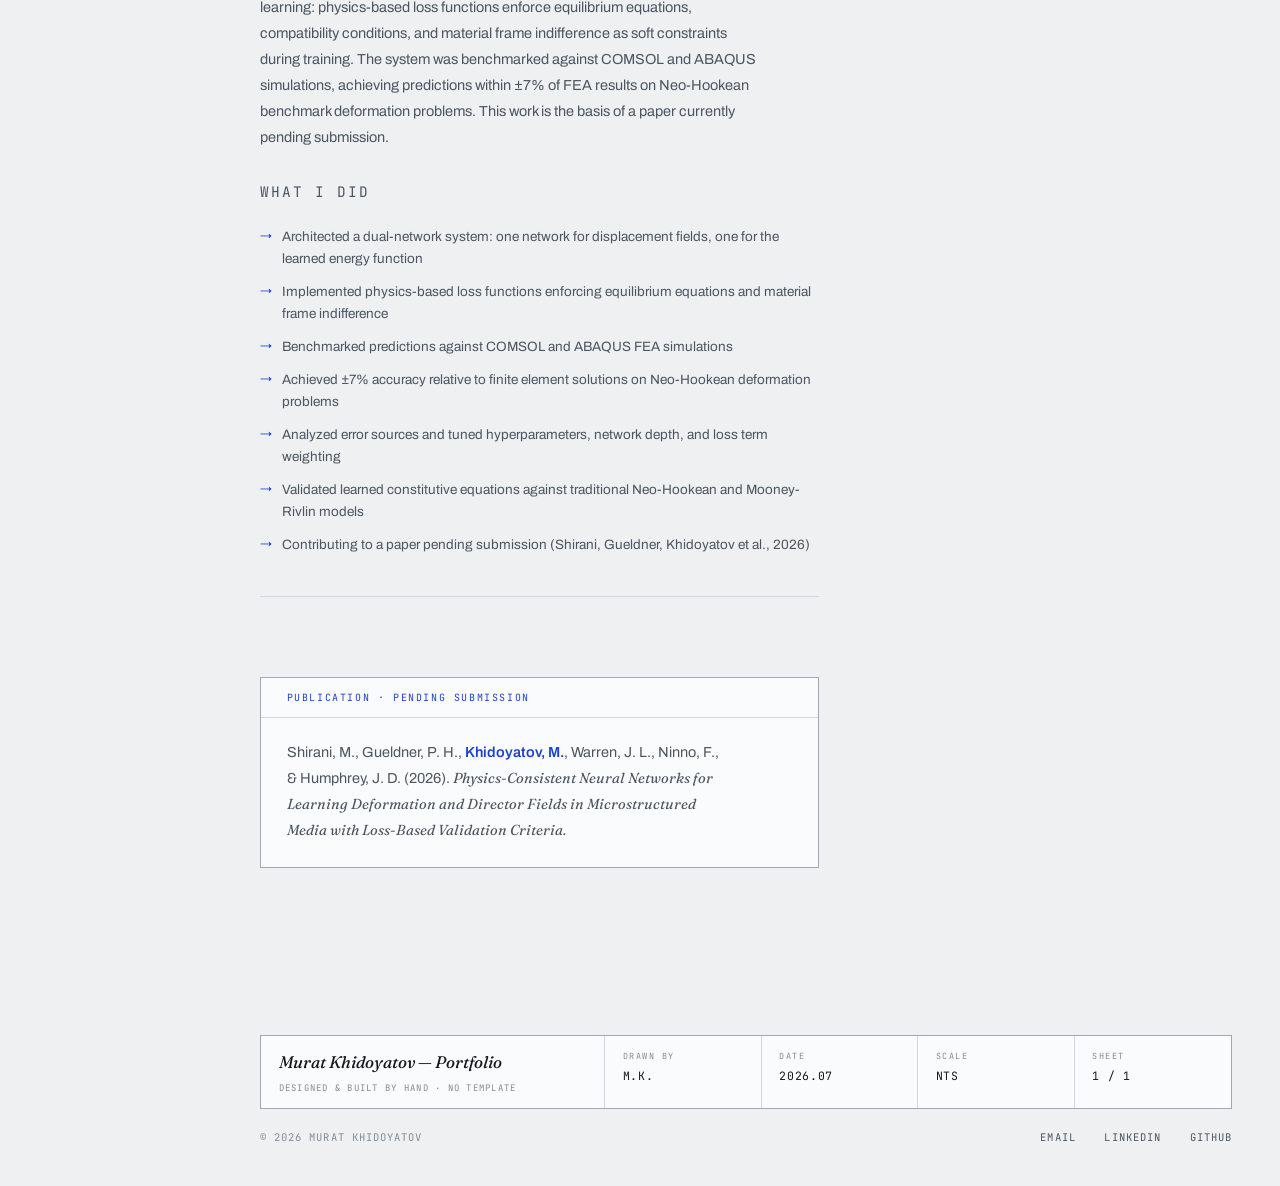
<file: projects/research.html>
<!DOCTYPE html>
<html lang="en">
<head>
  <meta charset="UTF-8" />
  <meta name="viewport" content="width=device-width, initial-scale=1.0" />
  <meta name="description" content="Physics-informed neural networks for fluid & solid mechanics — JAX dual-network PINNs trained on CFD data, GPU-accelerated on NVIDIA L4/A100 hardware." />
  <title>PINN Research · Murat Khidoyatov</title>

  <link rel="preconnect" href="https://fonts.googleapis.com" />
  <link rel="preconnect" href="https://fonts.gstatic.com" crossorigin />
  <link href="https://fonts.googleapis.com/css2?family=Fraunces:ital,opsz,wght@0,9..144,300..700;1,9..144,300..700&family=Archivo:wght@400;500;600&family=JetBrains+Mono:wght@400;500&display=swap" rel="stylesheet" />
  <link rel="stylesheet" href="../styles.css" />
  <link rel="icon" type="image/png" href="../favicon.png" />
  <link rel="apple-touch-icon" href="../apple-touch-icon.png" />
  <link rel="canonical" href="https://muratkhid.github.io/MuratKhid/projects/research.html" />

  <!-- Open Graph -->
  <meta property="og:type" content="article" />
  <meta property="og:title" content="Physics-Informed Neural Networks — Murat Khidoyatov" />
  <meta property="og:description" content="JAX dual-network PINNs for fluid & solid mechanics, trained on CFD data and GPU-accelerated on NVIDIA L4/A100." />
  <meta property="og:image" content="https://muratkhid.github.io/MuratKhid/img/pinn-results.jpg" />
  <meta property="og:url" content="https://muratkhid.github.io/MuratKhid/projects/research.html" />
  <meta property="og:site_name" content="Murat Khidoyatov" />

  <!-- Twitter / X -->
  <meta name="twitter:card" content="summary_large_image" />
  <meta name="twitter:title" content="Physics-Informed Neural Networks — Murat Khidoyatov" />
  <meta name="twitter:description" content="JAX dual-network PINNs for fluid & solid mechanics, GPU-accelerated on NVIDIA L4/A100." />
  <meta name="twitter:image" content="https://muratkhid.github.io/MuratKhid/img/pinn-results.jpg" />
</head>
<body>
  <div class="grid-bg" aria-hidden="true"></div>
  <div class="noise" aria-hidden="true"></div>

  <!-- Left navigation rail (desktop) -->
  <aside class="rail">
    <a href="../" class="rail__brand">Murat<br />Khidoyatov<span>.</span></a>
    <nav class="rail__nav" aria-label="Sections">
      <a class="rail__link" href="../#about"><i>01</i>About</a>
      <a class="rail__link" href="../coursework.html"><i>02</i>Coursework</a>
      <a class="rail__link" href="../#research"><i>03</i>Research</a>
      <a class="rail__link" href="../#projects"><i>04</i>Projects</a>
      <a class="rail__link" href="../#gallery"><i>05</i>Gallery</a>
      <a class="rail__link" href="../#resume"><i>06</i>Résumé</a>
    </nav>
    <div class="rail__foot">
      <a href="mailto:murat.khidoyatov@yale.edu">Email</a>
      <a href="https://www.linkedin.com/in/muratkhid" target="_blank" rel="noopener">LinkedIn</a>
      <a href="https://github.com/muratkhid" target="_blank" rel="noopener">GitHub</a>
    </div>
    <p class="rail__note">New Haven, CT<br />Yale ME '27</p>
    <span class="rail__progress" id="railProgress" aria-hidden="true"></span>
  </aside>

  <!-- Slim top bar (mobile) -->
  <header class="mbar">
    <a href="../" class="mbar__brand">Murat Khidoyatov<span>.</span></a>
    <button class="nav__burger" id="navBurger" aria-label="Open menu" aria-expanded="false">
      <span></span><span></span><span></span>
    </button>
  </header>

  <!-- Mobile menu -->
  <nav class="mobile-menu" id="mobileMenu" aria-hidden="true">
    <a href="../#about">About</a>
    <a href="../coursework.html">Coursework</a>
    <a href="../#research">Research</a>
    <a href="../#projects">Projects</a>
    <a href="../#gallery">Gallery</a>
    <a href="../#resume">Résumé</a>
  </nav>

  <!-- Hero -->
  <section class="section proj-hero">
    <a href="../#projects" class="proj-back">← projects</a>
    <div class="proj-hero__label">P-03 / P-06 · Yale MechanoBiology Lab · 2023 — Present</div>
    <h1 class="proj-hero__title">Physics-Informed Neural Networks</h1>
    <p class="proj-hero__role">Undergraduate Researcher · Humphrey MechanoBiology Lab</p>
    <div class="proj-hero__tags">
      <span>JAX</span>
      <span>PyTorch</span>
      <span>CUDA</span>
      <span>CFD</span>
      <span>PINNs</span>
      <span>Auto-diff</span>
      <span>COMSOL</span>
      <span>ABAQUS</span>
      <span>NumPy</span>
    </div>
  </section>

  <!-- Images -->
  <div class="proj-images">
    <div class="proj-images__grid proj-images__grid--two">
      <img src="../img/flow-CFD.jpg" alt="CFD simulation — flow around a cylinder" />
      <img src="../img/pinn-results.jpg" alt="PINN predictions vs FEA ground truth" />
    </div>
    <p class="proj-images__caption">Left: CFD flow around a cylinder (fluid mechanics) · Right: PINN stress field predictions vs. FEA ground truth (solid mechanics)</p>
  </div>

  <!-- Framework Animation -->
  <div class="framework-viz">
    <div class="framework-viz__label">animated · inverse material discovery · optimization loop</div>
    <canvas id="frameworkCanvas" aria-label="Animated diagram of the inverse material discovery optimization loop"></canvas>
    <p class="proj-images__caption">Adam optimizer iteratively updates C1 and D1 until the surrogate model's predicted deformation matches the target — 4 iterations shown</p>
  </div>

  <!-- Body -->
  <div class="proj-body">
    <div class="proj-body__grid">

      <main>
        <!-- Shared architecture -->
        <div class="proj-subsection">
          <div class="proj-subsection__label">core idea</div>
          <h2 class="proj-subsection__title">One Architecture, Two Physics Domains</h2>
          <p>
            The same neural network architecture — a physics-informed neural network (PINN)
            that enforces governing PDEs through its loss function — was applied to two
            distinct physical domains: fluid mechanics (CFD flow) and solid mechanics
            (hyperelastic material deformation). In both cases, the network learns to
            satisfy physical laws directly from data, without relying on a traditional
            finite element solver at inference time.
          </p>
          <p>
            This research lives at the Humphrey MechanoBiology Lab at Yale, where the
            broader goal is developing neural surrogate models that can replace expensive
            COMSOL and ABAQUS simulations for continuum mechanics problems. GPU-accelerated
            training on NVIDIA L4 and A100 hardware enables rapid iteration over large
            simulation datasets generated by the CFD pipeline.
          </p>
        </div>

        <!-- Sub-project 1: CFD -->
        <div class="proj-subsection">
          <div class="proj-subsection__label">domain · 01 — fluid mechanics</div>
          <h2 class="proj-subsection__title">CFD Pipeline for Flow Around a Cylinder</h2>
          <p>
            To generate ground-truth training data for the fluid mechanics PINN, I built a
            Python-based CFD simulation of incompressible viscous flow around a circular
            cylinder — a canonical benchmark problem for validating Navier-Stokes solvers.
            The simulation produces velocity and pressure field data at varying Reynolds
            numbers, capturing steady laminar flow through to the onset of vortex shedding.
          </p>
          <p>
            These CFD datasets are fed to the PINN, which learns to predict velocity and
            pressure fields by minimizing a composite loss that enforces the Navier-Stokes
            equations, boundary conditions, and data fidelity simultaneously. Training is
            accelerated using CUDA-based GPU kernels, enabling iteration over large grids
            and parameter sweeps that would be prohibitively slow on CPU.
          </p>

          <p class="proj-bullets__label">what I did</p>
          <ul class="proj-bullets">
            <li>Built a Python CFD simulation of viscous flow around a cylinder to generate labeled training datasets</li>
            <li>Implemented physics-based loss terms enforcing the Navier-Stokes equations via automatic differentiation</li>
            <li>Accelerated training with CUDA kernels on NVIDIA L4 / A100 GPUs</li>
            <li>Validated PINN predictions against CFD ground truth across multiple Reynolds number regimes</li>
            <li>Iterated on network depth, collocation point sampling, and loss weighting strategies</li>
          </ul>
        </div>

        <!-- Sub-project 2: Solid mechanics PINN -->
        <div class="proj-subsection">
          <div class="proj-subsection__label">domain · 02 — solid mechanics</div>
          <h2 class="proj-subsection__title">Constitutive Equation Discovery for Hyperelastic Materials</h2>
          <p>
            For solid mechanics, I developed a two-network architecture in JAX and PyTorch
            to simulate elastic deformation of hyperelastic materials and discover their
            underlying constitutive relationships directly from deformation data. One network
            predicts the displacement field; the other learns the stress-strain energy
            function — together replacing what would otherwise require a full finite element
            solve.
          </p>
          <p>
            The framework integrates classical continuum mechanics with machine learning:
            physics-based loss functions enforce equilibrium equations, compatibility
            conditions, and material frame indifference as soft constraints during training.
            The system was benchmarked against COMSOL and ABAQUS simulations, achieving
            predictions within ±7% of FEA results on Neo-Hookean benchmark deformation
            problems. This work is the basis of a paper currently pending submission.
          </p>

          <p class="proj-bullets__label">what I did</p>
          <ul class="proj-bullets">
            <li>Architected a dual-network system: one network for displacement fields, one for the learned energy function</li>
            <li>Implemented physics-based loss functions enforcing equilibrium equations and material frame indifference</li>
            <li>Benchmarked predictions against COMSOL and ABAQUS FEA simulations</li>
            <li>Achieved ±7% accuracy relative to finite element solutions on Neo-Hookean deformation problems</li>
            <li>Analyzed error sources and tuned hyperparameters, network depth, and loss term weighting</li>
            <li>Validated learned constitutive equations against traditional Neo-Hookean and Mooney-Rivlin models</li>
            <li>Contributing to a paper pending submission (Shirani, Gueldner, Khidoyatov et al., 2026)</li>
          </ul>
        </div>

        <!-- Publication -->
        <div class="proj-subsection">
          <div class="publication">
            <div class="publication__label">publication · pending submission</div>
            <p class="publication__cite">
              Shirani, M., Gueldner, P. H., <strong>Khidoyatov, M.</strong>, Warren, J. L.,
              Ninno, F., &amp; Humphrey, J. D. (2026).
              <em>Physics-Consistent Neural Networks for Learning Deformation and Director
              Fields in Microstructured Media with Loss-Based Validation Criteria.</em>
            </p>
          </div>
        </div>
      </main>

      <!-- Sidebar -->
      <aside class="proj-sidebar">
        <div class="proj-sidebar__card">
          <h4>Project Info</h4>
          <div class="card__row"><span>lab</span><span>Humphrey Lab, Yale</span></div>
          <div class="card__row"><span>role</span><span>Undergraduate Researcher</span></div>
          <div class="card__row"><span>timeline</span><span>2023 — Present</span></div>
          <div class="card__row"><span>hardware</span><span>NVIDIA L4 / A100</span></div>
          <div class="card__row"><span>frameworks</span><span>JAX, PyTorch, CUDA</span></div>
          <div class="card__row"><span>benchmarks</span><span>COMSOL, ABAQUS</span></div>
          <div class="card__row"><span>accuracy</span><span>±7% vs. FEA</span></div>
          <div class="card__row"><span>status</span><span>Ongoing · paper pending</span></div>
        </div>

        <div class="proj-sidebar__card">
          <h4>Other Projects</h4>
          <a href="mars-rover.html" class="proj-other-link">
            <span>Mars Rover System</span>
            <span class="proj-other-link__num">P-01</span>
          </a>
          <a href="prosthetics.html" class="proj-other-link">
            <span>Pediatric Prosthetic</span>
            <span class="proj-other-link__num">P-02</span>
          </a>
          <a href="spectrometer.html" class="proj-other-link">
            <span>Custom Spectrometer</span>
            <span class="proj-other-link__num">P-04</span>
          </a>
          <a href="ornl.html" class="proj-other-link">
            <span>ORNL · ML &amp; Materials</span>
            <span class="proj-other-link__num">P-05</span>
          </a>
        </div>
      </aside>

    </div>
  </div>

  <footer class="footer">
    <div class="tblock">
      <div class="tblock__cell tblock__cell--wide">
        <span class="tblock__title">Murat Khidoyatov — Portfolio</span>
        <span class="tblock__sub">Designed &amp; built by hand · no template</span>
      </div>
      <div class="tblock__cell">
        <span class="tblock__k">Drawn by</span>
        <span class="tblock__v">M.K.</span>
      </div>
      <div class="tblock__cell">
        <span class="tblock__k">Date</span>
        <span class="tblock__v">2026.07</span>
      </div>
      <div class="tblock__cell">
        <span class="tblock__k">Scale</span>
        <span class="tblock__v">NTS</span>
      </div>
      <div class="tblock__cell">
        <span class="tblock__k">Sheet</span>
        <span class="tblock__v">1 / 1</span>
      </div>
    </div>
    <div class="footer__row">
      <span class="footer__sig">© 2026 Murat Khidoyatov</span>
      <div class="footer__links">
        <a href="mailto:murat.khidoyatov@yale.edu">Email</a>
        <a href="https://www.linkedin.com/in/muratkhid" target="_blank" rel="noopener">LinkedIn</a>
        <a href="https://github.com/muratkhid" target="_blank" rel="noopener">GitHub</a>
      </div>
    </div>
  </footer>

  <script src="../script.js"></script>
  <script>
  /* ── Inverse Material Discovery — animated framework diagram ──────────────
     Pure Canvas2D, no dependencies. Theme-aware via CSS custom properties.   */
  (function () {
    'use strict';

    const canvas = document.getElementById('frameworkCanvas');
    if (!canvas) return;
    const ctx = canvas.getContext('2d');

    /* roundRect is missing on Firefox < 112 / Safari < 16 */
    if (!ctx.roundRect) {
      ctx.roundRect = function (x, y, w, h, r) {
        r = Math.min(r, w / 2, h / 2);
        this.moveTo(x + r, y);
        this.arcTo(x + w, y, x + w, y + h, r);
        this.arcTo(x + w, y + h, x, y + h, r);
        this.arcTo(x, y + h, x, y, r);
        this.arcTo(x, y, x + w, y, r);
        this.closePath();
        return this;
      };
    }

    /* Convergence data: simulated epochs */
    const EPOCHS = [
      { c1: 0.80, d1: 0.35, loss: 0.2847 },
      { c1: 0.61, d1: 0.28, loss: 0.1203 },
      { c1: 0.48, d1: 0.22, loss: 0.0421 },
      { c1: 0.42, d1: 0.19, loss: 0.0087 },
    ];
    const CYCLE_MS = 5200; /* ms per iteration */

    /* Layout — unscaled coordinates (designed for W=760) */
    const RAW = {
      nodes: {
        params: { x: 28,  y: 58,  w: 162, h: 82,  lines: ['Material Params'],       accent: false },
        pull:   { x: 28,  y: 192, w: 162, h: 56,  lines: ['Pull States'],            accent: false },
        model:  { x: 307, y: 108, w: 168, h: 108, lines: ['Surrogate', 'ML Model'],  accent: true  },
        pred:   { x: 561, y: 58,  w: 162, h: 82,  lines: ['Predicted', 'Deformation'], accent: false },
        target: { x: 561, y: 212, w: 162, h: 56,  lines: ['Target', 'Deformation'], accent: false },
        loss:   { x: 350, y: 322, w: 155, h: 58,  lines: ['MSE Loss'],              accent: false },
        adam:   { x: 56,  y: 322, w: 178, h: 58,  lines: ['Adam Optimizer'],        accent: false },
      },
      /* Edge phases are fractions [0..1] of one CYCLE */
      edges: [
        { from: 'params', to: 'model',  phase: [0.05, 0.38] },
        { from: 'pull',   to: 'model',  phase: [0.05, 0.38] },
        { from: 'model',  to: 'pred',   phase: [0.38, 0.56] },
        { from: 'pred',   to: 'loss',   phase: [0.56, 0.72] },
        { from: 'target', to: 'loss',   phase: [0.56, 0.72] },
        { from: 'loss',   to: 'adam',   phase: [0.72, 0.86] },
        { from: 'adam',   to: 'params', phase: [0.86, 1.00], isReturn: true },
      ],
    };

    let N = {};   /* scaled nodes */
    let E = [];   /* scaled edges with bezier control points */
    let W, H, S;

    /* ── node side helpers ──────────────────────────────────────── */
    const sides = {
      right:  n => ({ x: n.x + n.w,       y: n.y + n.h / 2 }),
      left:   n => ({ x: n.x,             y: n.y + n.h / 2 }),
      bottom: n => ({ x: n.x + n.w / 2,   y: n.y + n.h     }),
    };

    function build(cw, ch) {
      W = cw;
      H = ch;
      S = W / 760;

      N = {};
      for (const [id, r] of Object.entries(RAW.nodes)) {
        N[id] = { ...r, x: r.x*S, y: r.y*S, w: r.w*S, h: r.h*S };
      }

      E = RAW.edges.map(re => {
        const nf = N[re.from], nt = N[re.to];
        let p0, p1, cp0, cp1;

        if (re.isReturn) {
          /* adam → params: curve around left edge */
          p0  = sides.left(nf);
          p1  = sides.bottom(nt);
          cp0 = { x: 8*S, y: p0.y + 20*S };
          cp1 = { x: 8*S, y: p1.y - 20*S };
        } else if (re.from === 'pred' && re.to === 'loss') {
          /* pred (bottom) → loss (right): L-shaped */
          p0  = sides.bottom(nf);
          p1  = { x: N.loss.x + N.loss.w, y: N.loss.y + N.loss.h / 2 };
          cp0 = { x: p0.x, y: p1.y };
          cp1 = { x: p1.x + 20*S, y: p1.y };
        } else if (re.from === 'target' && re.to === 'loss') {
          /* target (left) → loss (right): horizontal arc  */
          p0  = sides.left(nf);
          p1  = { x: N.loss.x + N.loss.w, y: N.loss.y + N.loss.h / 2 };
          const mx = (p0.x + p1.x) / 2;
          cp0 = { x: mx, y: p0.y };
          cp1 = { x: mx, y: p1.y };
        } else {
          /* default: horizontal meet-in-the-middle bezier */
          p0  = sides.right(nf);
          p1  = sides.left(nt);
          const mx = (p0.x + p1.x) / 2;
          cp0 = { x: mx, y: p0.y };
          cp1 = { x: mx, y: p1.y };
        }
        return { ...re, p0, p1, cp0, cp1 };
      });
    }

    /* ── cubic bezier point ─────────────────────────────────────── */
    function bez(e, t) {
      const u = 1 - t;
      return {
        x: u*u*u*e.p0.x + 3*u*u*t*e.cp0.x + 3*u*t*t*e.cp1.x + t*t*t*e.p1.x,
        y: u*u*u*e.p0.y + 3*u*u*t*e.cp0.y + 3*u*t*t*e.cp1.y + t*t*t*e.p1.y,
      };
    }

    /* ── read theme colors ──────────────────────────────────────── */
    function C() {
      // fixed dark "instrument display" palette — independent of page theme
      return {
        accent:  '#4db8ff',
        bg:      '#0d1117',
        bgCard:  '#161c24',
        bord:    'rgba(255,255,255,0.07)',
        bordStr: 'rgba(255,255,255,0.14)',
        text:    '#e8eaed',
        dim:     '#98a2ad',
        muted:   '#5c6570',
      };
    }

    /* ── draw arrowhead at bezier tip ───────────────────────────── */
    function arrowHead(tip, prev, size, fill) {
      const a = Math.atan2(tip.y - prev.y, tip.x - prev.x);
      ctx.beginPath();
      ctx.moveTo(tip.x, tip.y);
      ctx.lineTo(tip.x - size * Math.cos(a - 0.42), tip.y - size * Math.sin(a - 0.42));
      ctx.lineTo(tip.x - size * Math.cos(a + 0.42), tip.y - size * Math.sin(a + 0.42));
      ctx.closePath();
      ctx.fillStyle = fill;
      ctx.fill();
    }

    /* ── main frame ─────────────────────────────────────────────── */
    let startTime = null;

    function frame(now) {
      if (!startTime) startTime = now;
      const elapsed = now - startTime;
      const epochIdx = Math.floor(elapsed / CYCLE_MS) % EPOCHS.length;
      const cycleT   = (elapsed % CYCLE_MS) / CYCLE_MS; /* 0..1 */

      const clr = C();
      ctx.clearRect(0, 0, W, H);

      /* background */
      ctx.fillStyle = clr.bg;
      ctx.fillRect(0, 0, W, H);

      /* subtle grid */
      ctx.strokeStyle = 'rgba(255,255,255,0.028)';
      ctx.lineWidth = 0.5;
      const gs = 32 * S;
      for (let x = gs / 2; x < W; x += gs) { ctx.beginPath(); ctx.moveTo(x, 0); ctx.lineTo(x, H); ctx.stroke(); }
      for (let y = gs / 2; y < H; y += gs) { ctx.beginPath(); ctx.moveTo(0, y); ctx.lineTo(W, y); ctx.stroke(); }

      /* edge activity alpha — bell curve over its phase window */
      function edgeAlpha(e) {
        const [p0, p1] = e.phase;
        if (cycleT < p0 || cycleT > p1) return 0;
        const mid  = (p0 + p1) / 2;
        const half = (p1 - p0) / 2;
        return 1 - Math.pow((cycleT - mid) / half, 2);
      }

      /* node glow — max alpha of connected edges */
      function nodeGlow(id) {
        return E.reduce((m, e) => (e.from === id || e.to === id) ? Math.max(m, edgeAlpha(e)) : m, 0);
      }

      /* ── EDGES ────────────────────────────────────────────────── */
      for (const e of E) {
        const a = edgeAlpha(e);
        const active = a > 0;

        ctx.beginPath();
        ctx.moveTo(e.p0.x, e.p0.y);
        ctx.bezierCurveTo(e.cp0.x, e.cp0.y, e.cp1.x, e.cp1.y, e.p1.x, e.p1.y);

        if (active) {
          ctx.strokeStyle = `rgba(77,184,255,${0.15 + 0.45 * a})`;
          ctx.lineWidth   = (1.5 + a * 0.8) * S;
          ctx.setLineDash([]);
        } else {
          ctx.strokeStyle = 'rgba(255,255,255,0.065)';
          ctx.lineWidth   = S;
          ctx.setLineDash([4 * S, 8 * S]);
        }
        ctx.stroke();
        ctx.setLineDash([]);

        /* arrowhead */
        const tip  = bez(e, 0.995);
        const near = bez(e, 0.960);
        arrowHead(tip, near, 7 * S, active ? `rgba(77,184,255,${0.45 + 0.45 * a})` : 'rgba(255,255,255,0.10)');

        /* flowing particles */
        if (active) {
          const localT = (cycleT - e.phase[0]) / (e.phase[1] - e.phase[0]);
          const COUNT = 5;
          for (let i = 0; i < COUNT; i++) {
            const pt  = (localT + i / COUNT) % 1;
            const pos = bez(e, pt);
            const fade = Math.sin(pt * Math.PI) * a;
            ctx.save();
            ctx.shadowColor = '#4db8ff';
            ctx.shadowBlur  = 10 * S;
            ctx.beginPath();
            ctx.arc(pos.x, pos.y, 3.2 * S, 0, Math.PI * 2);
            ctx.fillStyle = `rgba(77,184,255,${fade * 0.95})`;
            ctx.fill();
            ctx.restore();
          }
        }
      }

      /* ── Dynamic display values ───────────────────────────────── */
      const iter     = EPOCHS[epochIdx];
      const nextIter = EPOCHS[Math.min(epochIdx + 1, EPOCHS.length - 1)];
      const updateP  = cycleT > 0.87 ? (cycleT - 0.87) / 0.13 : 0;
      const lossP    = cycleT > 0.68 ? Math.min(1, (cycleT - 0.68) / 0.14) : 0;
      const showLoss = cycleT > 0.56;

      const c1_disp   = iter.c1   + (nextIter.c1   - iter.c1)   * updateP;
      const d1_disp   = iter.d1   + (nextIter.d1   - iter.d1)   * updateP;
      const loss_disp = iter.loss + (nextIter.loss  - iter.loss) * lossP;

      const subtexts = {
        params: `C1 = ${c1_disp.toFixed(2)}   D1 = ${d1_disp.toFixed(2)}`,
        pull:   '10% · 15% · 25%',
        model:  null,
        pred:   'û(x, y)',
        target: 'u(x, y)',
        loss:   showLoss ? `L = ${loss_disp.toFixed(4)}` : '',
        adam:   '→  Δ C1,  Δ D1',
      };

      /* ── NODES ────────────────────────────────────────────────── */
      const fs   = Math.max(9,  Math.round(11 * S));
      const sfs  = Math.max(8,  Math.round(9.5 * S));
      const lh   = fs * 1.4;
      const r    = 5 * S;

      for (const [id, n] of Object.entries(N)) {
        const glow = nodeGlow(id);

        ctx.save();
        if (n.accent) { ctx.shadowColor = '#4db8ff'; ctx.shadowBlur = 20 * S; }
        else if (glow > 0.15) { ctx.shadowColor = 'rgba(77,184,255,0.35)'; ctx.shadowBlur = 12 * S * glow; }

        /* box */
        ctx.beginPath();
        ctx.roundRect(n.x, n.y, n.w, n.h, r);
        ctx.fillStyle = n.accent
          ? `rgba(77,184,255,${0.04 + 0.04 * glow})`
          : (glow > 0.1 ? `rgba(20,23,27,${0.85 + 0.15 * glow})` : clr.bgCard);
        ctx.fill();

        ctx.strokeStyle = n.accent
          ? `rgba(77,184,255,${0.45 + 0.4 * glow})`
          : (glow > 0.1 ? `rgba(77,184,255,${0.2 + 0.55 * glow})` : clr.bordStr);
        ctx.lineWidth = (n.accent ? 1.5 : 1) * S;
        ctx.stroke();
        ctx.restore();

        /* main label text */
        ctx.font        = `${fs}px 'JetBrains Mono', monospace`;
        ctx.textAlign   = 'center';
        ctx.fillStyle   = n.accent ? clr.accent : (glow > 0.2 ? '#fff' : clr.text);
        const cx = n.x + n.w / 2;
        const sub = subtexts[id];
        const totalTextH = n.lines.length * lh;
        const baseY = sub
          ? n.y + n.h / 2 - (totalTextH / 2) - sfs * 0.6
          : n.y + n.h / 2 - totalTextH / 2 + lh / 2;

        n.lines.forEach((line, i) => {
          ctx.textBaseline = 'middle';
          ctx.fillText(line, cx, baseY + i * lh);
        });

        /* subtext */
        if (sub) {
          ctx.font      = `${sfs}px 'JetBrains Mono', monospace`;
          ctx.fillStyle = (id === 'loss' && showLoss)
            ? `rgba(77,184,255,${0.5 + 0.5 * lossP})`
            : (id === 'params' && updateP > 0)
              ? `rgba(77,184,255,${0.4 + 0.5 * updateP})`
              : clr.muted;
          ctx.textBaseline = 'middle';
          ctx.fillText(sub, cx, n.y + n.h - sfs * 1.15);
        }
      }

      /* ── HUD: iteration counter ───────────────────────────────── */
      const hfs = Math.max(9, Math.round(10 * S));
      ctx.font         = `${hfs}px 'JetBrains Mono', monospace`;
      ctx.textAlign    = 'right';
      ctx.textBaseline = 'top';
      ctx.fillStyle    = clr.muted;
      ctx.fillText(`// iteration ${epochIdx + 1} / ${EPOCHS.length}`, W - 14 * S, 11 * S);

      rafId = requestAnimationFrame(frame);
    }

    /* ── Resize observer ─────────────────────────────────────────── */
    function resize() {
      const parent = canvas.parentElement;
      const cw     = parent.clientWidth;
      const ch     = Math.round(cw * 0.52);
      const dpr    = Math.min(window.devicePixelRatio || 1, 2);
      canvas.width  = Math.round(cw * dpr);  /* backing store in device px; CSS keeps display size */
      canvas.height = Math.round(ch * dpr);
      ctx.setTransform(dpr, 0, 0, dpr, 0, 0); /* keep all drawing coords in CSS px */
      build(cw, ch);
    }

    /* ── Run the loop only while the canvas is on screen ─────────── */
    let rafId = null, booted = false, inView = true, pausedAt = 0;
    function start() {
      if (!booted || !inView || rafId !== null) return;
      /* rebase the clock so the cycle resumes where it paused */
      if (pausedAt && startTime) startTime += performance.now() - pausedAt;
      pausedAt = 0;
      rafId = requestAnimationFrame(frame);
    }
    function stop() {
      if (rafId === null) return;
      cancelAnimationFrame(rafId);
      rafId = null;
      pausedAt = performance.now();
    }
    if ('IntersectionObserver' in window) {
      new IntersectionObserver(entries => {
        inView = entries.some(e => e.isIntersecting);
        inView ? start() : stop();
      }).observe(canvas);
    }

    const ro = new ResizeObserver(resize);
    ro.observe(canvas.parentElement);
    resize();

    /* Wait for fonts before first paint */
    document.fonts.ready.then(() => { booted = true; start(); });
  })();
  </script>
</body>
</html>
</file>
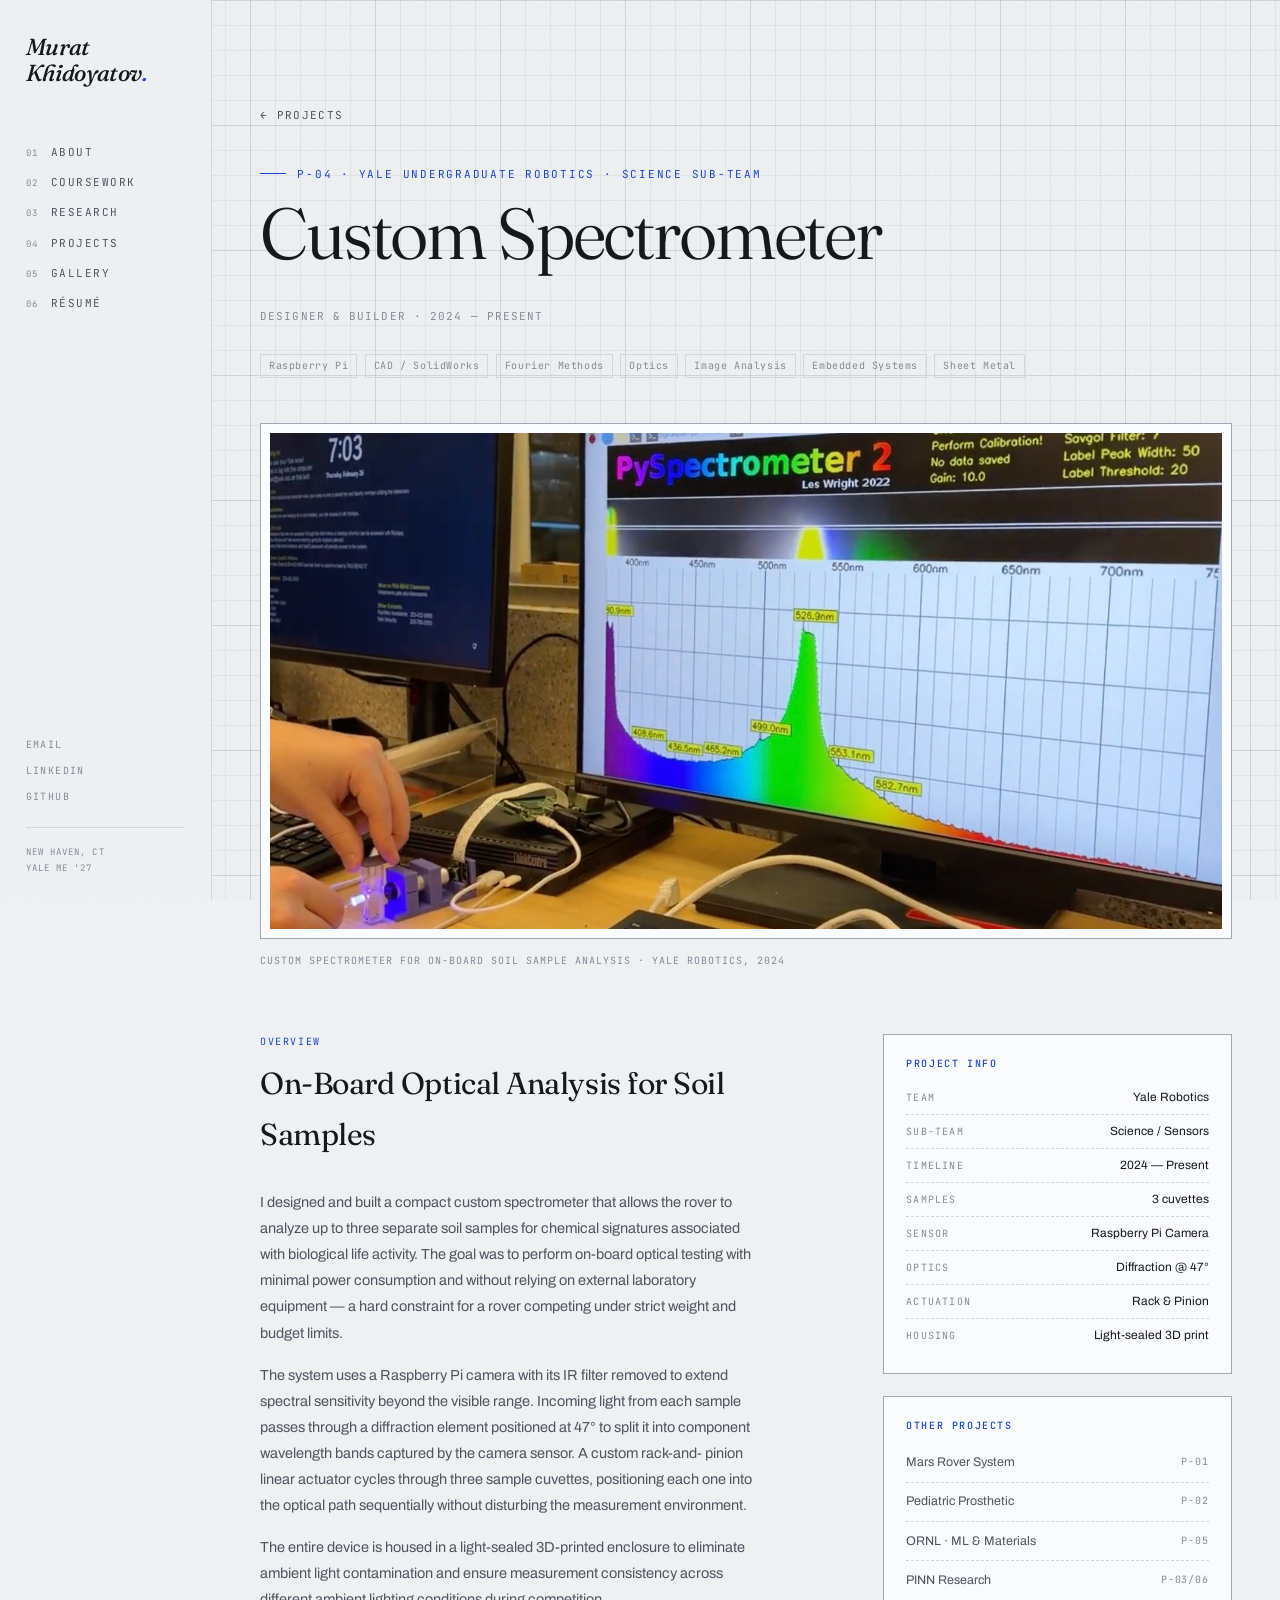
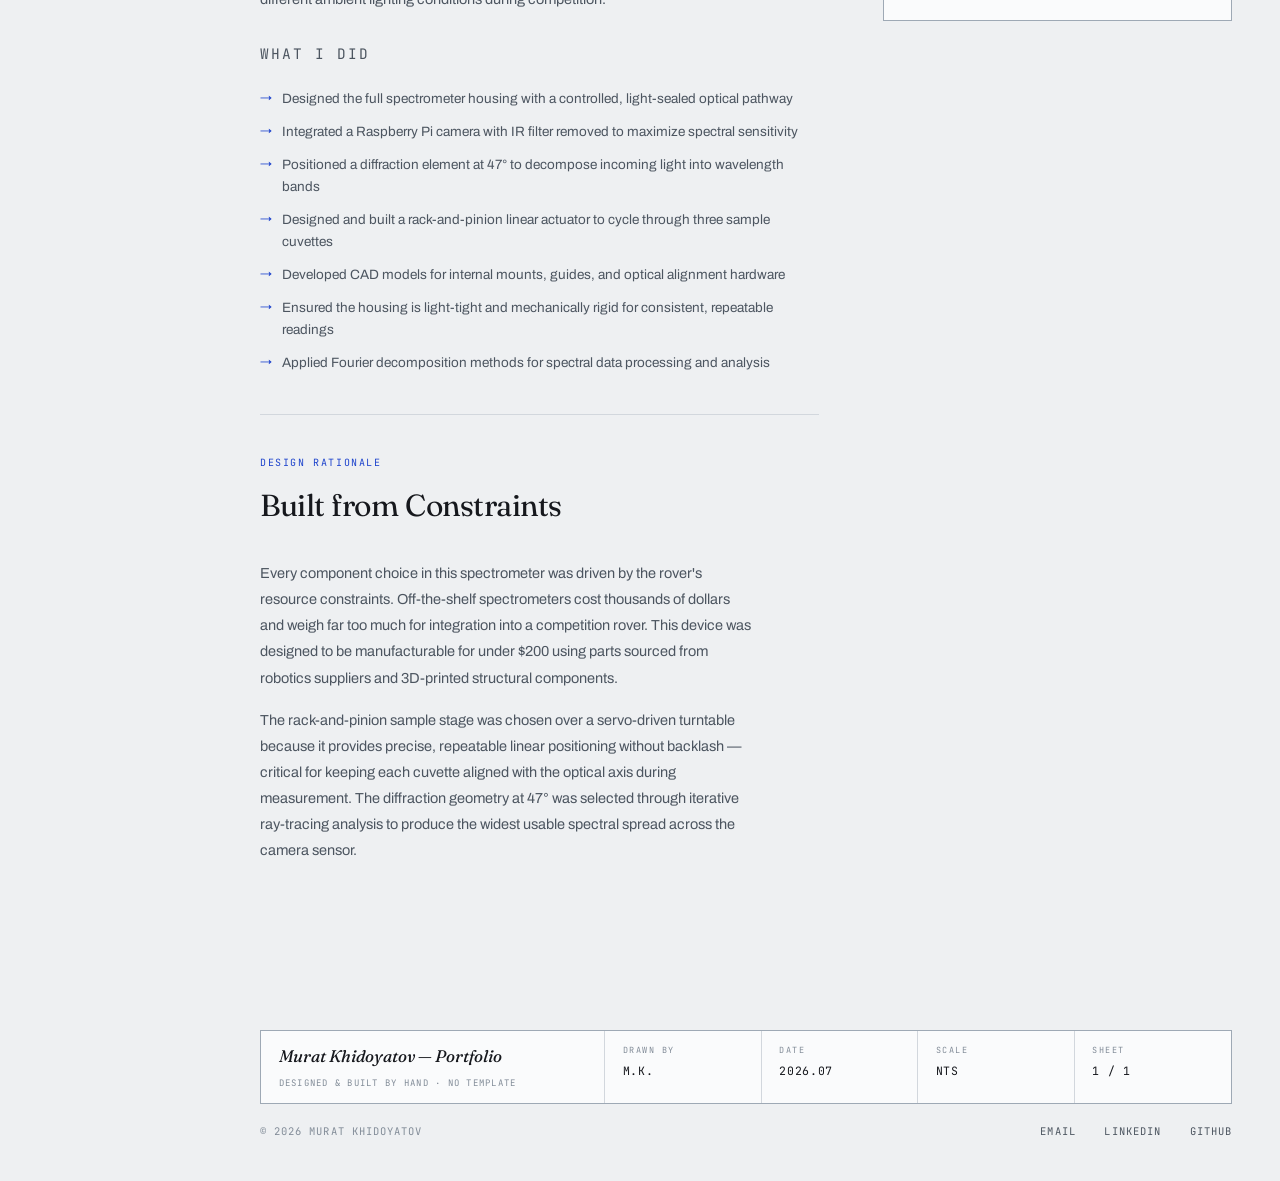
<file: projects/spectrometer.html>
<!DOCTYPE html>
<html lang="en">
<head>
  <meta charset="UTF-8" />
  <meta name="viewport" content="width=device-width, initial-scale=1.0" />
  <meta name="description" content="A from-scratch spectrometer for on-board soil analysis on Yale's Mars rover — Fourier decomposition, image analysis, and custom sheet-metal housing." />
  <title>Custom Spectrometer · Murat Khidoyatov</title>

  <link rel="preconnect" href="https://fonts.googleapis.com" />
  <link rel="preconnect" href="https://fonts.gstatic.com" crossorigin />
  <link href="https://fonts.googleapis.com/css2?family=Fraunces:ital,opsz,wght@0,9..144,300..700;1,9..144,300..700&family=Archivo:wght@400;500;600&family=JetBrains+Mono:wght@400;500&display=swap" rel="stylesheet" />
  <link rel="stylesheet" href="../styles.css" />
  <link rel="icon" type="image/png" href="../favicon.png" />
  <link rel="apple-touch-icon" href="../apple-touch-icon.png" />
  <link rel="canonical" href="https://muratkhid.github.io/MuratKhid/projects/spectrometer.html" />

  <!-- Open Graph -->
  <meta property="og:type" content="article" />
  <meta property="og:title" content="Custom Spectrometer — Murat Khidoyatov" />
  <meta property="og:description" content="A from-scratch spectrometer for on-board soil analysis — Fourier decomposition, image analysis, custom sheet-metal housing." />
  <meta property="og:image" content="https://muratkhid.github.io/MuratKhid/img/spectrometer.jpg" />
  <meta property="og:url" content="https://muratkhid.github.io/MuratKhid/projects/spectrometer.html" />
  <meta property="og:site_name" content="Murat Khidoyatov" />

  <!-- Twitter / X -->
  <meta name="twitter:card" content="summary_large_image" />
  <meta name="twitter:title" content="Custom Spectrometer — Murat Khidoyatov" />
  <meta name="twitter:description" content="A from-scratch spectrometer for on-board soil analysis on Yale's Mars rover." />
  <meta name="twitter:image" content="https://muratkhid.github.io/MuratKhid/img/spectrometer.jpg" />
</head>
<body>
  <div class="grid-bg" aria-hidden="true"></div>
  <div class="noise" aria-hidden="true"></div>

  <!-- Left navigation rail (desktop) -->
  <aside class="rail">
    <a href="../" class="rail__brand">Murat<br />Khidoyatov<span>.</span></a>
    <nav class="rail__nav" aria-label="Sections">
      <a class="rail__link" href="../#about"><i>01</i>About</a>
      <a class="rail__link" href="../coursework.html"><i>02</i>Coursework</a>
      <a class="rail__link" href="../#research"><i>03</i>Research</a>
      <a class="rail__link" href="../#projects"><i>04</i>Projects</a>
      <a class="rail__link" href="../#gallery"><i>05</i>Gallery</a>
      <a class="rail__link" href="../#resume"><i>06</i>Résumé</a>
    </nav>
    <div class="rail__foot">
      <a href="mailto:murat.khidoyatov@yale.edu">Email</a>
      <a href="https://www.linkedin.com/in/muratkhid" target="_blank" rel="noopener">LinkedIn</a>
      <a href="https://github.com/muratkhid" target="_blank" rel="noopener">GitHub</a>
    </div>
    <p class="rail__note">New Haven, CT<br />Yale ME '27</p>
    <span class="rail__progress" id="railProgress" aria-hidden="true"></span>
  </aside>

  <!-- Slim top bar (mobile) -->
  <header class="mbar">
    <a href="../" class="mbar__brand">Murat Khidoyatov<span>.</span></a>
    <button class="nav__burger" id="navBurger" aria-label="Open menu" aria-expanded="false">
      <span></span><span></span><span></span>
    </button>
  </header>

  <!-- Mobile menu -->
  <nav class="mobile-menu" id="mobileMenu" aria-hidden="true">
    <a href="../#about">About</a>
    <a href="../coursework.html">Coursework</a>
    <a href="../#research">Research</a>
    <a href="../#projects">Projects</a>
    <a href="../#gallery">Gallery</a>
    <a href="../#resume">Résumé</a>
  </nav>

  <!-- Hero -->
  <section class="section proj-hero">
    <a href="../#projects" class="proj-back">← projects</a>
    <div class="proj-hero__label">P-04 · Yale Undergraduate Robotics · Science Sub-team</div>
    <h1 class="proj-hero__title">Custom Spectrometer</h1>
    <p class="proj-hero__role">Designer &amp; Builder · 2024 — Present</p>
    <div class="proj-hero__tags">
      <span>Raspberry Pi</span>
      <span>CAD / SolidWorks</span>
      <span>Fourier Methods</span>
      <span>Optics</span>
      <span>Image Analysis</span>
      <span>Embedded Systems</span>
      <span>Sheet Metal</span>
    </div>
  </section>

  <!-- Image -->
  <div class="proj-images">
    <div class="proj-images__grid">
      <img src="../img/spectrometer.jpg" alt="Custom spectrometer build" />
    </div>
    <p class="proj-images__caption">Custom spectrometer for on-board soil sample analysis · Yale Robotics, 2024</p>
  </div>

  <!-- Body -->
  <div class="proj-body">
    <div class="proj-body__grid">

      <main>
        <div class="proj-subsection">
          <div class="proj-subsection__label">overview</div>
          <h2 class="proj-subsection__title">On-Board Optical Analysis for Soil Samples</h2>
          <p>
            I designed and built a compact custom spectrometer that allows the rover to
            analyze up to three separate soil samples for chemical signatures associated
            with biological life activity. The goal was to perform on-board optical testing
            with minimal power consumption and without relying on external laboratory
            equipment — a hard constraint for a rover competing under strict weight and
            budget limits.
          </p>
          <p>
            The system uses a Raspberry Pi camera with its IR filter removed to extend
            spectral sensitivity beyond the visible range. Incoming light from each sample
            passes through a diffraction element positioned at 47° to split it into
            component wavelength bands captured by the camera sensor. A custom rack-and-
            pinion linear actuator cycles through three sample cuvettes, positioning each
            one into the optical path sequentially without disturbing the measurement
            environment.
          </p>
          <p>
            The entire device is housed in a light-sealed 3D-printed enclosure to eliminate
            ambient light contamination and ensure measurement consistency across different
            ambient lighting conditions during competition.
          </p>

          <p class="proj-bullets__label">what I did</p>
          <ul class="proj-bullets">
            <li>Designed the full spectrometer housing with a controlled, light-sealed optical pathway</li>
            <li>Integrated a Raspberry Pi camera with IR filter removed to maximize spectral sensitivity</li>
            <li>Positioned a diffraction element at 47° to decompose incoming light into wavelength bands</li>
            <li>Designed and built a rack-and-pinion linear actuator to cycle through three sample cuvettes</li>
            <li>Developed CAD models for internal mounts, guides, and optical alignment hardware</li>
            <li>Ensured the housing is light-tight and mechanically rigid for consistent, repeatable readings</li>
            <li>Applied Fourier decomposition methods for spectral data processing and analysis</li>
          </ul>
        </div>

        <div class="proj-subsection">
          <div class="proj-subsection__label">design rationale</div>
          <h2 class="proj-subsection__title">Built from Constraints</h2>
          <p>
            Every component choice in this spectrometer was driven by the rover's resource
            constraints. Off-the-shelf spectrometers cost thousands of dollars and weigh
            far too much for integration into a competition rover. This device was designed
            to be manufacturable for under $200 using parts sourced from robotics suppliers
            and 3D-printed structural components.
          </p>
          <p>
            The rack-and-pinion sample stage was chosen over a servo-driven turntable
            because it provides precise, repeatable linear positioning without backlash —
            critical for keeping each cuvette aligned with the optical axis during measurement.
            The diffraction geometry at 47° was selected through iterative ray-tracing
            analysis to produce the widest usable spectral spread across the camera sensor.
          </p>
        </div>
      </main>

      <!-- Sidebar -->
      <aside class="proj-sidebar">
        <div class="proj-sidebar__card">
          <h4>Project Info</h4>
          <div class="card__row"><span>team</span><span>Yale Robotics</span></div>
          <div class="card__row"><span>sub-team</span><span>Science / Sensors</span></div>
          <div class="card__row"><span>timeline</span><span>2024 — Present</span></div>
          <div class="card__row"><span>samples</span><span>3 cuvettes</span></div>
          <div class="card__row"><span>sensor</span><span>Raspberry Pi Camera</span></div>
          <div class="card__row"><span>optics</span><span>Diffraction @ 47°</span></div>
          <div class="card__row"><span>actuation</span><span>Rack &amp; Pinion</span></div>
          <div class="card__row"><span>housing</span><span>Light-sealed 3D print</span></div>
        </div>

        <div class="proj-sidebar__card">
          <h4>Other Projects</h4>
          <a href="mars-rover.html" class="proj-other-link">
            <span>Mars Rover System</span>
            <span class="proj-other-link__num">P-01</span>
          </a>
          <a href="prosthetics.html" class="proj-other-link">
            <span>Pediatric Prosthetic</span>
            <span class="proj-other-link__num">P-02</span>
          </a>
          <a href="ornl.html" class="proj-other-link">
            <span>ORNL · ML &amp; Materials</span>
            <span class="proj-other-link__num">P-05</span>
          </a>
          <a href="research.html" class="proj-other-link">
            <span>PINN Research</span>
            <span class="proj-other-link__num">P-03/06</span>
          </a>
        </div>
      </aside>

    </div>
  </div>

  <footer class="footer">
    <div class="tblock">
      <div class="tblock__cell tblock__cell--wide">
        <span class="tblock__title">Murat Khidoyatov — Portfolio</span>
        <span class="tblock__sub">Designed &amp; built by hand · no template</span>
      </div>
      <div class="tblock__cell">
        <span class="tblock__k">Drawn by</span>
        <span class="tblock__v">M.K.</span>
      </div>
      <div class="tblock__cell">
        <span class="tblock__k">Date</span>
        <span class="tblock__v">2026.07</span>
      </div>
      <div class="tblock__cell">
        <span class="tblock__k">Scale</span>
        <span class="tblock__v">NTS</span>
      </div>
      <div class="tblock__cell">
        <span class="tblock__k">Sheet</span>
        <span class="tblock__v">1 / 1</span>
      </div>
    </div>
    <div class="footer__row">
      <span class="footer__sig">© 2026 Murat Khidoyatov</span>
      <div class="footer__links">
        <a href="mailto:murat.khidoyatov@yale.edu">Email</a>
        <a href="https://www.linkedin.com/in/muratkhid" target="_blank" rel="noopener">LinkedIn</a>
        <a href="https://github.com/muratkhid" target="_blank" rel="noopener">GitHub</a>
      </div>
    </div>
  </footer>

  <script src="../script.js"></script>
</body>
</html>
</file>
<file: styles.css>
/* ─────────────────────────────────────────────────────────────────────────────
   MURAT KHIDOYATOV / PORTFOLIO
   Aesthetic: engineering drawing sheet · warm paper / blueprint dual theme
   Type: Fraunces (display) · Archivo (text) · JetBrains Mono (technical labels)
   ───────────────────────────────────────────────────────────────────────────── */

:root {
  /* paper theme (default) — cool drafting paper + ultramarine ink */
  --bg: #eef0f2;
  --bg-elev: #e3e6ea;
  --bg-card: #fafbfc;
  --border: #d2d7dd;
  --border-strong: #9ea9b5;
  --text: #16181d;
  --text-dim: #4c5560;
  --text-muted: #828c98;
  --accent: #1d43cc;          /* ultramarine — blue-line print ink */
  --accent-soft: rgba(29, 67, 204, 0.08);
  --accent-rgb: 29, 67, 204;
  --line-rgb: 22, 24, 29;     /* ink for canvas linework */
  --success: #2f7d4e;
  --shadow-ink: rgba(22, 24, 29, 0.16);

  --font-mono: 'JetBrains Mono', 'SF Mono', Menlo, Consolas, monospace;
  --font-display: 'Fraunces', 'Times New Roman', serif;
  --font-text: 'Archivo', 'Helvetica Neue', Arial, sans-serif;

  --max-w: 1240px;
  --pad: clamp(1.1rem, 4vw, 3rem);
  --radius: 2px;
}

* { margin: 0; padding: 0; box-sizing: border-box; }

html { scroll-behavior: smooth; }

body {
  font-family: var(--font-text);
  background: var(--bg);
  color: var(--text);
  font-size: 15px;
  line-height: 1.65;
  -webkit-font-smoothing: antialiased;
  overflow-x: hidden;
  position: relative;
  transition: background 0.35s ease, color 0.35s ease;
}

::selection { background: var(--accent); color: var(--bg); }

a:focus-visible, button:focus-visible {
  outline: 2px solid var(--accent);
  outline-offset: 3px;
}

/* technical label — the small mono annotation used everywhere */
.tl {
  font-family: var(--font-mono);
  font-size: 10.5px;
  letter-spacing: 0.14em;
  text-transform: uppercase;
  color: var(--text-muted);
}

/* ── Background: graph-paper grid + faint fiber noise ────────────────────── */

.grid-bg {
  position: fixed;
  inset: 0;
  pointer-events: none;
  z-index: 0;
  background-image:
    linear-gradient(rgba(var(--line-rgb), 0.05) 1px, transparent 1px),
    linear-gradient(90deg, rgba(var(--line-rgb), 0.05) 1px, transparent 1px),
    linear-gradient(rgba(var(--line-rgb), 0.08) 1px, transparent 1px),
    linear-gradient(90deg, rgba(var(--line-rgb), 0.08) 1px, transparent 1px);
  background-size: 25px 25px, 25px 25px, 125px 125px, 125px 125px;
}

.noise {
  position: fixed;
  inset: 0;
  pointer-events: none;
  z-index: 1;
  opacity: 0.05;
  background-image: url("data:image/svg+xml,%3Csvg xmlns='http://www.w3.org/2000/svg' width='200' height='200'%3E%3Cfilter id='n'%3E%3CfeTurbulence baseFrequency='0.85' numOctaves='2' stitchTiles='stitch'/%3E%3C/filter%3E%3Crect width='200' height='200' filter='url(%23n)'/%3E%3C/svg%3E");
}

/* ── Navigation: fixed left rail (desktop) + slim bar (mobile) ───────────── */

.rail {
  position: fixed;
  top: 0; left: 0; bottom: 0;
  width: 212px;
  z-index: 100;
  display: flex;
  flex-direction: column;
  padding: 2.1rem 1.6rem 1.5rem;
  border-right: 1px solid var(--border);
  background: color-mix(in srgb, var(--bg) 90%, transparent);
  backdrop-filter: blur(8px);
  -webkit-backdrop-filter: blur(8px);
}

.rail__brand {
  font-family: var(--font-display);
  font-style: italic;
  font-weight: 480;
  font-size: 1.45rem;
  line-height: 1.12;
  letter-spacing: -0.015em;
  color: var(--text);
  text-decoration: none;
}

.rail__brand span { color: var(--accent); }
.rail__brand:hover { color: var(--accent); }

.rail__nav {
  margin-top: 3.2rem;
  display: flex;
  flex-direction: column;
}

.rail__link {
  display: flex;
  align-items: baseline;
  gap: 0.8em;
  font-family: var(--font-mono);
  font-size: 11px;
  letter-spacing: 0.14em;
  text-transform: uppercase;
  color: var(--text-dim);
  text-decoration: none;
  padding: 0.55em 0;
  position: relative;
  transition: color 0.15s ease, transform 0.2s ease;
}

.rail__link i {
  font-style: normal;
  font-size: 9px;
  color: var(--text-muted);
  width: 1.8em;
  transition: color 0.15s ease;
}

.rail__link:hover { color: var(--text); transform: translateX(3px); }

.rail__link.is-active { color: var(--text); }
.rail__link.is-active i { color: var(--accent); }

.rail__link::after {
  content: '';
  position: absolute;
  right: -1.6rem;
  top: 55%;
  width: 0;
  height: 1px;
  background: var(--accent);
  transition: width 0.25s ease;
}

.rail__link.is-active::after { width: 1.2rem; }

.rail__foot {
  margin-top: auto;
  display: flex;
  flex-direction: column;
  gap: 0.1em;
}

.rail__foot a {
  font-family: var(--font-mono);
  font-size: 10px;
  letter-spacing: 0.14em;
  text-transform: uppercase;
  color: var(--text-muted);
  text-decoration: none;
  padding: 0.4em 0;
  transition: color 0.15s ease;
}

.rail__foot a:hover { color: var(--accent); }

.rail__note {
  margin-top: 1.1rem;
  padding-top: 1rem;
  border-top: 1px solid var(--border);
  font-family: var(--font-mono);
  font-size: 9px;
  letter-spacing: 0.12em;
  text-transform: uppercase;
  color: var(--text-muted);
  line-height: 1.8;
}

.rail__progress {
  position: absolute;
  top: 0;
  right: -1px;
  width: 2px;
  height: 0%;
  background: var(--accent);
}

/* slim top bar — mobile only */
.mbar {
  display: none;
  position: fixed;
  top: 0; left: 0; right: 0;
  z-index: 100;
  align-items: center;
  justify-content: space-between;
  padding: 0.6rem var(--pad);
  background: color-mix(in srgb, var(--bg) 90%, transparent);
  backdrop-filter: blur(10px);
  -webkit-backdrop-filter: blur(10px);
  border-bottom: 1px solid var(--border);
}

.mbar__brand {
  font-family: var(--font-display);
  font-style: italic;
  font-weight: 480;
  font-size: 1.15rem;
  color: var(--text);
  text-decoration: none;
}

.mbar__brand span { color: var(--accent); }

.nav__burger {
  display: none;
  flex-direction: column;
  justify-content: center;
  gap: 4px;
  background: transparent;
  border: 1px solid var(--border-strong);
  border-radius: var(--radius);
  width: 36px;
  height: 34px;
  padding: 0 8px;
  cursor: pointer;
  transition: border-color 0.2s ease;
}

.nav__burger span {
  display: block;
  height: 1.5px;
  background: var(--text);
  transition: transform 0.25s ease, opacity 0.25s ease;
}

.nav__burger:hover { border-color: var(--accent); }
.nav__burger.is-open span:nth-child(1) { transform: translateY(5.5px) rotate(45deg); }
.nav__burger.is-open span:nth-child(2) { opacity: 0; }
.nav__burger.is-open span:nth-child(3) { transform: translateY(-5.5px) rotate(-45deg); }

.mobile-menu {
  display: none;
  position: fixed;
  top: 51px;
  left: 0; right: 0;
  z-index: 99;
  flex-direction: column;
  background: color-mix(in srgb, var(--bg) 95%, transparent);
  backdrop-filter: blur(16px);
  -webkit-backdrop-filter: blur(16px);
  border-bottom: 1px solid var(--border);
  padding: 0.5rem var(--pad) 1rem;
  transform: translateY(-8px);
  opacity: 0;
  pointer-events: none;
  transition: transform 0.25s ease, opacity 0.25s ease;
}

.mobile-menu a {
  text-decoration: none;
  color: var(--text-dim);
  font-family: var(--font-mono);
  font-size: 12px;
  letter-spacing: 0.12em;
  text-transform: uppercase;
  padding: 0.9em 0;
  border-bottom: 1px dashed var(--border);
}

.mobile-menu a:last-child { border-bottom: none; }
.mobile-menu a:hover { color: var(--accent); }

.mobile-menu.is-open {
  transform: translateY(0);
  opacity: 1;
  pointer-events: auto;
}

@media (min-width: 981px) {
  body { padding-left: 212px; }
}

@media (max-width: 980px) {
  .rail { display: none; }
  .mbar { display: flex; }
  .nav__burger { display: flex; }
  .mobile-menu { display: flex; }
  body { padding-top: 51px; }
}

/* ── Hero ────────────────────────────────────────────────────────────────── */

.hero {
  position: relative;
  z-index: 2;
  min-height: 100svh;
  display: flex;
  flex-direction: column;
  justify-content: center;
}

.hero__canvas {
  position: absolute;
  inset: 0;
  z-index: 0;
  pointer-events: none;
}

.hero__inner {
  position: relative;
  z-index: 1;
  width: 100%;
  max-width: var(--max-w);
  margin: 0 auto;
  padding: clamp(3rem, 7vw, 5rem) var(--pad);
}

.hero__label {
  font-family: var(--font-mono);
  font-size: 11px;
  letter-spacing: 0.18em;
  text-transform: uppercase;
  color: var(--text-dim);
  display: flex;
  align-items: center;
  gap: 1em;
  margin-bottom: 2.2rem;
  animation: rise 0.9s ease 0.1s both;
}

.hero__label::before {
  content: '';
  width: 2.6em;
  height: 1px;
  background: var(--accent);
}

.hero__title {
  font-family: var(--font-display);
  font-optical-sizing: auto;
  font-weight: 340;
  font-size: clamp(3.4rem, 11.5vw, 9.5rem);
  line-height: 0.98;
  letter-spacing: -0.035em;
  margin-bottom: 2.4rem;
  text-wrap: balance;
}

.hero__title .title__row {
  display: block;
  animation: rise 1s ease both;
}
.hero__title .title__row:nth-child(1) { animation-delay: 0.2s; }
.hero__title .title__row:nth-child(2) {
  animation-delay: 0.35s;
  margin-left: clamp(2.5rem, 9vw, 10rem);   /* diagonal stagger */
}

.title__ital { font-style: italic; font-weight: 380; }
.title__dot  { color: var(--accent); }

.hero__tag {
  font-family: var(--font-display);
  font-weight: 350;
  font-size: clamp(1.15rem, 2.4vw, 1.6rem);
  line-height: 1.45;
  color: var(--text-dim);
  max-width: 30ch;
  margin-left: clamp(2.5rem, 9vw, 10rem);   /* follows the stagger */
  margin-bottom: 3.2rem;
  animation: rise 1s ease 0.5s both;
}

.hero__tag em { color: var(--text); font-style: italic; }

.hero__meta {
  display: flex;
  flex-wrap: wrap;
  gap: 1.5rem 3.5rem;
  animation: rise 1s ease 0.65s both;
}

.meta__col {
  display: flex;
  flex-direction: column;
  gap: 0.35em;
  border-left: 2px solid var(--accent);
  padding-left: 1rem;
}

@media (max-width: 640px) {
  .hero__title .title__row:nth-child(2) { margin-left: 0; }
  .hero__tag { margin-left: 0; }
}

.meta__label {
  font-family: var(--font-mono);
  font-size: 10px;
  letter-spacing: 0.16em;
  text-transform: uppercase;
  color: var(--text-muted);
}

.meta__value { font-size: 13.5px; color: var(--text); }

.meta__link {
  color: var(--accent);
  text-decoration: none;
  border-bottom: 1px solid transparent;
  transition: border-color 0.15s ease;
}
.meta__link:hover { border-color: var(--accent); }

.pulse {
  display: inline-block;
  width: 8px; height: 8px;
  background: var(--success);
  border-radius: 50%;
  margin-right: 0.55em;
  animation: pulse 2s infinite;
}

@keyframes pulse {
  0%   { box-shadow: 0 0 0 0 color-mix(in srgb, var(--success) 55%, transparent); }
  70%  { box-shadow: 0 0 0 8px transparent; }
  100% { box-shadow: 0 0 0 0 transparent; }
}

.hero__fig {
  position: absolute;
  right: var(--pad);
  bottom: 1.4rem;
  z-index: 1;
  font-family: var(--font-mono);
  font-size: 10px;
  letter-spacing: 0.12em;
  text-transform: uppercase;
  color: var(--text-muted);
  text-align: right;
  animation: fadeIn 1.4s ease 1.2s both;
}

.hero__fig strong { color: var(--accent); font-weight: 500; }

.hero__scroll {
  position: absolute;
  left: var(--pad);
  bottom: 1.4rem;
  z-index: 1;
  font-family: var(--font-mono);
  font-size: 10px;
  letter-spacing: 0.18em;
  text-transform: uppercase;
  color: var(--text-muted);
  animation: fadeIn 1.4s ease 1.2s both;
}

@media (max-width: 640px) {
  .hero__fig { display: none; }
}

@keyframes rise {
  from { opacity: 0; transform: translateY(22px); }
  to   { opacity: 1; transform: translateY(0); }
}
@keyframes fadeIn {
  from { opacity: 0; }
  to   { opacity: 1; }
}

/* ── Marquee ─────────────────────────────────────────────────────────────── */

.marquee {
  position: relative;
  z-index: 2;
  overflow: hidden;
  border-top: 1px solid var(--border-strong);
  border-bottom: 1px solid var(--border-strong);
  background: var(--bg-card);
  padding: 0.85rem 0;
}

.marquee__track {
  display: flex;
  gap: 0;
  width: max-content;
  animation: marquee 36s linear infinite;
}

.marquee:hover .marquee__track { animation-play-state: paused; }

.marquee__seq {
  display: flex;
  align-items: center;
  white-space: nowrap;
  font-family: var(--font-mono);
  font-size: 11px;
  letter-spacing: 0.16em;
  text-transform: uppercase;
  color: var(--text-dim);
}

.marquee__seq span { padding: 0 1.4em; }
.marquee__seq i {
  font-style: normal;
  color: var(--accent);
  font-size: 9px;
}

@keyframes marquee {
  from { transform: translateX(0); }
  to   { transform: translateX(-50%); }
}

/* ── Stats strip ─────────────────────────────────────────────────────────── */

.stats {
  position: relative;
  z-index: 2;
  max-width: var(--max-w);
  margin: 0 auto;
  padding: clamp(3rem, 6vw, 4.5rem) var(--pad) 0;
}

.stats__grid {
  display: grid;
  grid-template-columns: repeat(auto-fit, minmax(200px, 1fr));
  gap: 2.5rem 3rem;
}

.stat {
  display: flex;
  flex-direction: column;
  gap: 0.55em;
  padding-left: 1.1rem;
  border-left: 2px solid var(--accent);
}

.stat__value {
  font-family: var(--font-display);
  font-weight: 340;
  font-size: clamp(2.6rem, 5vw, 3.8rem);
  letter-spacing: -0.03em;
  line-height: 1;
  color: var(--text);
  font-variant-numeric: tabular-nums;
}

.stat__value sup, .stat__value .stat__unit { color: var(--accent); }

.stat__label {
  font-family: var(--font-mono);
  font-size: 10.5px;
  letter-spacing: 0.06em;
  color: var(--text-muted);
  line-height: 1.6;
  text-transform: uppercase;
  max-width: 24ch;
}

/* ── Sections ────────────────────────────────────────────────────────────── */

.section {
  position: relative;
  z-index: 2;
  max-width: var(--max-w);
  margin: 0 auto;
  padding: clamp(4rem, 8vw, 7rem) var(--pad) clamp(3rem, 6vw, 5rem);
}

.section__head {
  position: relative;
  margin-bottom: clamp(2.5rem, 5vw, 4rem);
  padding-top: clamp(2rem, 4vw, 3.2rem);
}

/* giant ghost numeral behind the title */
.section__index {
  position: absolute;
  top: 0;
  left: -0.05em;
  font-family: var(--font-display);
  font-weight: 300;
  font-size: clamp(6rem, 13vw, 10.5rem);
  line-height: 0.8;
  letter-spacing: -0.03em;
  color: transparent;
  -webkit-text-stroke: 1px rgba(var(--line-rgb), 0.18);
  user-select: none;
  pointer-events: none;
}

@supports not (-webkit-text-stroke: 1px black) {
  .section__index { color: var(--bg-elev); }
}

.section__title {
  position: relative;
  font-family: var(--font-display);
  font-style: italic;
  font-weight: 380;
  font-size: clamp(2.4rem, 5.5vw, 4rem);
  letter-spacing: -0.02em;
  line-height: 1.05;
  padding-left: clamp(2.8rem, 7vw, 5.5rem);
}

.section__title::after {
  content: '';
  display: inline-block;
  width: clamp(2.5rem, 6vw, 5rem);
  height: 1px;
  background: var(--accent);
  vertical-align: 0.28em;
  margin-left: 0.35em;
}

/* ── About ───────────────────────────────────────────────────────────────── */

.about__grid {
  display: grid;
  grid-template-columns: 1.5fr 1fr;
  gap: clamp(2.5rem, 5vw, 4.5rem);
  align-items: start;
}

@media (max-width: 860px) {
  .about__grid { grid-template-columns: 1fr; }
}

.about__text p {
  color: var(--text-dim);
  font-size: 16.5px;
  line-height: 1.8;
  margin-bottom: 1.5em;
  max-width: 58ch;
}

.about__text p:first-child::first-letter {
  font-family: var(--font-display);
  font-weight: 400;
  font-size: 3.4em;
  float: left;
  line-height: 0.82;
  padding-right: 0.12em;
  padding-top: 0.06em;
  color: var(--accent);
}

.about__text p:last-child { margin-bottom: 0; }

.hl {
  color: var(--text);
  box-shadow: inset 0 -0.45em var(--accent-soft);
  padding: 0 0.08em;
}

.about__side {
  display: flex;
  flex-direction: column;
  gap: 1.6rem;
  position: sticky;
  top: 2.5rem;
}

/* headshot framed like a drawing detail */
.about__figure {
  position: relative;
  border: 1px solid var(--border-strong);
  background: var(--bg-card);
  padding: 0.65rem;
}

.about__figure::before, .about__figure::after {
  content: '+';
  position: absolute;
  font-family: var(--font-mono);
  font-size: 12px;
  color: var(--accent);
  line-height: 1;
}
.about__figure::before { top: -7px; left: -5px; }
.about__figure::after  { bottom: -7px; right: -5px; }

.about__figure img {
  width: 100%;
  display: block;
  filter: saturate(0.88) contrast(1.02);
}

.about__figure figcaption {
  display: flex;
  justify-content: space-between;
  padding-top: 0.6rem;
  font-family: var(--font-mono);
  font-size: 9.5px;
  letter-spacing: 0.12em;
  text-transform: uppercase;
  color: var(--text-muted);
}

.about__card {
  background: var(--bg-card);
  border: 1px solid var(--border-strong);
  font-size: 12px;
}

.about__card-head {
  font-family: var(--font-mono);
  font-size: 10px;
  letter-spacing: 0.16em;
  text-transform: uppercase;
  color: var(--accent);
  padding: 0.7rem 1.2rem;
  border-bottom: 1px solid var(--border);
}

.about__card-body { padding: 0.4rem 1.2rem 0.7rem; }

.card__row {
  display: flex;
  justify-content: space-between;
  gap: 1rem;
  padding: 0.55em 0;
  border-bottom: 1px dashed var(--border);
}
.card__row:last-child { border-bottom: 0; }
.card__row span:first-child {
  font-family: var(--font-mono);
  font-size: 10px;
  letter-spacing: 0.12em;
  text-transform: uppercase;
  color: var(--text-muted);
  padding-top: 0.2em;
}
.card__row span:last-child { color: var(--text); text-align: right; }

/* ── Research ────────────────────────────────────────────────────────────── */

.research__list { display: flex; flex-direction: column; }

.research__item {
  display: grid;
  grid-template-columns: 200px 1fr;
  gap: 1.5rem 3rem;
  padding: 2.4rem 0;
  border-top: 1px solid var(--border);
}

.research__list .research__item:last-child { border-bottom: 1px solid var(--border); }

@media (max-width: 760px) {
  .research__item { grid-template-columns: 1fr; gap: 0.8rem; }
}

.research__meta {
  display: flex;
  flex-direction: column;
  align-items: flex-start;
  gap: 0.7rem;
}

@media (max-width: 760px) {
  .research__meta { flex-direction: row; align-items: center; }
}

.research__date {
  font-family: var(--font-mono);
  font-size: 11px;
  letter-spacing: 0.1em;
  color: var(--text-dim);
}

.tag {
  display: inline-block;
  padding: 0.3em 0.8em;
  border: 1px solid var(--border-strong);
  font-family: var(--font-mono);
  font-size: 9.5px;
  letter-spacing: 0.12em;
  text-transform: uppercase;
  color: var(--text-dim);
}

.tag--active {
  color: var(--accent);
  border-color: var(--accent);
  background: var(--accent-soft);
}

.research__title {
  font-family: var(--font-display);
  font-weight: 400;
  font-size: clamp(1.35rem, 2.6vw, 1.8rem);
  letter-spacing: -0.015em;
  line-height: 1.2;
  margin-bottom: 0.35em;
}

.research__org {
  font-family: var(--font-mono);
  font-size: 11px;
  letter-spacing: 0.06em;
  color: var(--text-muted);
  margin-bottom: 1.1em;
  text-transform: uppercase;
}

.research__body {
  color: var(--text-dim);
  font-size: 14.5px;
  line-height: 1.75;
  max-width: 64ch;
  margin-bottom: 1.2em;
}

.research__tech { display: flex; flex-wrap: wrap; gap: 0.5em; }

.research__tech span {
  font-family: var(--font-mono);
  font-size: 10px;
  padding: 0.3em 0.8em;
  border: 1px solid var(--border);
  color: var(--text-muted);
  letter-spacing: 0.06em;
}

.publication {
  margin-top: 2.5rem;
  border: 1px solid var(--border-strong);
  background: var(--bg-card);
  position: relative;
}

.publication__label {
  font-family: var(--font-mono);
  font-size: 10px;
  letter-spacing: 0.16em;
  text-transform: uppercase;
  color: var(--accent);
  padding: 0.7rem 1.6rem;
  border-bottom: 1px solid var(--border);
}

.publication__cite {
  color: var(--text);
  font-size: 14.5px;
  line-height: 1.75;
  padding: 1.3rem 1.6rem 1.5rem;
  max-width: 78ch;
}

.publication__cite strong { color: var(--accent); font-weight: 600; }
.publication__cite em { font-family: var(--font-display); }

/* ── Projects — editorial rows ───────────────────────────────────────────── */

.prow {
  display: grid;
  grid-template-columns: 1.1fr 1fr;
  gap: clamp(2rem, 5vw, 4.5rem);
  align-items: center;
  padding: clamp(2.8rem, 6vw, 4.5rem) 0;
  border-top: 1px solid var(--border);
}

.prow:nth-of-type(even) .prow__media { order: 2; }

@media (max-width: 820px) {
  .prow { grid-template-columns: 1fr; gap: 1.6rem; }
  .prow:nth-of-type(even) .prow__media { order: 0; }
}

.prow__media {
  position: relative;
  display: block;
  border: 1px solid var(--border-strong);
  background: var(--bg-card);
  padding: 0.65rem;
  transition: border-color 0.25s ease, box-shadow 0.25s ease, transform 0.25s ease;
}

.prow__media:hover {
  border-color: var(--accent);
  transform: translateY(-3px);
  box-shadow: 0 18px 40px -18px var(--shadow-ink);
}

.prow__media .prow__imgwrap {
  overflow: hidden;
  aspect-ratio: 16 / 10.5;
  background: var(--bg-elev);
}

.prow__media img {
  width: 100%;
  height: 100%;
  object-fit: cover;
  display: block;
  filter: saturate(0.88);
  transition: transform 0.6s cubic-bezier(0.2, 0.6, 0.2, 1), filter 0.4s ease;
}

.prow__media:hover img { transform: scale(1.045); filter: saturate(1); }

.prow__fig {
  position: absolute;
  top: -0.75em;
  left: 1.1rem;
  font-family: var(--font-mono);
  font-size: 10px;
  letter-spacing: 0.14em;
  text-transform: uppercase;
  color: var(--accent);
  background: var(--bg);
  padding: 0 0.7em;
}

.prow__index {
  font-family: var(--font-display);
  font-weight: 300;
  font-size: clamp(3.4rem, 6.5vw, 5.5rem);
  line-height: 0.9;
  letter-spacing: -0.03em;
  color: transparent;
  -webkit-text-stroke: 1px color-mix(in srgb, var(--text) 38%, transparent);
  margin-bottom: 0.25em;
}

@supports not (-webkit-text-stroke: 1px black) {
  .prow__index { color: var(--border-strong); }
}

.prow__role {
  font-family: var(--font-mono);
  font-size: 10.5px;
  letter-spacing: 0.14em;
  text-transform: uppercase;
  color: var(--text-muted);
  margin-bottom: 0.9em;
}

.prow__title {
  font-family: var(--font-display);
  font-weight: 380;
  font-size: clamp(1.7rem, 3.4vw, 2.5rem);
  letter-spacing: -0.02em;
  line-height: 1.08;
  margin-bottom: 0.6em;
}

.prow__title a {
  color: inherit;
  text-decoration: none;
  background-image: linear-gradient(var(--accent), var(--accent));
  background-repeat: no-repeat;
  background-size: 0% 2px;
  background-position: 0 96%;
  transition: background-size 0.3s ease;
}

.prow__title a:hover { background-size: 100% 2px; }

.prow__body {
  color: var(--text-dim);
  font-size: 14.5px;
  line-height: 1.75;
  max-width: 52ch;
  margin-bottom: 1.3em;
}

.prow__tech {
  display: flex;
  flex-wrap: wrap;
  gap: 0.5em;
  margin-bottom: 1.6em;
}

.prow__tech span {
  font-family: var(--font-mono);
  font-size: 10px;
  padding: 0.3em 0.8em;
  border: 1px solid var(--border);
  color: var(--text-muted);
  letter-spacing: 0.06em;
}

.prow__link {
  font-family: var(--font-mono);
  font-size: 11px;
  letter-spacing: 0.14em;
  text-transform: uppercase;
  color: var(--accent);
  text-decoration: none;
  display: inline-flex;
  align-items: center;
  gap: 0.6em;
}

.prow__link::after {
  content: '→';
  transition: transform 0.2s ease;
}

.prow__link:hover::after { transform: translateX(5px); }

/* ── Gallery / horizontal scroll ─────────────────────────────────────────── */

.section--gallery { padding-bottom: 0.5rem; }

.gallery__hint {
  font-family: var(--font-mono);
  font-size: 11px;
  letter-spacing: 0.1em;
  color: var(--text-muted);
  text-transform: uppercase;
}

.hscroll {
  position: relative;
  height: 460vh;
  background: transparent;
  z-index: 2;
}

.hscroll__sticky {
  position: sticky;
  top: 0;
  height: 100vh;
  overflow: hidden;
  display: flex;
  flex-direction: column;
  justify-content: center;
}

.hscroll__track {
  display: flex;
  align-items: center;
  gap: 2.2rem;
  padding-left: var(--pad);
  padding-right: var(--pad);
  will-change: transform;
}

.hscroll__slide {
  flex: 0 0 auto;
  display: flex;
  flex-direction: column;
  gap: 0;
  max-width: min(55vw, 720px);
  border: 1px solid var(--border-strong);
  background: var(--bg-card);
  padding: 0.65rem;
}

.hscroll__slide img {
  height: min(56vh, 500px);
  width: auto;
  max-width: 100%;
  display: block;
  background: var(--bg-elev);
  object-fit: contain;
}

.hscroll__slide figcaption {
  font-family: var(--font-mono);
  font-size: 10px;
  color: var(--text-muted);
  letter-spacing: 0.12em;
  text-transform: uppercase;
  display: flex;
  align-items: baseline;
  gap: 1em;
  padding-top: 0.65rem;
}

.cap__num { color: var(--accent); letter-spacing: 0.14em; }

.hscroll__progress {
  position: absolute;
  bottom: 4vh;
  left: var(--pad);
  right: var(--pad);
  height: 1px;
  background: var(--border-strong);
  overflow: visible;
}

.hscroll__progress-fill {
  height: 3px;
  margin-top: -1px;
  width: 0%;
  background: var(--accent);
  transition: width 0.05s linear;
}

@media (max-width: 720px) {
  .hscroll { height: auto; }
  .hscroll__sticky { position: static; height: auto; padding: 1rem 0 2rem; }
  .hscroll__track {
    overflow-x: auto;
    scroll-snap-type: x mandatory;
    padding-bottom: 1rem;
  }
  .hscroll__track::-webkit-scrollbar { display: none; }
  .hscroll__slide { scroll-snap-align: start; max-width: 88vw; }
  .hscroll__slide img { height: 46vh; }
  .hscroll__progress { display: none; }
}

/* ── Résumé ──────────────────────────────────────────────────────────────── */

.resume__intro {
  color: var(--text-dim);
  font-size: 15px;
  margin-bottom: 2.4rem;
  max-width: 58ch;
}

.resume__grid {
  display: grid;
  grid-template-columns: repeat(auto-fit, minmax(300px, 1fr));
  gap: 1.6rem;
}

.resume__card {
  text-decoration: none;
  background: var(--bg-card);
  border: 1px solid var(--border-strong);
  color: var(--text);
  transition: transform 0.25s ease, box-shadow 0.25s ease, border-color 0.25s ease;
  position: relative;
}

.resume__card:hover {
  border-color: var(--accent);
  transform: translateY(-4px);
  box-shadow: 0 22px 44px -20px var(--shadow-ink);
}

.resume__tag {
  display: flex;
  justify-content: space-between;
  align-items: center;
  font-family: var(--font-mono);
  font-size: 10px;
  letter-spacing: 0.16em;
  text-transform: uppercase;
  color: var(--text-muted);
  padding: 0.75rem 1.6rem;
  border-bottom: 1px solid var(--border);
}

.resume__icon {
  color: var(--accent);
  font-size: 14px;
  transition: transform 0.25s ease;
}

.resume__card:hover .resume__icon { transform: translate(3px, 3px); }

.resume__body { padding: 1.4rem 1.6rem 1.6rem; }

.resume__body h3 {
  font-family: var(--font-display);
  font-weight: 400;
  font-size: 1.5rem;
  letter-spacing: -0.015em;
  margin-bottom: 0.45em;
}

.resume__body p {
  color: var(--text-dim);
  font-size: 13.5px;
  line-height: 1.7;
  margin-bottom: 1.4em;
}

.resume__cta {
  font-family: var(--font-mono);
  font-size: 10.5px;
  color: var(--accent);
  letter-spacing: 0.14em;
  text-transform: uppercase;
  border-bottom: 1px solid var(--accent);
  padding-bottom: 2px;
}

/* ── Footer — drawing title block ────────────────────────────────────────── */

.footer {
  position: relative;
  z-index: 2;
  max-width: var(--max-w);
  margin: 0 auto;
  padding: clamp(3rem, 6vw, 5rem) var(--pad) 2.5rem;
}

.tblock {
  border: 1.5px solid var(--border-strong);
  background: var(--bg-card);
  display: grid;
  grid-template-columns: 2.2fr 1fr 1fr 1fr 1fr;
}

.tblock__cell {
  padding: 0.8rem 1.1rem;
  border-right: 1px solid var(--border);
  display: flex;
  flex-direction: column;
  gap: 0.3em;
  min-width: 0;
}

.tblock__cell:last-child { border-right: none; }

.tblock__cell--wide {
  justify-content: center;
}

.tblock__k {
  font-family: var(--font-mono);
  font-size: 8.5px;
  letter-spacing: 0.18em;
  text-transform: uppercase;
  color: var(--text-muted);
}

.tblock__v {
  font-family: var(--font-mono);
  font-size: 11.5px;
  letter-spacing: 0.06em;
  color: var(--text);
  white-space: nowrap;
  overflow: hidden;
  text-overflow: ellipsis;
}

.tblock__title {
  font-family: var(--font-display);
  font-style: italic;
  font-weight: 450;
  font-size: 1.05rem;
  color: var(--text);
}

.tblock__sub {
  font-family: var(--font-mono);
  font-size: 9px;
  letter-spacing: 0.14em;
  text-transform: uppercase;
  color: var(--text-muted);
}

.footer__row {
  display: flex;
  flex-wrap: wrap;
  justify-content: space-between;
  align-items: center;
  gap: 1rem;
  padding-top: 1.2rem;
  font-family: var(--font-mono);
  font-size: 10.5px;
  letter-spacing: 0.1em;
  text-transform: uppercase;
  color: var(--text-muted);
}

.footer__links { display: flex; gap: 1.8rem; }

.footer__links a {
  color: var(--text-dim);
  text-decoration: none;
  transition: color 0.15s ease;
}
.footer__links a:hover { color: var(--accent); }

@media (max-width: 840px) {
  .tblock { grid-template-columns: 1fr 1fr; }
  .tblock__cell--wide { grid-column: 1 / -1; border-bottom: 1px solid var(--border); }
  .tblock__cell { border-bottom: 1px solid var(--border); }
  .tblock__cell:nth-child(2n+1) { border-right: none; }
  .tblock__cell:nth-last-child(-n+2) { border-bottom: none; }
}

/* ── Project detail pages ────────────────────────────────────────────────── */

.proj-back {
  display: inline-flex;
  align-items: center;
  gap: 0.6em;
  font-family: var(--font-mono);
  font-size: 11px;
  letter-spacing: 0.12em;
  text-transform: uppercase;
  color: var(--text-dim);
  text-decoration: none;
  margin-bottom: 2.5rem;
  transition: color 0.15s ease;
}
.proj-back:hover { color: var(--accent); }

.proj-hero { padding-bottom: 0; }

.proj-hero__label {
  font-family: var(--font-mono);
  font-size: 11px;
  color: var(--accent);
  letter-spacing: 0.16em;
  text-transform: uppercase;
  margin-bottom: 1.2em;
  display: flex;
  align-items: center;
  gap: 1em;
}

.proj-hero__label::before {
  content: '';
  width: 2.4em;
  height: 1px;
  background: var(--accent);
}

.proj-hero__title {
  font-family: var(--font-display);
  font-weight: 340;
  font-size: clamp(2.4rem, 6vw, 4.5rem);
  letter-spacing: -0.03em;
  line-height: 1.04;
  margin-bottom: 0.5em;
  max-width: 20ch;
}

.proj-hero__role {
  font-family: var(--font-mono);
  font-size: 11px;
  letter-spacing: 0.1em;
  text-transform: uppercase;
  color: var(--text-muted);
  margin-bottom: 1.8rem;
}

.proj-hero__tags { display: flex; flex-wrap: wrap; gap: 0.5em; }

.proj-hero__tags span {
  font-family: var(--font-mono);
  font-size: 10px;
  padding: 0.3em 0.8em;
  border: 1px solid var(--border);
  color: var(--text-muted);
  letter-spacing: 0.06em;
}

.proj-images {
  position: relative;
  z-index: 2;
  max-width: var(--max-w);
  margin: 0 auto;
  padding: 2.8rem var(--pad) 0;
}

.proj-images__grid { display: grid; gap: 1.2rem; }
.proj-images__grid--two { grid-template-columns: 1fr 1fr; }

@media (max-width: 640px) {
  .proj-images__grid--two { grid-template-columns: 1fr; }
}

.proj-images__grid img {
  width: 100%;
  height: auto;
  display: block;
  border: 1px solid var(--border-strong);
  background: var(--bg-card);
  padding: 0.55rem;
}

.proj-images__caption {
  font-family: var(--font-mono);
  font-size: 10px;
  color: var(--text-muted);
  margin-top: 0.9rem;
  letter-spacing: 0.1em;
  text-transform: uppercase;
}

.proj-body {
  position: relative;
  z-index: 2;
  max-width: var(--max-w);
  margin: 0 auto;
  padding: clamp(2rem, 5vw, 4rem) var(--pad) clamp(3rem, 7vw, 6rem);
}

.proj-body__grid {
  display: grid;
  grid-template-columns: 1.6fr 1fr;
  gap: 4rem;
  align-items: start;
}

@media (max-width: 860px) {
  .proj-body__grid { grid-template-columns: 1fr; gap: 2.5rem; }
}

.proj-subsection {
  border-top: 1px solid var(--border);
  padding-top: 2.5rem;
  margin-top: 2.5rem;
}

.proj-subsection:first-child { border-top: none; padding-top: 0; margin-top: 0; }

.proj-subsection__label {
  font-family: var(--font-mono);
  font-size: 10px;
  color: var(--accent);
  letter-spacing: 0.16em;
  text-transform: uppercase;
  margin-bottom: 0.8em;
}

.proj-subsection__title {
  font-family: var(--font-display);
  font-weight: 400;
  font-size: clamp(1.4rem, 2.8vw, 1.9rem);
  letter-spacing: -0.015em;
  margin-bottom: 1em;
}

.proj-subsection p {
  color: var(--text-dim);
  font-size: 14.5px;
  line-height: 1.8;
  margin-bottom: 1.1em;
  max-width: 62ch;
}

.proj-subsection p:last-of-type { margin-bottom: 0; }

.proj-bullets {
  list-style: none;
  display: flex;
  flex-direction: column;
  gap: 0.7em;
  margin-top: 1.4em;
}

.proj-bullets li {
  color: var(--text-dim);
  font-size: 13.5px;
  line-height: 1.65;
  padding-left: 1.6em;
  position: relative;
}

.proj-bullets li::before {
  content: '→';
  position: absolute;
  left: 0;
  color: var(--accent);
  font-size: 12px;
}

.proj-bullets__label {
  font-family: var(--font-mono);
  font-size: 10px;
  color: var(--text-muted);
  letter-spacing: 0.14em;
  text-transform: uppercase;
  margin-top: 2em;
  margin-bottom: 0.6em;
}

.proj-sidebar {
  position: sticky;
  top: 2.5rem;
  display: flex;
  flex-direction: column;
  gap: 1.4rem;
}

.proj-sidebar__card {
  background: var(--bg-card);
  border: 1px solid var(--border-strong);
  padding: 1.3rem 1.4rem;
  font-size: 12px;
}

.proj-sidebar__card h4 {
  font-family: var(--font-mono);
  font-weight: 500;
  font-size: 10px;
  letter-spacing: 0.16em;
  text-transform: uppercase;
  margin-bottom: 0.9em;
  color: var(--accent);
}

.proj-sidebar__card .card__row { font-size: 12px; }

.proj-other-link {
  display: flex;
  align-items: center;
  justify-content: space-between;
  text-decoration: none;
  color: var(--text-dim);
  font-size: 12.5px;
  padding: 0.7em 0;
  border-bottom: 1px dashed var(--border);
  transition: color 0.15s ease;
}

.proj-other-link:last-child { border-bottom: none; }
.proj-other-link:hover { color: var(--accent); }

.proj-other-link__num {
  font-family: var(--font-mono);
  font-size: 10px;
  color: var(--text-muted);
  letter-spacing: 0.08em;
}

/* ── Framework animation (research page) ─────────────────────────────────── */

.framework-viz {
  position: relative;
  z-index: 2;
  max-width: var(--max-w);
  margin: 0 auto;
  padding: 2.8rem var(--pad) 0;
}

.framework-viz__label {
  font-family: var(--font-mono);
  font-size: 10px;
  color: var(--accent);
  letter-spacing: 0.16em;
  text-transform: uppercase;
  margin-bottom: 0.8em;
}

#frameworkCanvas {
  width: 100%;
  display: block;
  border: 1px solid var(--border-strong);
  background: #0d1117;
}

@media (max-width: 560px) {
  #frameworkCanvas { min-height: 260px; }
}

/* ── Arm demo (mars rover page) ──────────────────────────────────────────── */

.arm-demo {
  max-width: var(--max-w);
  margin: 0 auto;
  padding: 2.8rem var(--pad) 0;
}

.arm-demo__label {
  font-family: var(--font-mono);
  font-size: 10px;
  color: var(--accent);
  letter-spacing: 0.16em;
  text-transform: uppercase;
  margin-bottom: 0.8em;
}

#armCanvas {
  width: 100%;
  display: block;
  border: 1px solid var(--border-strong);
  background: #0d1117;
  cursor: grab;
  touch-action: none;
}

#armCanvas:active { cursor: grabbing; }

.arm-demo__controls {
  margin-top: 1.25rem;
  background: var(--bg-card);
  border: 1px solid var(--border-strong);
  padding: 1.25rem 1.5rem;
}

.arm-demo__toprow {
  display: flex;
  align-items: center;
  gap: 1rem;
  margin-bottom: 1.25rem;
  flex-wrap: wrap;
}

.arm-demo__btn {
  font-family: var(--font-mono);
  font-size: 10.5px;
  letter-spacing: 0.1em;
  text-transform: uppercase;
  color: var(--bg);
  background: var(--accent);
  border: none;
  border-radius: var(--radius);
  padding: 0.6em 1.1em;
  cursor: pointer;
  transition: opacity 0.15s;
  white-space: nowrap;
}

.arm-demo__btn:hover { opacity: 0.85; }

.arm-demo__hint {
  font-family: var(--font-mono);
  font-size: 10.5px;
  color: var(--text-muted);
  line-height: 1.5;
}

.arm-demo__sliders {
  display: grid;
  grid-template-columns: repeat(auto-fit, minmax(200px, 1fr));
  gap: 1rem 2rem;
}

.arm-demo__slider-row { display: flex; flex-direction: column; gap: 0.35rem; }

.arm-demo__slider-row label {
  font-family: var(--font-mono);
  font-size: 10px;
  color: var(--text-dim);
  letter-spacing: 0.1em;
  text-transform: uppercase;
  display: flex;
  justify-content: space-between;
}

.arm-demo__slider-row label span {
  color: var(--accent);
  font-variant-numeric: tabular-nums;
}

.arm-demo__slider-row input[type="range"] {
  -webkit-appearance: none;
  appearance: none;
  width: 100%;
  height: 3px;
  background: var(--border-strong);
  border-radius: 2px;
  outline: none;
  cursor: pointer;
}

.arm-demo__slider-row input[type="range"]::-webkit-slider-thumb {
  -webkit-appearance: none;
  appearance: none;
  width: 14px;
  height: 14px;
  border-radius: 50%;
  background: var(--accent);
  cursor: pointer;
  transition: transform 0.1s;
}

.arm-demo__slider-row input[type="range"]::-webkit-slider-thumb:hover {
  transform: scale(1.25);
}

.arm-demo__slider-row input[type="range"]::-moz-range-thumb {
  width: 14px;
  height: 14px;
  border-radius: 50%;
  background: var(--accent);
  border: none;
  cursor: pointer;
}

@media (max-width: 560px) {
  .arm-demo__sliders { grid-template-columns: 1fr; }
  .arm-demo__toprow { flex-direction: column; align-items: flex-start; }
}

/* ── Reduced motion ──────────────────────────────────────────────────────── */

@media (prefers-reduced-motion: reduce) {
  *, *::before, *::after {
    animation-duration: 0.01ms !important;
    transition-duration: 0.01ms !important;
  }
  .hscroll { height: auto; }
  .hscroll__sticky { position: static; height: auto; }
  .hscroll__track { flex-wrap: wrap; transform: none !important; }
  .marquee__track { animation: none; }
  .hero__canvas { display: none; }
}
</file>
